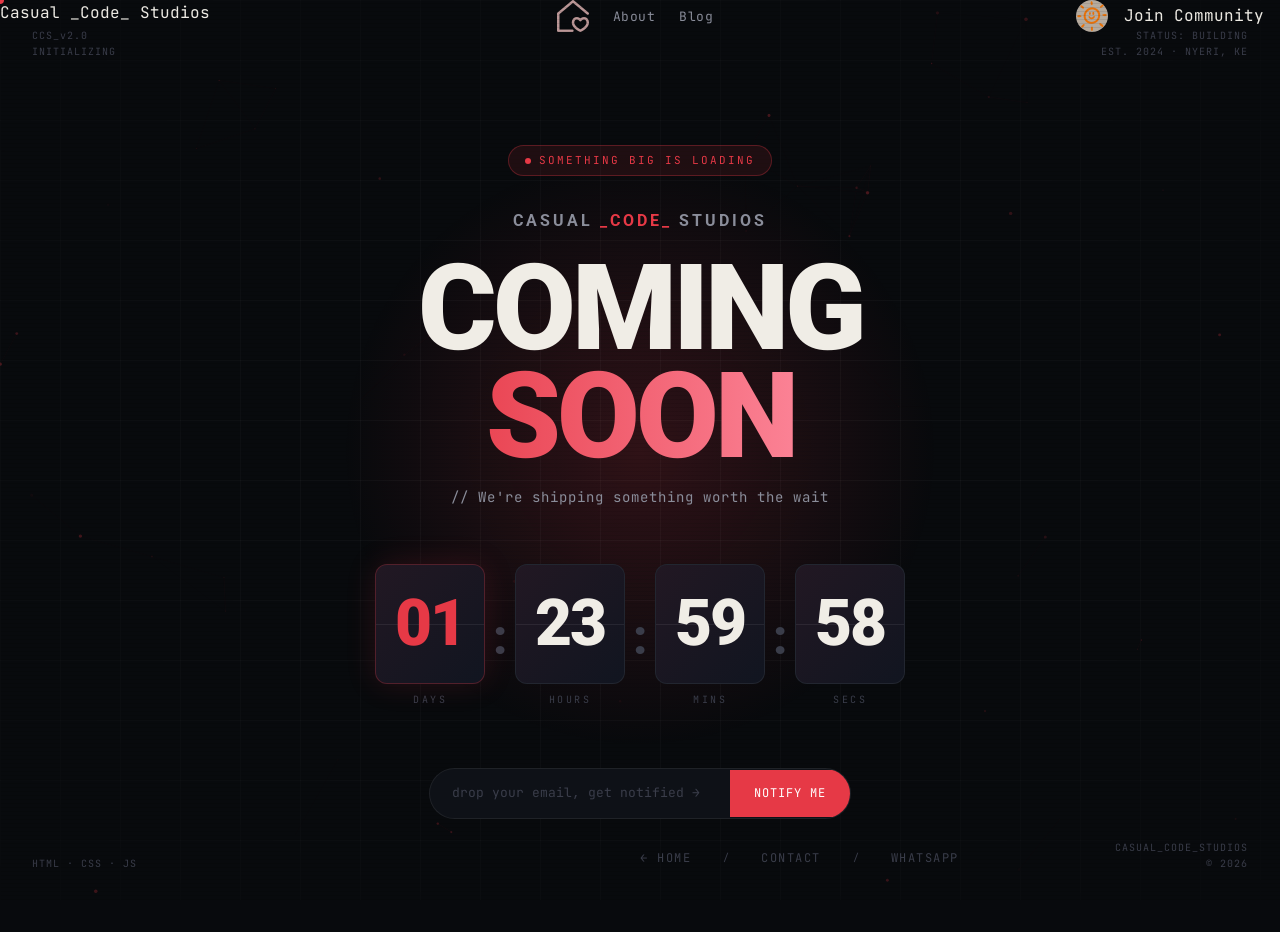
<file: admin.html>
<!DOCTYPE html>
<html lang="en">
<head>
  <meta charset="UTF-8">
  <meta name="viewport" content="width=device-width, initial-scale=1.0">
  <meta name="robots" content="noindex, nofollow, noarchive">
  <title>Admin — Casual Code Studios</title>
  <link rel="preconnect" href="https://fonts.googleapis.com">
  <link rel="preconnect" href="https://fonts.gstatic.com" crossorigin>
  <link rel="stylesheet" href="style.css">
  <link href="https://fonts.googleapis.com/css2?family=JetBrains+Mono:ital,wght@0,400;0,500;0,700;1,400&family=Roboto:wght@300;400;700;900&display=swap" rel="stylesheet">
  <style>
    :root {
      --red:       #e63946;
      --red-dark:  #9b1c2a;
      --red-glow:  rgba(230, 57, 70, 0.35);
      --red-soft:  rgba(230, 57, 70, 0.10);
      --bg:        #080a0d;
      --bg-2:      #0e1117;
      --bg-card:   #111520;
      --border:    rgba(255,255,255,0.07);
      --border-red:rgba(230, 57, 70, 0.3);
      --text:      #f0ede6;
      --muted:     #8a8d9a;
      --dim:       #3a3d4a;
      --mono:      'JetBrains Mono', monospace;
      --display:   'Roboto', sans-serif;
    }

    *, *::before, *::after { margin: 0; padding: 0; box-sizing: border-box; }

    html, body {
      height: 100%;
      background: var(--bg);
      color: var(--text);
      font-family: var(--mono);
      overflow: hidden;
    }

    /* ── CANVAS BACKGROUND ── */
    canvas#particles {
      position: fixed;
      inset: 0;
      z-index: 0;
      opacity: 0.5;
    }

    /* ── GRID LINES ── */
    .grid {
      position: fixed;
      inset: 0;
      z-index: 1;
      background-image:
        linear-gradient(rgba(255,255,255,0.03) 1px, transparent 1px),
        linear-gradient(90deg, rgba(255,255,255,0.03) 1px, transparent 1px);
      background-size: 60px 60px;
      mask-image: radial-gradient(ellipse 80% 80% at 50% 50%, black 20%, transparent 100%);
    }

    /* ── RED GLOW BLOB ── */
    .blob {
      position: fixed;
      width: 600px; height: 600px;
      border-radius: 50%;
      background: radial-gradient(circle, rgba(230,57,70,0.18) 0%, transparent 70%);
      top: 50%; left: 50%;
      transform: translate(-50%, -50%);
      z-index: 1;
      animation: pulse-blob 6s ease-in-out infinite;
    }
    @keyframes pulse-blob {
      0%, 100% { transform: translate(-50%, -50%) scale(1); opacity: 0.8; }
      50%       { transform: translate(-50%, -50%) scale(1.15); opacity: 1; }
    }

    /* ── SCAN LINE ── */
    .scanline {
      position: fixed;
      inset: 0;
      z-index: 2;
      background: repeating-linear-gradient(
        to bottom,
        transparent 0px,
        transparent 3px,
        rgba(0,0,0,0.08) 3px,
        rgba(0,0,0,0.08) 4px
      );
      pointer-events: none;
    }

    /* ── MAIN WRAPPER ── */
    .stage {
      position: relative;
      z-index: 10;
      height: 100vh;
      display: flex;
      flex-direction: column;
      align-items: center;
      justify-content: center;
      padding: 40px 24px;
      gap: 0;
    }

    /* ── TOP TAG ── */
    .tag {
      display: inline-flex;
      align-items: center;
      gap: 8px;
      padding: 6px 16px;
      border: 1px solid var(--border-red);
      border-radius: 50px;
      background: var(--red-soft);
      font-size: 11px;
      letter-spacing: 2px;
      text-transform: uppercase;
      color: var(--red);
      margin-bottom: 32px;
      opacity: 0;
      animation: fade-up 0.6s 0.2s ease forwards;
    }
    .tag-dot {
      width: 6px; height: 6px;
      border-radius: 50%;
      background: var(--red);
      animation: blink-dot 1.4s ease-in-out infinite;
    }
    @keyframes blink-dot {
      0%,100% { opacity: 1; } 50% { opacity: 0.2; }
    }

    /* ── LOGO ── */
    .logo {
      font-family: var(--display);
      font-size: clamp(13px, 2vw, 16px);
      font-weight: 700;
      letter-spacing: 3px;
      text-transform: uppercase;
      color: var(--muted);
      margin-bottom: 20px;
      opacity: 0;
      animation: fade-up 0.6s 0.35s ease forwards;
    }
    .logo span { color: var(--red); }

    /* ── HEADLINE ── */
    .headline {
      font-family: var(--display);
      font-size: clamp(52px, 10vw, 120px);
      font-weight: 900;
      line-height: 0.9;
      letter-spacing: -4px;
      text-transform: uppercase;
      text-align: center;
      margin-bottom: 16px;
      opacity: 0;
      animation: fade-up 0.7s 0.5s ease forwards;
    }
    .headline .line1 { display: block; color: var(--text); }
    .headline .line2 {
      display: block;
      background: linear-gradient(90deg, var(--red) 0%, #ff8fa3 50%, var(--red) 100%);
      background-size: 200%;
      -webkit-background-clip: text;
      -webkit-text-fill-color: transparent;
      background-clip: text;
      animation: gradient-slide 3s linear infinite, fade-up 0.7s 0.5s ease forwards;
    }
    @keyframes gradient-slide {
      0% { background-position: 0% } 100% { background-position: 200%; }
    }

    /* ── SUBLINE ── */
    .subline {
      font-size: clamp(12px, 1.5vw, 14px);
      color: var(--muted);
      letter-spacing: 1px;
      margin-bottom: 56px;
      opacity: 0;
      animation: fade-up 0.6s 0.65s ease forwards;
    }

    /* ── COUNTDOWN ── */
    .countdown {
      display: flex;
      align-items: flex-start;
      gap: 8px;
      margin-bottom: 60px;
      opacity: 0;
      animation: fade-up 0.7s 0.8s ease forwards;
    }
    .count-block {
      display: flex;
      flex-direction: column;
      align-items: center;
      gap: 8px;
    }
    .count-card {
      position: relative;
      width: clamp(72px, 14vw, 110px);
      height: clamp(80px, 15vw, 120px);
      background: var(--bg-card);
      border: 1px solid var(--border);
      border-radius: 12px;
      display: flex;
      align-items: center;
      justify-content: center;
      overflow: hidden;
    }
    .count-card::before {
      content: '';
      position: absolute;
      inset: 0;
      background: linear-gradient(135deg, rgba(230,57,70,0.08), transparent);
    }
    .count-card::after {
      content: '';
      position: absolute;
      top: 50%; left: 0; right: 0;
      height: 1px;
      background: var(--border);
    }
    .count-num {
      font-family: var(--display);
      font-size: clamp(36px, 8vw, 64px);
      font-weight: 900;
      color: var(--text);
      letter-spacing: -2px;
      position: relative;
      z-index: 2;
      transition: transform 0.2s ease;
    }
    .count-num.flip {
      animation: flip-num 0.35s ease;
    }
    @keyframes flip-num {
      0%   { transform: translateY(0) scaleY(1); opacity: 1; }
      50%  { transform: translateY(-12px) scaleY(0.6); opacity: 0; }
      51%  { transform: translateY(12px) scaleY(0.6); opacity: 0; }
      100% { transform: translateY(0) scaleY(1); opacity: 1; }
    }
    .count-label {
      font-size: 10px;
      letter-spacing: 2.5px;
      text-transform: uppercase;
      color: var(--dim);
    }
    /* Red accent on days */
    .count-block:first-child .count-card {
      border-color: var(--border-red);
      box-shadow: 0 0 30px rgba(230,57,70,0.15);
    }
    .count-block:first-child .count-num { color: var(--red); }

    /* Separator colon */
    .colon {
      font-family: var(--display);
      font-size: clamp(28px, 6vw, 48px);
      font-weight: 900;
      color: var(--dim);
      margin-top: clamp(20px, 4vw, 36px);
      animation: blink-colon 1s step-end infinite;
      user-select: none;
    }
    @keyframes blink-colon {
      0%,100% { opacity: 1; } 50% { opacity: 0.1; }
    }

    /* ── NOTIFY ROW ── */
    .notify {
      display: flex;
      align-items: center;
      gap: 0;
      border: 1px solid var(--border);
      border-radius: 50px;
      overflow: hidden;
      background: var(--bg-2);
      opacity: 0;
      animation: fade-up 0.6s 1s ease forwards;
    }
    .notify input {
      background: transparent;
      border: none;
      outline: none;
      padding: 14px 22px;
      font-family: var(--mono);
      font-size: 13px;
      color: var(--text);
      width: clamp(200px, 30vw, 300px);
    }
    .notify input::placeholder { color: var(--dim); }
    .notify button {
      background: var(--red);
      color: #fff;
      border: none;
      padding: 14px 24px;
      font-family: var(--mono);
      font-size: 12px;
      letter-spacing: 1px;
      text-transform: uppercase;
      cursor: pointer;
      transition: background 0.3s;
      white-space: nowrap;
    }
    .notify button:hover { background: var(--red-dark); }

    /* ── BOTTOM NAV ── */
    .bottom-nav {
      position: fixed;
      bottom: 32px;
      left: 50%;
      transform: translateX(-50%);
      display: flex;
      align-items: center;
      gap: 32px;
      z-index: 20;
      opacity: 0;
      animation: fade-up 0.6s 1.2s ease forwards;
    }
    .bottom-nav a {
      font-size: 12px;
      letter-spacing: 1.5px;
      text-transform: uppercase;
      color: var(--dim);
      text-decoration: none;
      transition: color 0.3s;
    }
    .bottom-nav a:hover { color: var(--red); }
    .bottom-nav span { color: var(--dim); font-size: 10px; }

    /* ── CORNER DECO ── */
    .corner {
      position: fixed;
      font-size: 10px;
      letter-spacing: 1px;
      color: var(--dim);
      font-family: var(--mono);
    }
    .corner-tl { top: 28px; left: 32px; }
    .corner-tr { top: 28px; right: 32px; text-align: right; }
    .corner-bl { bottom: 28px; left: 32px; }
    .corner-br { bottom: 28px; right: 32px; text-align: right; }

    /* ── ANIMATIONS ── */
    @keyframes fade-up {
      from { opacity: 0; transform: translateY(24px); }
      to   { opacity: 1; transform: translateY(0); }
    }

    /* ── RESPONSIVE ── */
    @media (max-width: 600px) {
      .headline { letter-spacing: -2px; }
      .corner-tl, .corner-tr, .corner-bl, .corner-br { display: none; }
      .countdown { gap: 4px; }
      .colon { margin-top: clamp(16px, 4vw, 28px); }
    }
  </style>
</head>
<body>
  <!-- Custom Cursor -->
  <div class="cursor"></div>
  <div class="cursor-ring"><div id="clock"></div></div>

  <!-- ===== NAV ===== -->
  <nav class="nav" id="mainNav">
    <a href="index.html" class="nav-logo">Casual <span>_Code_</span> Studios</a>
    <ul class="nav-links">
      <li><a href="index.html"><img src="home.png" alt=""></a></li>
      <li><a href="about.html">About</a></li>
      <li><a href="blog.html">Blog</a></li>
    </ul>
    <div class="nav-actions">
      <button class="theme-toggle" title="Toggle theme"><img class="theme-icon" src="happy-sun.png" alt="happy sun icon"></button>
      <a href="blog.html" class="btn-nav show-if-logged-out">Join Community</a>
      <span class="show-if-logged-in" style="display:none">
        <button class="btn-nav logout-btn" style="background:transparent;color:var(--red);border-color:var(--red)">
          Hi, <span class="user-display-name"></span> · Logout
        </button>
      </span>
      <button class="hamburger" aria-label="Menu">
        <span></span><span></span><span></span>
      </button>
    </div>
  </nav>
  <canvas id="particles"></canvas>
  <div class="grid"></div>
  <div class="blob"></div>
  <div class="scanline"></div>

  <!-- Corner decorations -->
  <div class="corner corner-tl">CCS_v2.0<br>INITIALIZING</div>
  <div class="corner corner-tr">STATUS: BUILDING<br>EST. 2024 · NYERI, KE</div>
  <div class="corner corner-bl">HTML · CSS · JS</div>
  <div class="corner corner-br">CASUAL_CODE_STUDIOS<br>© 2026</div>

  <div class="stage">

    <div class="tag">
      <span class="tag-dot"></span>
      Something big is loading
    </div>

    <div class="logo">Casual <span>_Code_</span> Studios</div>

    <h1 class="headline">
      <span class="line1">Coming</span>
      <span class="line2">Soon</span>
    </h1>

    <p class="subline">// We're shipping something worth the wait</p>

    <!-- Countdown -->
    <div class="countdown">
      <div class="count-block">
        <div class="count-card"><span class="count-num" id="cd-days">02</span></div>
        <div class="count-label">Days</div>
      </div>
      <div class="colon">:</div>
      <div class="count-block">
        <div class="count-card"><span class="count-num" id="cd-hours">00</span></div>
        <div class="count-label">Hours</div>
      </div>
      <div class="colon">:</div>
      <div class="count-block">
        <div class="count-card"><span class="count-num" id="cd-mins">00</span></div>
        <div class="count-label">Mins</div>
      </div>
      <div class="colon">:</div>
      <div class="count-block">
        <div class="count-card"><span class="count-num" id="cd-secs">00</span></div>
        <div class="count-label">Secs</div>
      </div>
    </div>

    <!-- Notify -->
    <div class="notify">
      <input type="email" placeholder="drop your email, get notified →" id="notifyEmail">
      <button onclick="handleNotify()">Notify Me</button>
    </div>

  </div>

  <!-- Bottom nav back to home -->
  <nav class="bottom-nav">
    <a href="index.html">← Home</a>
    <span>/</span>
    <a href="mailto:kongobonface@gmail.com">Contact</a>
    <span>/</span>
    <a href="https://wa.me/254111760757" target="_blank">WhatsApp</a>
  </nav>

  <script>
    /* ── COUNTDOWN ── */
    const TARGET = new Date(Date.now() + 2 * 24 * 60 * 60 * 1000); // 2 days from now

    function pad(n) { return String(n).padStart(2, '0'); }

    function flipUpdate(el, val) {
      const padded = pad(val);
      if (el.textContent !== padded) {
        el.classList.remove('flip');
        void el.offsetWidth; // reflow
        el.classList.add('flip');
        el.textContent = padded;
      }
    }

    function tick() {
      const now  = Date.now();
      const diff = Math.max(0, TARGET - now);

      const days  = Math.floor(diff / 86400000);
      const hours = Math.floor((diff % 86400000) / 3600000);
      const mins  = Math.floor((diff % 3600000)  / 60000);
      const secs  = Math.floor((diff % 60000)    / 1000);

      flipUpdate(document.getElementById('cd-days'),  days);
      flipUpdate(document.getElementById('cd-hours'), hours);
      flipUpdate(document.getElementById('cd-mins'),  mins);
      flipUpdate(document.getElementById('cd-secs'),  secs);
    }

    tick();
    setInterval(tick, 1000);

    /* ── NOTIFY ── */
    function handleNotify() {
      const email = document.getElementById('notifyEmail').value.trim();
      if (!email || !email.includes('@')) {
        alert('Please enter a valid email address.');
        return;
      }
      alert(`Got it! We'll notify ${email} when we launch. 🚀`);
      document.getElementById('notifyEmail').value = '';
    }

    /* ── PARTICLE CANVAS ── */
    const canvas = document.getElementById('particles');
    const ctx    = canvas.getContext('2d');
    let W, H, dots = [];

    function resize() {
      W = canvas.width  = window.innerWidth;
      H = canvas.height = window.innerHeight;
    }

    function initDots() {
      dots = Array.from({ length: 60 }, () => ({
        x: Math.random() * W,
        y: Math.random() * H,
        r: Math.random() * 1.5 + 0.3,
        dx: (Math.random() - 0.5) * 0.3,
        dy: (Math.random() - 0.5) * 0.3,
        a: Math.random()
      }));
    }

    function drawDots() {
      ctx.clearRect(0, 0, W, H);
      dots.forEach(d => {
        d.x += d.dx; d.y += d.dy;
        if (d.x < 0) d.x = W; if (d.x > W) d.x = 0;
        if (d.y < 0) d.y = H; if (d.y > H) d.y = 0;
        ctx.beginPath();
        ctx.arc(d.x, d.y, d.r, 0, Math.PI * 2);
        ctx.fillStyle = `rgba(230,57,70,${d.a * 0.6})`;
        ctx.fill();
      });

      // draw connecting lines
      for (let i = 0; i < dots.length; i++) {
        for (let j = i + 1; j < dots.length; j++) {
          const dist = Math.hypot(dots[i].x - dots[j].x, dots[i].y - dots[j].y);
          if (dist < 120) {
            ctx.beginPath();
            ctx.moveTo(dots[i].x, dots[i].y);
            ctx.lineTo(dots[j].x, dots[j].y);
            ctx.strokeStyle = `rgba(230,57,70,${(1 - dist / 120) * 0.12})`;
            ctx.lineWidth = 0.6;
            ctx.stroke();
          }
        }
      }
      requestAnimationFrame(drawDots);
    }

    resize();
    initDots();
    drawDots();
    window.addEventListener('resize', () => { resize(); initDots(); });
  </script>
</body>
</html>
</file>
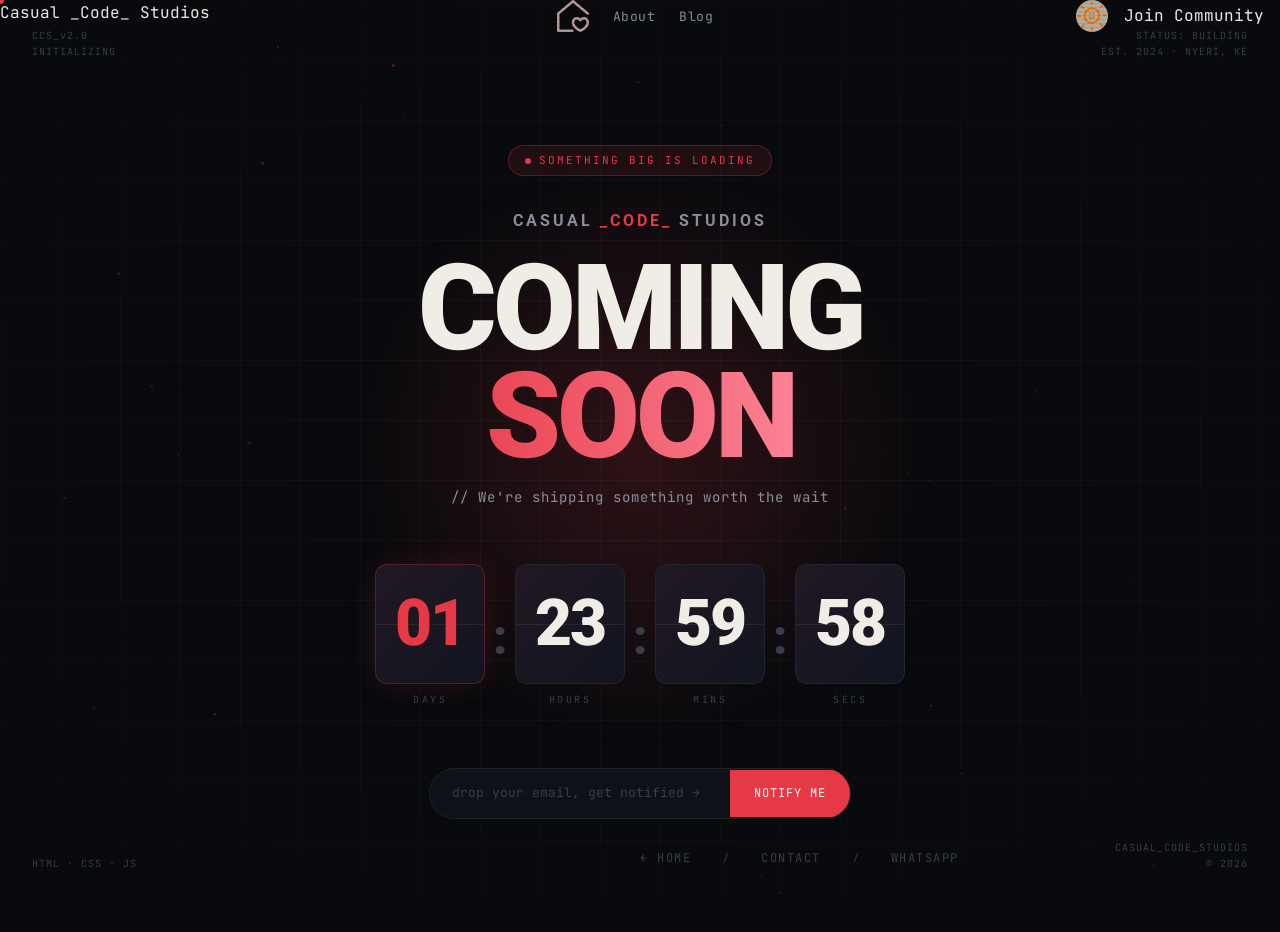
<file: blog.html>
<!DOCTYPE html>
<html lang="en">
<head>
  <meta charset="UTF-8">
  <meta name="viewport" content="width=device-width, initial-scale=1.0">
  <meta name="description" content="Web development insights, tutorials, and digital tips from Casual Code Studios in Kisii County, Kenya.">
  <meta name="robots" content="index, follow, max-image-preview:large">
  <link rel="canonical" href="https://casualcodestudios.co.ke/blog.html">
  <meta property="og:type" content="website">
  <meta property="og:title" content="Web Development Blog | Casual Code Studios">
  <meta property="og:description" content="Web development insights and practical digital tips from Casual Code Studios.">
  <meta property="og:url" content="https://casualcodestudios.co.ke/blog.html">
  <meta property="og:site_name" content="Casual Code Studios">
  <title>Web Development Blog | Casual Code Studios</title>
  <link rel="preconnect" href="https://fonts.googleapis.com">
  <link rel="preconnect" href="https://fonts.gstatic.com" crossorigin>
  <link rel="stylesheet" href="style.css">
  <link href="https://fonts.googleapis.com/css2?family=JetBrains+Mono:ital,wght@0,400;0,500;0,700;1,400&family=Roboto:wght@300;400;700;900&display=swap" rel="stylesheet">
  <style>
    :root {
      --red:       #e63946;
      --red-dark:  #9b1c2a;
      --red-glow:  rgba(230, 57, 70, 0.35);
      --red-soft:  rgba(230, 57, 70, 0.10);
      --bg:        #080a0d;
      --bg-2:      #0e1117;
      --bg-card:   #111520;
      --border:    rgba(255,255,255,0.07);
      --border-red:rgba(230, 57, 70, 0.3);
      --text:      #f0ede6;
      --muted:     #8a8d9a;
      --dim:       #3a3d4a;
      --mono:      'JetBrains Mono', monospace;
      --display:   'Roboto', sans-serif;
    }

    *, *::before, *::after { margin: 0; padding: 0; box-sizing: border-box; }

    html, body {
      height: 100%;
      background: var(--bg);
      color: var(--text);
      font-family: var(--mono);
      overflow: hidden;
    }

    /* ── CANVAS BACKGROUND ── */
    canvas#particles {
      position: fixed;
      inset: 0;
      z-index: 0;
      opacity: 0.5;
    }

    /* ── GRID LINES ── */
    .grid {
      position: fixed;
      inset: 0;
      z-index: 1;
      background-image:
        linear-gradient(rgba(255,255,255,0.03) 1px, transparent 1px),
        linear-gradient(90deg, rgba(255,255,255,0.03) 1px, transparent 1px);
      background-size: 60px 60px;
      mask-image: radial-gradient(ellipse 80% 80% at 50% 50%, black 20%, transparent 100%);
    }

    /* ── RED GLOW BLOB ── */
    .blob {
      position: fixed;
      width: 600px; height: 600px;
      border-radius: 50%;
      background: radial-gradient(circle, rgba(230,57,70,0.18) 0%, transparent 70%);
      top: 50%; left: 50%;
      transform: translate(-50%, -50%);
      z-index: 1;
      animation: pulse-blob 6s ease-in-out infinite;
    }
    @keyframes pulse-blob {
      0%, 100% { transform: translate(-50%, -50%) scale(1); opacity: 0.8; }
      50%       { transform: translate(-50%, -50%) scale(1.15); opacity: 1; }
    }

    /* ── SCAN LINE ── */
    .scanline {
      position: fixed;
      inset: 0;
      z-index: 2;
      background: repeating-linear-gradient(
        to bottom,
        transparent 0px,
        transparent 3px,
        rgba(0,0,0,0.08) 3px,
        rgba(0,0,0,0.08) 4px
      );
      pointer-events: none;
    }

    /* ── MAIN WRAPPER ── */
    .stage {
      position: relative;
      z-index: 10;
      height: 100vh;
      display: flex;
      flex-direction: column;
      align-items: center;
      justify-content: center;
      padding: 40px 24px;
      gap: 0;
    }

    /* ── TOP TAG ── */
    .tag {
      display: inline-flex;
      align-items: center;
      gap: 8px;
      padding: 6px 16px;
      border: 1px solid var(--border-red);
      border-radius: 50px;
      background: var(--red-soft);
      font-size: 11px;
      letter-spacing: 2px;
      text-transform: uppercase;
      color: var(--red);
      margin-bottom: 32px;
      opacity: 0;
      animation: fade-up 0.6s 0.2s ease forwards;
    }
    .tag-dot {
      width: 6px; height: 6px;
      border-radius: 50%;
      background: var(--red);
      animation: blink-dot 1.4s ease-in-out infinite;
    }
    @keyframes blink-dot {
      0%,100% { opacity: 1; } 50% { opacity: 0.2; }
    }

    /* ── LOGO ── */
    .logo {
      font-family: var(--display);
      font-size: clamp(13px, 2vw, 16px);
      font-weight: 700;
      letter-spacing: 3px;
      text-transform: uppercase;
      color: var(--muted);
      margin-bottom: 20px;
      opacity: 0;
      animation: fade-up 0.6s 0.35s ease forwards;
    }
    .logo span { color: var(--red); }

    /* ── HEADLINE ── */
    .headline {
      font-family: var(--display);
      font-size: clamp(52px, 10vw, 120px);
      font-weight: 900;
      line-height: 0.9;
      letter-spacing: -4px;
      text-transform: uppercase;
      text-align: center;
      margin-bottom: 16px;
      opacity: 0;
      animation: fade-up 0.7s 0.5s ease forwards;
    }
    .headline .line1 { display: block; color: var(--text); }
    .headline .line2 {
      display: block;
      background: linear-gradient(90deg, var(--red) 0%, #ff8fa3 50%, var(--red) 100%);
      background-size: 200%;
      -webkit-background-clip: text;
      -webkit-text-fill-color: transparent;
      background-clip: text;
      animation: gradient-slide 3s linear infinite, fade-up 0.7s 0.5s ease forwards;
    }
    @keyframes gradient-slide {
      0% { background-position: 0% } 100% { background-position: 200%; }
    }

    /* ── SUBLINE ── */
    .subline {
      font-size: clamp(12px, 1.5vw, 14px);
      color: var(--muted);
      letter-spacing: 1px;
      margin-bottom: 56px;
      opacity: 0;
      animation: fade-up 0.6s 0.65s ease forwards;
    }

    /* ── COUNTDOWN ── */
    .countdown {
      display: flex;
      align-items: flex-start;
      gap: 8px;
      margin-bottom: 60px;
      opacity: 0;
      animation: fade-up 0.7s 0.8s ease forwards;
    }
    .count-block {
      display: flex;
      flex-direction: column;
      align-items: center;
      gap: 8px;
    }
    .count-card {
      position: relative;
      width: clamp(72px, 14vw, 110px);
      height: clamp(80px, 15vw, 120px);
      background: var(--bg-card);
      border: 1px solid var(--border);
      border-radius: 12px;
      display: flex;
      align-items: center;
      justify-content: center;
      overflow: hidden;
    }
    .count-card::before {
      content: '';
      position: absolute;
      inset: 0;
      background: linear-gradient(135deg, rgba(230,57,70,0.08), transparent);
    }
    .count-card::after {
      content: '';
      position: absolute;
      top: 50%; left: 0; right: 0;
      height: 1px;
      background: var(--border);
    }
    .count-num {
      font-family: var(--display);
      font-size: clamp(36px, 8vw, 64px);
      font-weight: 900;
      color: var(--text);
      letter-spacing: -2px;
      position: relative;
      z-index: 2;
      transition: transform 0.2s ease;
    }
    .count-num.flip {
      animation: flip-num 0.35s ease;
    }
    @keyframes flip-num {
      0%   { transform: translateY(0) scaleY(1); opacity: 1; }
      50%  { transform: translateY(-12px) scaleY(0.6); opacity: 0; }
      51%  { transform: translateY(12px) scaleY(0.6); opacity: 0; }
      100% { transform: translateY(0) scaleY(1); opacity: 1; }
    }
    .count-label {
      font-size: 10px;
      letter-spacing: 2.5px;
      text-transform: uppercase;
      color: var(--dim);
    }
    /* Red accent on days */
    .count-block:first-child .count-card {
      border-color: var(--border-red);
      box-shadow: 0 0 30px rgba(230,57,70,0.15);
    }
    .count-block:first-child .count-num { color: var(--red); }

    /* Separator colon */
    .colon {
      font-family: var(--display);
      font-size: clamp(28px, 6vw, 48px);
      font-weight: 900;
      color: var(--dim);
      margin-top: clamp(20px, 4vw, 36px);
      animation: blink-colon 1s step-end infinite;
      user-select: none;
    }
    @keyframes blink-colon {
      0%,100% { opacity: 1; } 50% { opacity: 0.1; }
    }

    /* ── NOTIFY ROW ── */
    .notify {
      display: flex;
      align-items: center;
      gap: 0;
      border: 1px solid var(--border);
      border-radius: 50px;
      overflow: hidden;
      background: var(--bg-2);
      opacity: 0;
      animation: fade-up 0.6s 1s ease forwards;
    }
    .notify input {
      background: transparent;
      border: none;
      outline: none;
      padding: 14px 22px;
      font-family: var(--mono);
      font-size: 13px;
      color: var(--text);
      width: clamp(200px, 30vw, 300px);
    }
    .notify input::placeholder { color: var(--dim); }
    .notify button {
      background: var(--red);
      color: #fff;
      border: none;
      padding: 14px 24px;
      font-family: var(--mono);
      font-size: 12px;
      letter-spacing: 1px;
      text-transform: uppercase;
      cursor: pointer;
      transition: background 0.3s;
      white-space: nowrap;
    }
    .notify button:hover { background: var(--red-dark); }

    /* ── BOTTOM NAV ── */
    .bottom-nav {
      position: fixed;
      bottom: 32px;
      left: 50%;
      transform: translateX(-50%);
      display: flex;
      align-items: center;
      gap: 32px;
      z-index: 20;
      opacity: 0;
      animation: fade-up 0.6s 1.2s ease forwards;
    }
    .bottom-nav a {
      font-size: 12px;
      letter-spacing: 1.5px;
      text-transform: uppercase;
      color: var(--dim);
      text-decoration: none;
      transition: color 0.3s;
    }
    .bottom-nav a:hover { color: var(--red); }
    .bottom-nav span { color: var(--dim); font-size: 10px; }

    /* ── CORNER DECO ── */
    .corner {
      position: fixed;
      font-size: 10px;
      letter-spacing: 1px;
      color: var(--dim);
      font-family: var(--mono);
    }
    .corner-tl { top: 28px; left: 32px; }
    .corner-tr { top: 28px; right: 32px; text-align: right; }
    .corner-bl { bottom: 28px; left: 32px; }
    .corner-br { bottom: 28px; right: 32px; text-align: right; }

    /* ── ANIMATIONS ── */
    @keyframes fade-up {
      from { opacity: 0; transform: translateY(24px); }
      to   { opacity: 1; transform: translateY(0); }
    }

    /* ── RESPONSIVE ── */
    @media (max-width: 600px) {
      .headline { letter-spacing: -2px; }
      .corner-tl, .corner-tr, .corner-bl, .corner-br { display: none; }
      .countdown { gap: 4px; }
      .colon { margin-top: clamp(16px, 4vw, 28px); }
    }
  </style>
</head>
<body>
  <!-- Custom Cursor -->
  <div class="cursor"></div>
  <div class="cursor-ring"><div id="clock"></div></div>

  <!-- ===== NAV ===== -->
  <nav class="nav" id="mainNav">
    <a href="index.html" class="nav-logo">Casual <span>_Code_</span> Studios</a>
    <ul class="nav-links">
      <li><a href="index.html"><img src="home.png" alt=""></a></li>
      <li><a href="about.html">About</a></li>
      <li><a href="blog.html">Blog</a></li>
    </ul>
    <div class="nav-actions">
      <button class="theme-toggle" title="Toggle theme"><img class="theme-icon" src="happy-sun.png" alt="happy sun icon"></button>
      <a href="blog.html" class="btn-nav show-if-logged-out">Join Community</a>
      <span class="show-if-logged-in" style="display:none">
        <button class="btn-nav logout-btn" style="background:transparent;color:var(--red);border-color:var(--red)">
          Hi, <span class="user-display-name"></span> · Logout
        </button>
      </span>
      <button class="hamburger" aria-label="Menu">
        <span></span><span></span><span></span>
      </button>
    </div>
  </nav>
  <canvas id="particles"></canvas>
  <div class="grid"></div>
  <div class="blob"></div>
  <div class="scanline"></div>

  <!-- Corner decorations -->
  <div class="corner corner-tl">CCS_v2.0<br>INITIALIZING</div>
  <div class="corner corner-tr">STATUS: BUILDING<br>EST. 2024 · NYERI, KE</div>
  <div class="corner corner-bl">HTML · CSS · JS</div>
  <div class="corner corner-br">CASUAL_CODE_STUDIOS<br>© 2026</div>

  <div class="stage">

    <div class="tag">
      <span class="tag-dot"></span>
      Something big is loading
    </div>

    <div class="logo">Casual <span>_Code_</span> Studios</div>

    <h1 class="headline">
      <span class="line1">Coming</span>
      <span class="line2">Soon</span>
    </h1>

    <p class="subline">// We're shipping something worth the wait</p>

    <!-- Countdown -->
    <div class="countdown">
      <div class="count-block">
        <div class="count-card"><span class="count-num" id="cd-days">02</span></div>
        <div class="count-label">Days</div>
      </div>
      <div class="colon">:</div>
      <div class="count-block">
        <div class="count-card"><span class="count-num" id="cd-hours">00</span></div>
        <div class="count-label">Hours</div>
      </div>
      <div class="colon">:</div>
      <div class="count-block">
        <div class="count-card"><span class="count-num" id="cd-mins">00</span></div>
        <div class="count-label">Mins</div>
      </div>
      <div class="colon">:</div>
      <div class="count-block">
        <div class="count-card"><span class="count-num" id="cd-secs">00</span></div>
        <div class="count-label">Secs</div>
      </div>
    </div>

    <!-- Notify -->
    <div class="notify">
      <input type="email" placeholder="drop your email, get notified →" id="notifyEmail">
      <button onclick="handleNotify()">Notify Me</button>
    </div>

  </div>

  <!-- Bottom nav back to home -->
  <nav class="bottom-nav">
    <a href="index.html">← Home</a>
    <span>/</span>
    <a href="mailto:kongobonface@gmail.com">Contact</a>
    <span>/</span>
    <a href="https://wa.me/254111760757" target="_blank">WhatsApp</a>
  </nav>

  <script>
    /* ── COUNTDOWN ── */
    const TARGET = new Date(Date.now() + 2 * 24 * 60 * 60 * 1000); // 2 days from now

    function pad(n) { return String(n).padStart(2, '0'); }

    function flipUpdate(el, val) {
      const padded = pad(val);
      if (el.textContent !== padded) {
        el.classList.remove('flip');
        void el.offsetWidth; // reflow
        el.classList.add('flip');
        el.textContent = padded;
      }
    }

    function tick() {
      const now  = Date.now();
      const diff = Math.max(0, TARGET - now);

      const days  = Math.floor(diff / 86400000);
      const hours = Math.floor((diff % 86400000) / 3600000);
      const mins  = Math.floor((diff % 3600000)  / 60000);
      const secs  = Math.floor((diff % 60000)    / 1000);

      flipUpdate(document.getElementById('cd-days'),  days);
      flipUpdate(document.getElementById('cd-hours'), hours);
      flipUpdate(document.getElementById('cd-mins'),  mins);
      flipUpdate(document.getElementById('cd-secs'),  secs);
    }

    tick();
    setInterval(tick, 1000);

    /* ── NOTIFY ── */
    function handleNotify() {
      const email = document.getElementById('notifyEmail').value.trim();
      if (!email || !email.includes('@')) {
        alert('Please enter a valid email address.');
        return;
      }
      alert(`Got it! We'll notify ${email} when we launch. 🚀`);
      document.getElementById('notifyEmail').value = '';
    }

    /* ── PARTICLE CANVAS ── */
    const canvas = document.getElementById('particles');
    const ctx    = canvas.getContext('2d');
    let W, H, dots = [];

    function resize() {
      W = canvas.width  = window.innerWidth;
      H = canvas.height = window.innerHeight;
    }

    function initDots() {
      dots = Array.from({ length: 60 }, () => ({
        x: Math.random() * W,
        y: Math.random() * H,
        r: Math.random() * 1.5 + 0.3,
        dx: (Math.random() - 0.5) * 0.3,
        dy: (Math.random() - 0.5) * 0.3,
        a: Math.random()
      }));
    }

    function drawDots() {
      ctx.clearRect(0, 0, W, H);
      dots.forEach(d => {
        d.x += d.dx; d.y += d.dy;
        if (d.x < 0) d.x = W; if (d.x > W) d.x = 0;
        if (d.y < 0) d.y = H; if (d.y > H) d.y = 0;
        ctx.beginPath();
        ctx.arc(d.x, d.y, d.r, 0, Math.PI * 2);
        ctx.fillStyle = `rgba(230,57,70,${d.a * 0.6})`;
        ctx.fill();
      });

      // draw connecting lines
      for (let i = 0; i < dots.length; i++) {
        for (let j = i + 1; j < dots.length; j++) {
          const dist = Math.hypot(dots[i].x - dots[j].x, dots[i].y - dots[j].y);
          if (dist < 120) {
            ctx.beginPath();
            ctx.moveTo(dots[i].x, dots[i].y);
            ctx.lineTo(dots[j].x, dots[j].y);
            ctx.strokeStyle = `rgba(230,57,70,${(1 - dist / 120) * 0.12})`;
            ctx.lineWidth = 0.6;
            ctx.stroke();
          }
        }
      }
      requestAnimationFrame(drawDots);
    }

    resize();
    initDots();
    drawDots();
    window.addEventListener('resize', () => { resize(); initDots(); });
  </script>
</body>
</html>
</file>
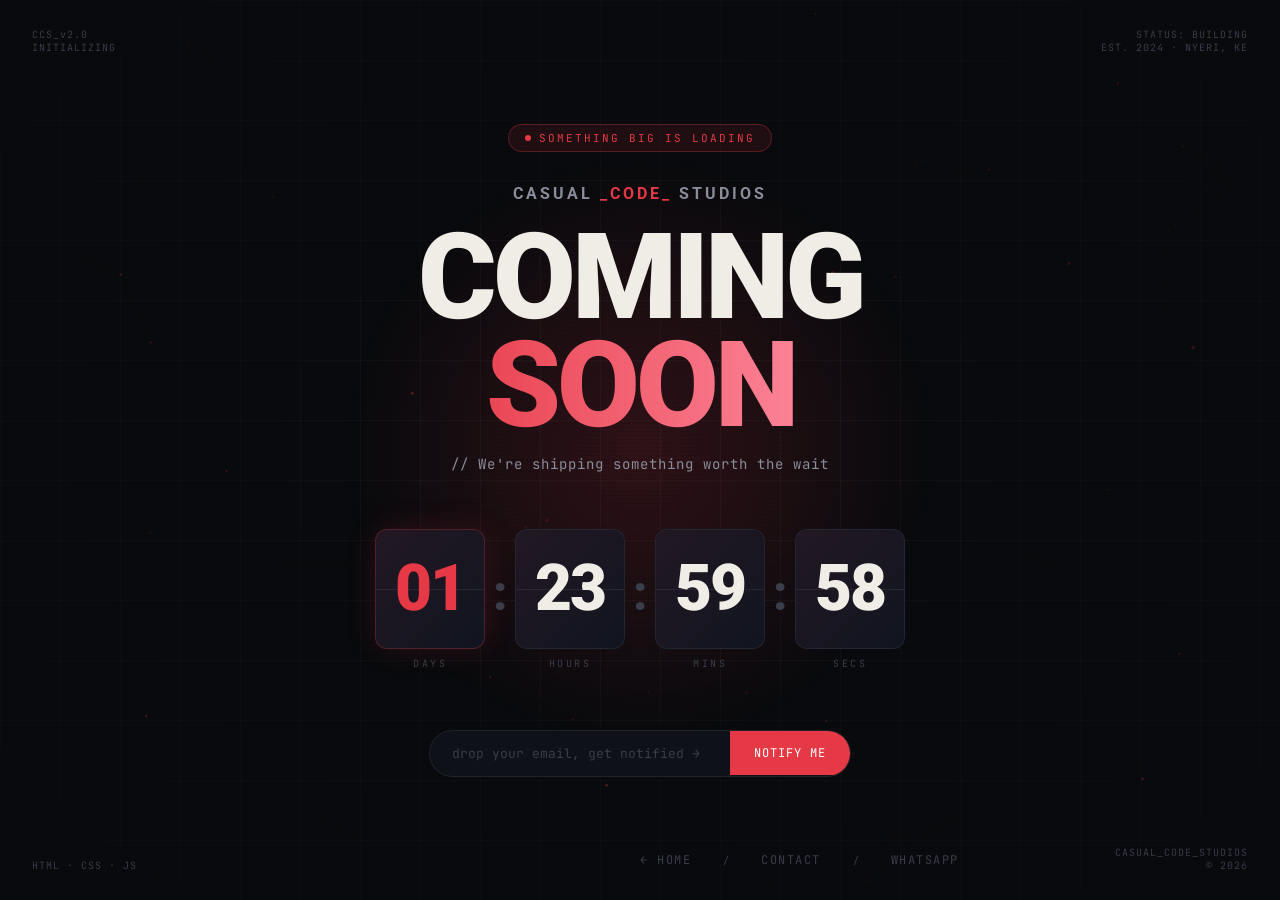
<file: coming-soon.html>
<!DOCTYPE html>
<html lang="en">
<head>
  <meta charset="UTF-8">
  <meta name="viewport" content="width=device-width, initial-scale=1.0">
  <meta name="robots" content="noindex, nofollow, noarchive">
  <title>Coming Soon — Casual Code Studios</title>
  <link rel="preconnect" href="https://fonts.googleapis.com">
  <link rel="preconnect" href="https://fonts.gstatic.com" crossorigin>
  <link href="https://fonts.googleapis.com/css2?family=JetBrains+Mono:ital,wght@0,400;0,500;0,700;1,400&family=Roboto:wght@300;400;700;900&display=swap" rel="stylesheet">
  <style>
    :root {
      --red:       #e63946;
      --red-dark:  #9b1c2a;
      --red-glow:  rgba(230, 57, 70, 0.35);
      --red-soft:  rgba(230, 57, 70, 0.10);
      --bg:        #080a0d;
      --bg-2:      #0e1117;
      --bg-card:   #111520;
      --border:    rgba(255,255,255,0.07);
      --border-red:rgba(230, 57, 70, 0.3);
      --text:      #f0ede6;
      --muted:     #8a8d9a;
      --dim:       #3a3d4a;
      --mono:      'JetBrains Mono', monospace;
      --display:   'Roboto', sans-serif;
    }

    *, *::before, *::after { margin: 0; padding: 0; box-sizing: border-box; }

    html, body {
      height: 100%;
      background: var(--bg);
      color: var(--text);
      font-family: var(--mono);
      overflow: hidden;
    }

    /* ── CANVAS BACKGROUND ── */
    canvas#particles {
      position: fixed;
      inset: 0;
      z-index: 0;
      opacity: 0.5;
    }

    /* ── GRID LINES ── */
    .grid {
      position: fixed;
      inset: 0;
      z-index: 1;
      background-image:
        linear-gradient(rgba(255,255,255,0.03) 1px, transparent 1px),
        linear-gradient(90deg, rgba(255,255,255,0.03) 1px, transparent 1px);
      background-size: 60px 60px;
      mask-image: radial-gradient(ellipse 80% 80% at 50% 50%, black 20%, transparent 100%);
    }

    /* ── RED GLOW BLOB ── */
    .blob {
      position: fixed;
      width: 600px; height: 600px;
      border-radius: 50%;
      background: radial-gradient(circle, rgba(230,57,70,0.18) 0%, transparent 70%);
      top: 50%; left: 50%;
      transform: translate(-50%, -50%);
      z-index: 1;
      animation: pulse-blob 6s ease-in-out infinite;
    }
    @keyframes pulse-blob {
      0%, 100% { transform: translate(-50%, -50%) scale(1); opacity: 0.8; }
      50%       { transform: translate(-50%, -50%) scale(1.15); opacity: 1; }
    }

    /* ── SCAN LINE ── */
    .scanline {
      position: fixed;
      inset: 0;
      z-index: 2;
      background: repeating-linear-gradient(
        to bottom,
        transparent 0px,
        transparent 3px,
        rgba(0,0,0,0.08) 3px,
        rgba(0,0,0,0.08) 4px
      );
      pointer-events: none;
    }

    /* ── MAIN WRAPPER ── */
    .stage {
      position: relative;
      z-index: 10;
      height: 100vh;
      display: flex;
      flex-direction: column;
      align-items: center;
      justify-content: center;
      padding: 40px 24px;
      gap: 0;
    }

    /* ── TOP TAG ── */
    .tag {
      display: inline-flex;
      align-items: center;
      gap: 8px;
      padding: 6px 16px;
      border: 1px solid var(--border-red);
      border-radius: 50px;
      background: var(--red-soft);
      font-size: 11px;
      letter-spacing: 2px;
      text-transform: uppercase;
      color: var(--red);
      margin-bottom: 32px;
      opacity: 0;
      animation: fade-up 0.6s 0.2s ease forwards;
    }
    .tag-dot {
      width: 6px; height: 6px;
      border-radius: 50%;
      background: var(--red);
      animation: blink-dot 1.4s ease-in-out infinite;
    }
    @keyframes blink-dot {
      0%,100% { opacity: 1; } 50% { opacity: 0.2; }
    }

    /* ── LOGO ── */
    .logo {
      font-family: var(--display);
      font-size: clamp(13px, 2vw, 16px);
      font-weight: 700;
      letter-spacing: 3px;
      text-transform: uppercase;
      color: var(--muted);
      margin-bottom: 20px;
      opacity: 0;
      animation: fade-up 0.6s 0.35s ease forwards;
    }
    .logo span { color: var(--red); }

    /* ── HEADLINE ── */
    .headline {
      font-family: var(--display);
      font-size: clamp(52px, 10vw, 120px);
      font-weight: 900;
      line-height: 0.9;
      letter-spacing: -4px;
      text-transform: uppercase;
      text-align: center;
      margin-bottom: 16px;
      opacity: 0;
      animation: fade-up 0.7s 0.5s ease forwards;
    }
    .headline .line1 { display: block; color: var(--text); }
    .headline .line2 {
      display: block;
      background: linear-gradient(90deg, var(--red) 0%, #ff8fa3 50%, var(--red) 100%);
      background-size: 200%;
      -webkit-background-clip: text;
      -webkit-text-fill-color: transparent;
      background-clip: text;
      animation: gradient-slide 3s linear infinite, fade-up 0.7s 0.5s ease forwards;
    }
    @keyframes gradient-slide {
      0% { background-position: 0% } 100% { background-position: 200%; }
    }

    /* ── SUBLINE ── */
    .subline {
      font-size: clamp(12px, 1.5vw, 14px);
      color: var(--muted);
      letter-spacing: 1px;
      margin-bottom: 56px;
      opacity: 0;
      animation: fade-up 0.6s 0.65s ease forwards;
    }

    /* ── COUNTDOWN ── */
    .countdown {
      display: flex;
      align-items: flex-start;
      gap: 8px;
      margin-bottom: 60px;
      opacity: 0;
      animation: fade-up 0.7s 0.8s ease forwards;
    }
    .count-block {
      display: flex;
      flex-direction: column;
      align-items: center;
      gap: 8px;
    }
    .count-card {
      position: relative;
      width: clamp(72px, 14vw, 110px);
      height: clamp(80px, 15vw, 120px);
      background: var(--bg-card);
      border: 1px solid var(--border);
      border-radius: 12px;
      display: flex;
      align-items: center;
      justify-content: center;
      overflow: hidden;
    }
    .count-card::before {
      content: '';
      position: absolute;
      inset: 0;
      background: linear-gradient(135deg, rgba(230,57,70,0.08), transparent);
    }
    .count-card::after {
      content: '';
      position: absolute;
      top: 50%; left: 0; right: 0;
      height: 1px;
      background: var(--border);
    }
    .count-num {
      font-family: var(--display);
      font-size: clamp(36px, 8vw, 64px);
      font-weight: 900;
      color: var(--text);
      letter-spacing: -2px;
      position: relative;
      z-index: 2;
      transition: transform 0.2s ease;
    }
    .count-num.flip {
      animation: flip-num 0.35s ease;
    }
    @keyframes flip-num {
      0%   { transform: translateY(0) scaleY(1); opacity: 1; }
      50%  { transform: translateY(-12px) scaleY(0.6); opacity: 0; }
      51%  { transform: translateY(12px) scaleY(0.6); opacity: 0; }
      100% { transform: translateY(0) scaleY(1); opacity: 1; }
    }
    .count-label {
      font-size: 10px;
      letter-spacing: 2.5px;
      text-transform: uppercase;
      color: var(--dim);
    }
    /* Red accent on days */
    .count-block:first-child .count-card {
      border-color: var(--border-red);
      box-shadow: 0 0 30px rgba(230,57,70,0.15);
    }
    .count-block:first-child .count-num { color: var(--red); }

    /* Separator colon */
    .colon {
      font-family: var(--display);
      font-size: clamp(28px, 6vw, 48px);
      font-weight: 900;
      color: var(--dim);
      margin-top: clamp(20px, 4vw, 36px);
      animation: blink-colon 1s step-end infinite;
      user-select: none;
    }
    @keyframes blink-colon {
      0%,100% { opacity: 1; } 50% { opacity: 0.1; }
    }

    /* ── NOTIFY ROW ── */
    .notify {
      display: flex;
      align-items: center;
      gap: 0;
      border: 1px solid var(--border);
      border-radius: 50px;
      overflow: hidden;
      background: var(--bg-2);
      opacity: 0;
      animation: fade-up 0.6s 1s ease forwards;
    }
    .notify input {
      background: transparent;
      border: none;
      outline: none;
      padding: 14px 22px;
      font-family: var(--mono);
      font-size: 13px;
      color: var(--text);
      width: clamp(200px, 30vw, 300px);
    }
    .notify input::placeholder { color: var(--dim); }
    .notify button {
      background: var(--red);
      color: #fff;
      border: none;
      padding: 14px 24px;
      font-family: var(--mono);
      font-size: 12px;
      letter-spacing: 1px;
      text-transform: uppercase;
      cursor: pointer;
      transition: background 0.3s;
      white-space: nowrap;
    }
    .notify button:hover { background: var(--red-dark); }

    /* ── BOTTOM NAV ── */
    .bottom-nav {
      position: fixed;
      bottom: 32px;
      left: 50%;
      transform: translateX(-50%);
      display: flex;
      align-items: center;
      gap: 32px;
      z-index: 20;
      opacity: 0;
      animation: fade-up 0.6s 1.2s ease forwards;
    }
    .bottom-nav a {
      font-size: 12px;
      letter-spacing: 1.5px;
      text-transform: uppercase;
      color: var(--dim);
      text-decoration: none;
      transition: color 0.3s;
    }
    .bottom-nav a:hover { color: var(--red); }
    .bottom-nav span { color: var(--dim); font-size: 10px; }

    /* ── CORNER DECO ── */
    .corner {
      position: fixed;
      font-size: 10px;
      letter-spacing: 1px;
      color: var(--dim);
      font-family: var(--mono);
    }
    .corner-tl { top: 28px; left: 32px; }
    .corner-tr { top: 28px; right: 32px; text-align: right; }
    .corner-bl { bottom: 28px; left: 32px; }
    .corner-br { bottom: 28px; right: 32px; text-align: right; }

    /* ── ANIMATIONS ── */
    @keyframes fade-up {
      from { opacity: 0; transform: translateY(24px); }
      to   { opacity: 1; transform: translateY(0); }
    }

    /* ── RESPONSIVE ── */
    @media (max-width: 600px) {
      .headline { letter-spacing: -2px; }
      .corner-tl, .corner-tr, .corner-bl, .corner-br { display: none; }
      .countdown { gap: 4px; }
      .colon { margin-top: clamp(16px, 4vw, 28px); }
    }
  </style>
</head>
<body>

  <canvas id="particles"></canvas>
  <div class="grid"></div>
  <div class="blob"></div>
  <div class="scanline"></div>

  <!-- Corner decorations -->
  <div class="corner corner-tl">CCS_v2.0<br>INITIALIZING</div>
  <div class="corner corner-tr">STATUS: BUILDING<br>EST. 2024 · NYERI, KE</div>
  <div class="corner corner-bl">HTML · CSS · JS</div>
  <div class="corner corner-br">CASUAL_CODE_STUDIOS<br>© 2026</div>

  <div class="stage">

    <div class="tag">
      <span class="tag-dot"></span>
      Something big is loading
    </div>

    <div class="logo">Casual <span>_Code_</span> Studios</div>

    <h1 class="headline">
      <span class="line1">Coming</span>
      <span class="line2">Soon</span>
    </h1>

    <p class="subline">// We're shipping something worth the wait</p>

    <!-- Countdown -->
    <div class="countdown">
      <div class="count-block">
        <div class="count-card"><span class="count-num" id="cd-days">02</span></div>
        <div class="count-label">Days</div>
      </div>
      <div class="colon">:</div>
      <div class="count-block">
        <div class="count-card"><span class="count-num" id="cd-hours">00</span></div>
        <div class="count-label">Hours</div>
      </div>
      <div class="colon">:</div>
      <div class="count-block">
        <div class="count-card"><span class="count-num" id="cd-mins">00</span></div>
        <div class="count-label">Mins</div>
      </div>
      <div class="colon">:</div>
      <div class="count-block">
        <div class="count-card"><span class="count-num" id="cd-secs">00</span></div>
        <div class="count-label">Secs</div>
      </div>
    </div>

    <!-- Notify -->
    <div class="notify">
      <input type="email" placeholder="drop your email, get notified →" id="notifyEmail">
      <button onclick="handleNotify()">Notify Me</button>
    </div>

  </div>

  <!-- Bottom nav back to home -->
  <nav class="bottom-nav">
    <a href="index.html">← Home</a>
    <span>/</span>
    <a href="mailto:kongobonface@gmail.com">Contact</a>
    <span>/</span>
    <a href="https://wa.me/254111760757" target="_blank">WhatsApp</a>
  </nav>

  <script>
    /* ── COUNTDOWN ── */
    const TARGET = new Date(Date.now() + 2 * 24 * 60 * 60 * 1000); // 2 days from now

    function pad(n) { return String(n).padStart(2, '0'); }

    function flipUpdate(el, val) {
      const padded = pad(val);
      if (el.textContent !== padded) {
        el.classList.remove('flip');
        void el.offsetWidth; // reflow
        el.classList.add('flip');
        el.textContent = padded;
      }
    }

    function tick() {
      const now  = Date.now();
      const diff = Math.max(0, TARGET - now);

      const days  = Math.floor(diff / 86400000);
      const hours = Math.floor((diff % 86400000) / 3600000);
      const mins  = Math.floor((diff % 3600000)  / 60000);
      const secs  = Math.floor((diff % 60000)    / 1000);

      flipUpdate(document.getElementById('cd-days'),  days);
      flipUpdate(document.getElementById('cd-hours'), hours);
      flipUpdate(document.getElementById('cd-mins'),  mins);
      flipUpdate(document.getElementById('cd-secs'),  secs);
    }

    tick();
    setInterval(tick, 1000);

    /* ── NOTIFY ── */
    function handleNotify() {
      const email = document.getElementById('notifyEmail').value.trim();
      if (!email || !email.includes('@')) {
        alert('Please enter a valid email address.');
        return;
      }
      alert(`Got it! We'll notify ${email} when we launch. 🚀`);
      document.getElementById('notifyEmail').value = '';
    }

    /* ── PARTICLE CANVAS ── */
    const canvas = document.getElementById('particles');
    const ctx    = canvas.getContext('2d');
    let W, H, dots = [];

    function resize() {
      W = canvas.width  = window.innerWidth;
      H = canvas.height = window.innerHeight;
    }

    function initDots() {
      dots = Array.from({ length: 60 }, () => ({
        x: Math.random() * W,
        y: Math.random() * H,
        r: Math.random() * 1.5 + 0.3,
        dx: (Math.random() - 0.5) * 0.3,
        dy: (Math.random() - 0.5) * 0.3,
        a: Math.random()
      }));
    }

    function drawDots() {
      ctx.clearRect(0, 0, W, H);
      dots.forEach(d => {
        d.x += d.dx; d.y += d.dy;
        if (d.x < 0) d.x = W; if (d.x > W) d.x = 0;
        if (d.y < 0) d.y = H; if (d.y > H) d.y = 0;
        ctx.beginPath();
        ctx.arc(d.x, d.y, d.r, 0, Math.PI * 2);
        ctx.fillStyle = `rgba(230,57,70,${d.a * 0.6})`;
        ctx.fill();
      });

      // draw connecting lines
      for (let i = 0; i < dots.length; i++) {
        for (let j = i + 1; j < dots.length; j++) {
          const dist = Math.hypot(dots[i].x - dots[j].x, dots[i].y - dots[j].y);
          if (dist < 120) {
            ctx.beginPath();
            ctx.moveTo(dots[i].x, dots[i].y);
            ctx.lineTo(dots[j].x, dots[j].y);
            ctx.strokeStyle = `rgba(230,57,70,${(1 - dist / 120) * 0.12})`;
            ctx.lineWidth = 0.6;
            ctx.stroke();
          }
        }
      }
      requestAnimationFrame(drawDots);
    }

    resize();
    initDots();
    drawDots();
    window.addEventListener('resize', () => { resize(); initDots(); });
  </script>
</body>
</html>
</file>
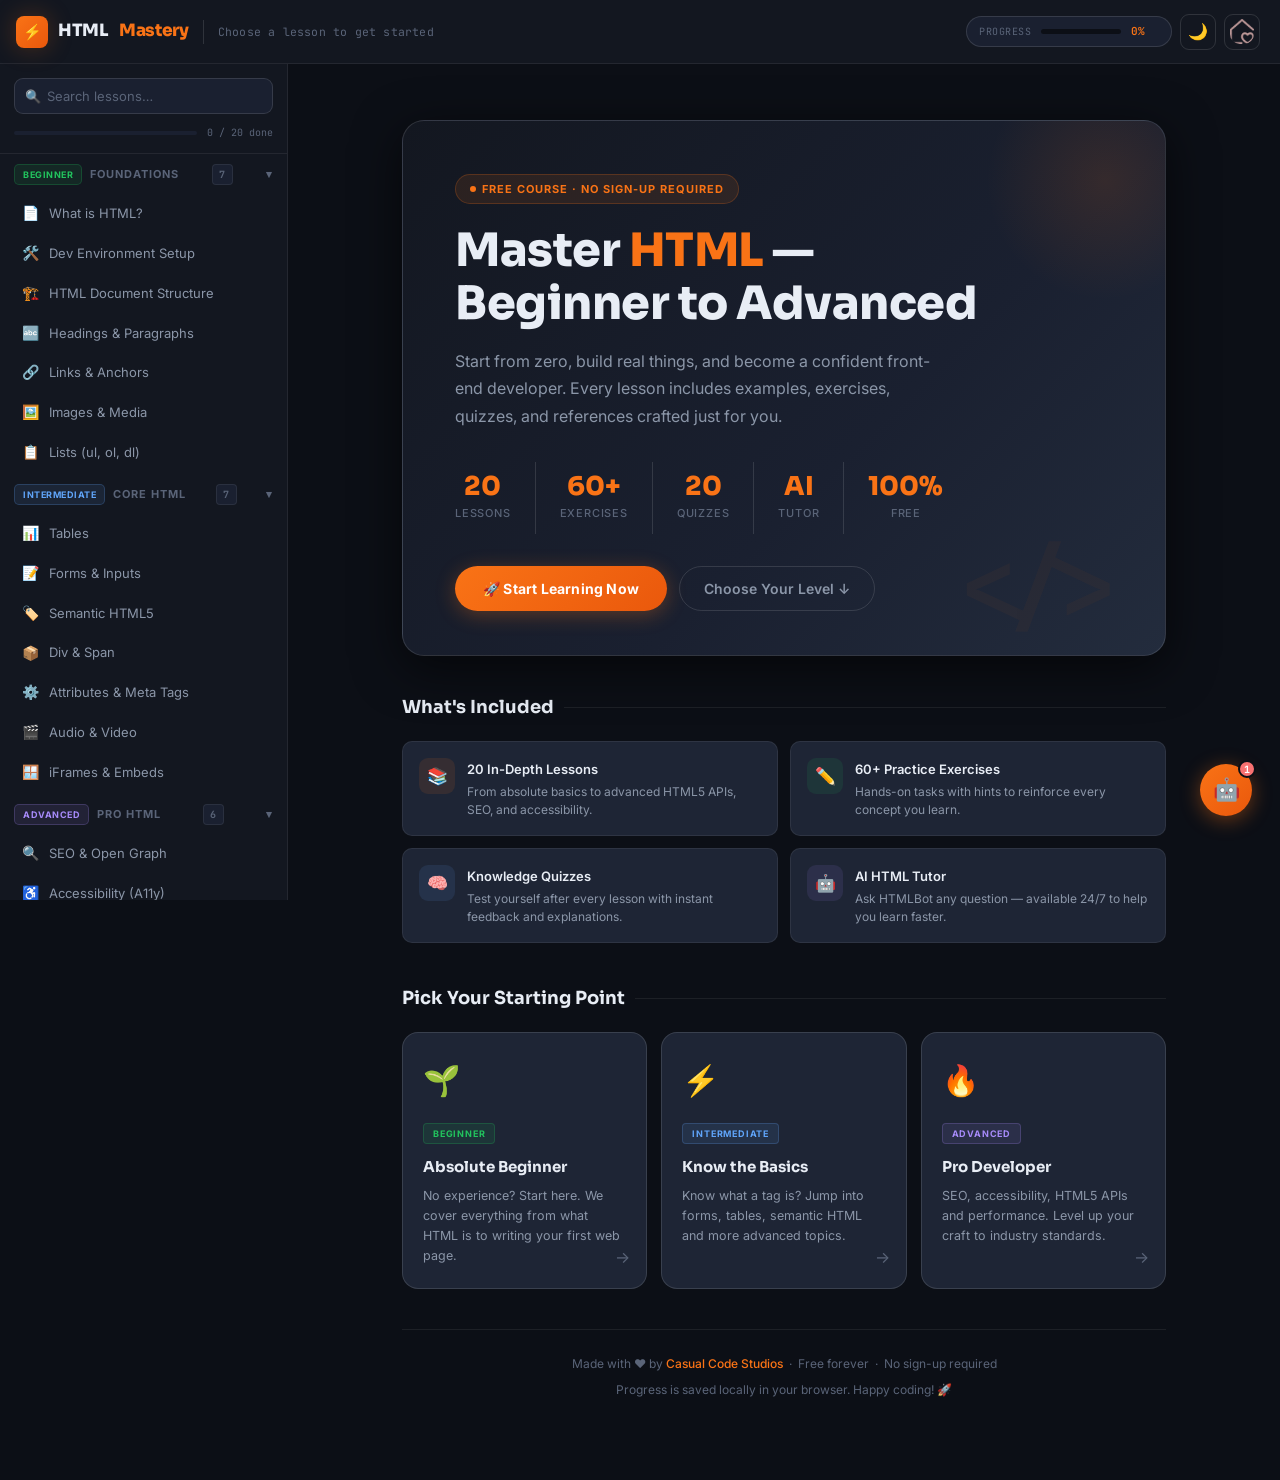
<file: html-course.html>
<!DOCTYPE html>
<html lang="en">
<head>
  <meta charset="UTF-8">
  <meta name="viewport" content="width=device-width, initial-scale=1.0">
  <meta name="description" content="Learn HTML from beginner to advanced — a complete, free HTML course with notes, examples, exercises, and a built-in AI tutor. Perfect for aspiring front-end developers.">
  <meta name="keywords" content="HTML course, learn HTML, HTML tutorial, beginner HTML, front-end developer, web development, HTML exercises, HTML examples">
  <meta name="author" content="Casual Code Studios">
  <meta name="robots" content="index, follow, max-image-preview:large">
  <link rel="canonical" href="https://casualcodestudios.vercel.app/html-course.html">
  <meta property="og:title" content="HTML Mastery — Beginner to Advanced Course | Casual Code Studios">
  <meta property="og:description" content="A complete, interactive HTML course with lessons, exercises, and an AI tutor. Study at your own pace.">
  <meta property="og:type" content="website">
  <meta property="og:url" content="https://casualcodestudios.vercel.app/html-course.html">
  <meta property="og:site_name" content="Casual Code Studios">
  <meta property="og:image" content="https://casualcodestudios.vercel.app/hero.jpg">
  <meta name="twitter:card" content="summary_large_image">
  <title>HTML Mastery Course — Beginner to Advanced | Casual Code Studios</title>
  <link rel="preconnect" href="https://fonts.googleapis.com">
  <link rel="preconnect" href="https://fonts.gstatic.com" crossorigin>
  <link href="https://fonts.googleapis.com/css2?family=Inter:wght@300;400;500;600;700;800;900&family=JetBrains+Mono:wght@400;500;600;700&family=Sora:wght@400;600;700;800&display=swap" rel="stylesheet">
  <style>
    /* ══ DESIGN SYSTEM ══ */
    :root {
      --bg:#0c0f16; --bg2:#131720; --bg3:#1a2030; --card:#1e2535; --card2:#232c3d;
      --border:rgba(255,255,255,0.07); --border2:rgba(255,255,255,0.12); --border3:rgba(255,255,255,0.18);
      --text:#e8edf5; --text2:#8b96a8; --text3:#5a6478;
      --accent:#f97316; --accent2:#fb923c; --accent3:#fdba74;
      --accent-s:rgba(249,115,22,0.10); --accent-b:rgba(249,115,22,0.22);
      --accent-glow:0 0 24px rgba(249,115,22,0.25);
      --green:#22c55e; --green-s:rgba(34,197,94,0.10); --green-b:rgba(34,197,94,0.22);
      --blue:#60a5fa; --blue-s:rgba(96,165,250,0.10); --blue-b:rgba(96,165,250,0.22);
      --purple:#a78bfa; --purple-s:rgba(167,139,250,0.10); --purple-b:rgba(167,139,250,0.22);
      --red:#f87171; --red-s:rgba(248,113,113,0.10);
      --yellow:#fbbf24; --yellow-s:rgba(251,191,36,0.10);
      --sidebar-w:288px; --topbar-h:64px;
      --radius:10px; --radius-lg:16px; --radius-xl:22px;
      --shadow-sm:0 2px 8px rgba(0,0,0,0.3);
      --shadow:0 4px 24px rgba(0,0,0,0.45);
      --shadow-lg:0 12px 48px rgba(0,0,0,0.6);
      --mono:'JetBrains Mono','Courier New',monospace;
      --body:'Inter',sans-serif;
      --display:'Sora',sans-serif;
      --ease:cubic-bezier(0.4,0,0.2,1);
      --spring:cubic-bezier(0.34,1.56,0.64,1);
    }
    body.light {
      --bg:#f0f4fa; --bg2:#ffffff; --bg3:#e8edf5; --card:#ffffff; --card2:#f5f7fc;
      --border:rgba(0,0,0,0.07); --border2:rgba(0,0,0,0.11); --border3:rgba(0,0,0,0.18);
      --text:#111827; --text2:#4b5563; --text3:#9ca3af;
      --accent-s:rgba(249,115,22,0.07); --accent-b:rgba(249,115,22,0.15);
      --accent-glow:0 0 20px rgba(249,115,22,0.15);
      --green-s:rgba(34,197,94,0.08); --green-b:rgba(34,197,94,0.15);
      --blue-s:rgba(96,165,250,0.08); --blue-b:rgba(96,165,250,0.15);
      --purple-s:rgba(167,139,250,0.08); --purple-b:rgba(167,139,250,0.15);
      --red-s:rgba(248,113,113,0.08); --yellow-s:rgba(251,191,36,0.08);
      --shadow-sm:0 2px 8px rgba(0,0,0,0.08);
      --shadow:0 4px 24px rgba(0,0,0,0.10);
      --shadow-lg:0 12px 48px rgba(0,0,0,0.15);
    }
    *,*::before,*::after{margin:0;padding:0;box-sizing:border-box}
    html{scroll-behavior:smooth;font-size:16px}
    body{font-family:var(--body);background:var(--bg);color:var(--text);line-height:1.7;overflow-x:hidden;transition:background .3s var(--ease),color .3s var(--ease)}
    a{text-decoration:none;color:var(--blue);transition:color .2s}
    a:hover{text-decoration:underline;color:var(--accent)}
    img{max-width:100%;display:block;border-radius:var(--radius)}
    ul,ol{padding-left:1.5rem}
    code{font-family:var(--mono)}
    ::-webkit-scrollbar{width:5px;height:5px}
    ::-webkit-scrollbar-track{background:transparent}
    ::-webkit-scrollbar-thumb{background:var(--border3);border-radius:6px}
    ::-webkit-scrollbar-thumb:hover{background:var(--accent)}
    ::selection{background:var(--accent-b);color:var(--text)}
    :focus-visible{outline:2px solid var(--accent);outline-offset:3px;border-radius:4px}

    /* ══ TOPBAR ══ */
    .topbar{position:fixed;top:0;left:0;right:0;height:var(--topbar-h);background:var(--bg2);border-bottom:1px solid var(--border);display:flex;align-items:center;padding:0 20px 0 16px;gap:14px;z-index:200;backdrop-filter:blur(20px);-webkit-backdrop-filter:blur(20px)}
    .topbar-logo{display:flex;align-items:center;gap:10px;font-family:var(--display);font-size:17px;font-weight:800;color:var(--text);white-space:nowrap;letter-spacing:-.3px;text-decoration:none;cursor:pointer}
    .topbar-logo:hover{text-decoration:none;color:var(--text)}
    .topbar-logo-icon{width:32px;height:32px;background:linear-gradient(135deg,var(--accent),#ea580c);border-radius:8px;display:flex;align-items:center;justify-content:center;font-size:15px;flex-shrink:0;box-shadow:var(--accent-glow)}
    .topbar-logo span{color:var(--accent)}
    .topbar-divider{width:1px;height:24px;background:var(--border2);flex-shrink:0}
    .topbar-title{font-family:var(--mono);font-size:11.5px;color:var(--text3);flex:1;min-width:0;white-space:nowrap;overflow:hidden;text-overflow:ellipsis;letter-spacing:.2px}
    .topbar-right{display:flex;align-items:center;gap:8px;margin-left:auto;flex-shrink:0}
    .progress-wrap{display:flex;align-items:center;gap:10px;font-family:var(--mono);font-size:11px;color:var(--text2);background:var(--bg3);border:1px solid var(--border2);border-radius:50px;padding:5px 12px}
    .progress-bar-wrap{width:80px;height:5px;background:var(--bg);border-radius:4px;overflow:hidden}
    .progress-bar-fill{height:100%;background:linear-gradient(90deg,var(--accent),var(--accent2));border-radius:4px;transition:width .6s var(--ease);width:0%}
    .progress-pct{font-size:11px;font-weight:600;color:var(--accent);min-width:28px}
    .topbar-icon-btn{width:36px;height:36px;border-radius:9px;border:1px solid var(--border2);background:none;color:var(--text2);font-size:16px;cursor:pointer;transition:all .2s var(--ease);display:flex;align-items:center;justify-content:center;flex-shrink:0}
    .home-btn{
      padding: .3rem;
    }
    .home-btn img{
      width: 100%;
      height: 100%;
      object-fit: contain;
    }
    .topbar-icon-btn:hover{border-color:var(--accent);color:var(--accent);background:var(--accent-s)}
    .topbar-icon-btn.active{background:var(--accent);color:#fff;border-color:var(--accent)}
    .hamburger-btn{display:none;flex-direction:column;justify-content:center;gap:5px;width:36px;height:36px;padding:8px;background:none;border:1px solid var(--border2);border-radius:9px;cursor:pointer;transition:all .2s;flex-shrink:0}
    .hamburger-btn span{display:block;width:100%;height:2px;background:var(--text2);border-radius:2px;transition:all .3s var(--ease)}
    .hamburger-btn:hover{border-color:var(--accent)}
    .hamburger-btn:hover span{background:var(--accent)}
    .hamburger-btn.open span:nth-child(1){transform:translateY(7px) rotate(45deg)}
    .hamburger-btn.open span:nth-child(2){opacity:0;transform:scaleX(0)}
    .hamburger-btn.open span:nth-child(3){transform:translateY(-7px) rotate(-45deg)}

    /* ══ LAYOUT ══ */
    .layout{display:grid;grid-template-columns:var(--sidebar-w) 1fr;min-height:100vh;padding-top:var(--topbar-h)}

    /* ══ SIDEBAR ══ */
    .sidebar{position:fixed;top:var(--topbar-h);left:0;width:var(--sidebar-w);height:calc(100vh - var(--topbar-h));background:var(--bg2);border-right:1px solid var(--border);overflow-y:auto;padding:0 0 40px;z-index:100;transition:transform .3s var(--ease)}
    .sidebar::-webkit-scrollbar{width:3px}
    .sidebar-header{padding:14px 14px 12px;border-bottom:1px solid var(--border);background:var(--bg2);position:sticky;top:0;z-index:10}
    .sidebar-search{position:relative}
    .sidebar-search-icon{position:absolute;left:11px;top:50%;transform:translateY(-50%);color:var(--text3);font-size:13px;pointer-events:none}
    .sidebar-search input{width:100%;padding:9px 12px 9px 32px;border-radius:9px;border:1px solid var(--border2);background:var(--bg3);color:var(--text);font-family:var(--body);font-size:13px;transition:all .2s}
    .sidebar-search input:focus{border-color:var(--accent);outline:none;background:var(--bg);box-shadow:0 0 0 3px var(--accent-s)}
    .sidebar-search input::placeholder{color:var(--text3)}
    .sidebar-progress{margin-top:10px;display:flex;align-items:center;gap:10px}
    .sidebar-progress-bar{flex:1;height:4px;background:var(--bg3);border-radius:4px;overflow:hidden}
    .sidebar-progress-fill{height:100%;background:linear-gradient(90deg,var(--accent),var(--green));border-radius:4px;transition:width .6s var(--ease);width:0%}
    .sidebar-progress-text{font-family:var(--mono);font-size:10px;color:var(--text3);white-space:nowrap}
    .sidebar-section{margin-bottom:2px}
    .sidebar-section-hdr{display:flex;align-items:center;gap:8px;padding:10px 14px 8px;font-family:var(--body);font-size:11px;font-weight:700;text-transform:uppercase;letter-spacing:1px;color:var(--text3);cursor:pointer;user-select:none;transition:color .2s}
    .sidebar-section-hdr:hover{color:var(--text2)}
    .sidebar-section-hdr .chevron{margin-left:auto;font-size:11px;transition:transform .25s var(--ease);color:var(--text3)}
    .sidebar-section-hdr.collapsed .chevron{transform:rotate(-90deg)}
    .lvl-badge{padding:2px 8px;border-radius:5px;font-size:9px;font-weight:700;letter-spacing:.5px;text-transform:uppercase}
    .badge-beginner{background:var(--green-s);color:var(--green);border:1px solid var(--green-b)}
    .badge-intermediate{background:var(--blue-s);color:var(--blue);border:1px solid var(--blue-b)}
    .badge-advanced{background:var(--purple-s);color:var(--purple);border:1px solid var(--purple-b)}
    .section-count{margin-left:auto;font-family:var(--mono);font-size:10px;color:var(--text3);background:var(--bg3);border:1px solid var(--border);border-radius:4px;padding:1px 6px}
    .sidebar-items{overflow:hidden;transition:max-height .3s var(--ease)}
    .sidebar-items.collapsed{max-height:0!important}
    .sidebar-link{display:flex;align-items:center;gap:9px;padding:8px 14px 8px 18px;font-size:13px;font-weight:400;color:var(--text2);cursor:pointer;border-left:2px solid transparent;transition:all .18s var(--ease);border-radius:0 8px 8px 0;margin-right:8px;position:relative}
    .sidebar-link:hover{color:var(--text);background:var(--bg3);border-left-color:var(--border3)}
    .sidebar-link.active{color:var(--accent);background:var(--accent-s);border-left-color:var(--accent);font-weight:600}
    .sidebar-link .lesson-icon{font-size:14px;flex-shrink:0;width:20px;text-align:center}
    .sidebar-link .lesson-title{flex:1;min-width:0;overflow:hidden;text-overflow:ellipsis;white-space:nowrap}
    .sidebar-link .done-tick{margin-left:auto;width:18px;height:18px;border-radius:50%;background:var(--green);color:#fff;font-size:9px;display:flex;align-items:center;justify-content:center;opacity:0;transition:opacity .2s,transform .2s var(--spring);flex-shrink:0;transform:scale(.5)}
    .sidebar-link.done .done-tick{opacity:1;transform:scale(1)}

    /* ══ MAIN ══ */
    .main{grid-column:2;min-width:0;padding:0}
    .topic-page{display:none}
    .topic-page.active{display:block;animation:fadeSlideIn .35s var(--ease)}
    @keyframes fadeSlideIn{from{opacity:0;transform:translateY(14px)}to{opacity:1;transform:none}}

    /* ══ WELCOME SCREEN ══ */
    .welcome-screen{max-width:860px;margin:0 auto;padding:56px 48px 80px}
    .welcome-hero{position:relative;overflow:hidden;border-radius:var(--radius-xl);padding:52px 52px 44px;margin-bottom:36px;background:linear-gradient(135deg,var(--bg2) 0%,var(--bg3) 60%,var(--card2) 100%);border:1px solid var(--border2);box-shadow:var(--shadow-lg)}
    .welcome-hero::before{content:'</>';position:absolute;right:40px;bottom:20px;font-family:var(--mono);font-size:96px;font-weight:700;color:var(--accent);opacity:.04;line-height:1;user-select:none}
    .welcome-hero::after{content:'';position:absolute;top:-60px;right:-60px;width:240px;height:240px;background:radial-gradient(circle,rgba(249,115,22,.12) 0%,transparent 70%);border-radius:50%;pointer-events:none}
    .hero-badge{display:inline-flex;align-items:center;gap:6px;padding:5px 14px;border-radius:50px;background:var(--accent-s);border:1px solid var(--accent-b);color:var(--accent);font-size:11px;font-weight:700;text-transform:uppercase;letter-spacing:1px;margin-bottom:20px}
    .hero-badge-dot{width:6px;height:6px;border-radius:50%;background:var(--accent);animation:pulse-dot 2s infinite}
    @keyframes pulse-dot{0%,100%{opacity:1;transform:scale(1)}50%{opacity:.5;transform:scale(.8)}}
    .welcome-hero h1{font-family:var(--display);font-size:clamp(28px,4.5vw,46px);font-weight:800;line-height:1.15;margin-bottom:18px;color:var(--text);letter-spacing:-.5px}
    .welcome-hero h1 span{color:var(--accent)}
    .welcome-hero p{font-size:16px;color:var(--text2);max-width:500px;margin-bottom:32px;line-height:1.7}
    .welcome-stats{display:flex;gap:0;flex-wrap:wrap;margin-bottom:32px}
    .welcome-stat{display:flex;flex-direction:column;align-items:center;padding:12px 24px;border-right:1px solid var(--border2)}
    .welcome-stat:first-child{padding-left:0}
    .welcome-stat:last-child{border-right:none}
    .welcome-stat-num{font-family:var(--display);font-size:26px;font-weight:800;color:var(--accent);line-height:1;margin-bottom:4px}
    .welcome-stat-lbl{font-size:11px;color:var(--text3);text-transform:uppercase;letter-spacing:.8px;font-weight:500}
    .hero-actions{display:flex;gap:12px;flex-wrap:wrap}
    .start-btn{display:inline-flex;align-items:center;gap:8px;padding:13px 28px;border-radius:50px;background:linear-gradient(135deg,var(--accent),#ea580c);color:#fff;font-family:var(--body);font-size:14px;font-weight:700;border:none;cursor:pointer;transition:all .25s var(--spring);text-decoration:none;box-shadow:0 4px 20px rgba(249,115,22,.3);letter-spacing:.2px}
    .start-btn:hover{transform:translateY(-2px);box-shadow:0 8px 28px rgba(249,115,22,.45);text-decoration:none;color:#fff}
    .start-btn-ghost{display:inline-flex;align-items:center;gap:8px;padding:13px 24px;border-radius:50px;background:none;color:var(--text2);font-family:var(--body);font-size:14px;font-weight:600;border:1px solid var(--border2);cursor:pointer;transition:all .2s;text-decoration:none}
    .start-btn-ghost:hover{border-color:var(--accent);color:var(--accent);background:var(--accent-s);text-decoration:none}
    .welcome-section-title{font-family:var(--display);font-size:18px;font-weight:700;color:var(--text);margin-bottom:18px;display:flex;align-items:center;gap:10px}
    .welcome-section-title::after{content:'';flex:1;height:1px;background:var(--border)}
    .welcome-paths{display:grid;grid-template-columns:repeat(3,1fr);gap:14px;margin-bottom:40px}
    .path-card{background:var(--card);border:1px solid var(--border2);border-radius:var(--radius-lg);padding:22px 20px;cursor:pointer;transition:all .22s var(--ease);position:relative;overflow:hidden}
    .path-card::before{content:'';position:absolute;inset:0;opacity:0;transition:opacity .2s;border-radius:inherit}
    .path-card.beginner-card::before{background:radial-gradient(circle at top left,var(--green-s),transparent 70%)}
    .path-card.intermediate-card::before{background:radial-gradient(circle at top left,var(--blue-s),transparent 70%)}
    .path-card.advanced-card::before{background:radial-gradient(circle at top left,var(--purple-s),transparent 70%)}
    .path-card:hover::before{opacity:1}
    .path-card:hover{border-color:var(--border3);transform:translateY(-3px);box-shadow:var(--shadow)}
    .path-card.beginner-card:hover{border-color:var(--green)}
    .path-card.intermediate-card:hover{border-color:var(--blue)}
    .path-card.advanced-card:hover{border-color:var(--purple)}
    .path-icon{font-size:30px;margin-bottom:12px}
    .path-level-badge{display:inline-block;padding:2px 9px;border-radius:4px;font-size:9px;font-weight:700;text-transform:uppercase;letter-spacing:.8px;margin-bottom:10px}
    .path-title{font-family:var(--display);font-size:15px;font-weight:700;margin-bottom:6px;color:var(--text)}
    .path-desc{font-size:12.5px;color:var(--text2);line-height:1.6}
    .path-arrow{position:absolute;bottom:16px;right:16px;font-size:16px;color:var(--text3);transition:all .2s}
    .path-card:hover .path-arrow{color:var(--accent);transform:translateX(3px)}
    .welcome-features{display:grid;grid-template-columns:repeat(2,1fr);gap:12px;margin-bottom:40px}
    .feature-item{display:flex;align-items:flex-start;gap:12px;padding:16px;background:var(--card);border:1px solid var(--border);border-radius:var(--radius)}
    .feature-icon{width:36px;height:36px;border-radius:9px;display:flex;align-items:center;justify-content:center;font-size:17px;flex-shrink:0}
    .feature-icon.orange{background:var(--accent-s)}
    .feature-icon.green{background:var(--green-s)}
    .feature-icon.blue{background:var(--blue-s)}
    .feature-icon.purple{background:var(--purple-s)}
    .feature-title{font-size:13px;font-weight:600;color:var(--text);margin-bottom:3px}
    .feature-desc{font-size:12px;color:var(--text2);line-height:1.5}

    /* ══ LESSON LAYOUT ══ */
    .lesson-wrap{max-width:860px;margin:0 auto;padding:44px 48px 100px}
    .lesson-breadcrumb{display:flex;align-items:center;gap:6px;font-family:var(--mono);font-size:11px;color:var(--text3);margin-bottom:28px}
    .lesson-breadcrumb .bc-sep{color:var(--border3)}
    .lesson-breadcrumb .bc-current{color:var(--text2)}
    .lesson-header{margin-bottom:40px;padding-bottom:28px;border-bottom:1px solid var(--border)}
    .lesson-tag{display:inline-flex;align-items:center;gap:6px;padding:4px 13px;border-radius:50px;font-size:11px;font-weight:700;text-transform:uppercase;letter-spacing:1px;margin-bottom:18px}
    .lesson-tag.beginner{background:var(--green-s);color:var(--green);border:1px solid var(--green-b)}
    .lesson-tag.intermediate{background:var(--blue-s);color:var(--blue);border:1px solid var(--blue-b)}
    .lesson-tag.advanced{background:var(--purple-s);color:var(--purple);border:1px solid var(--purple-b)}
    .lesson-h1{font-family:var(--display);font-size:clamp(26px,4vw,40px);font-weight:800;line-height:1.15;margin-bottom:16px;color:var(--text);letter-spacing:-.5px}
    .lesson-meta{display:flex;flex-wrap:wrap;gap:10px;align-items:center}
    .lesson-meta-item{display:flex;align-items:center;gap:6px;font-size:12.5px;color:var(--text2);background:var(--bg3);border:1px solid var(--border);border-radius:6px;padding:4px 10px}

    /* ══ CONTENT BLOCKS ══ */
    .lesson-body h2{font-family:var(--display);font-size:21px;font-weight:700;margin:44px 0 18px;color:var(--text);display:flex;align-items:center;gap:12px;letter-spacing:-.2px}
    .lesson-body h2::before{content:'';display:block;width:4px;height:22px;background:linear-gradient(180deg,var(--accent),var(--accent2));border-radius:3px;flex-shrink:0}
    .lesson-body h3{font-family:var(--display);font-size:17px;font-weight:600;margin:30px 0 14px;color:var(--text)}
    .lesson-body p{margin-bottom:18px;color:var(--text);font-size:15px;line-height:1.8}
    .lesson-body ul,.lesson-body ol{margin-bottom:18px}
    .lesson-body li{margin-bottom:8px;font-size:15px;color:var(--text);line-height:1.7}
    .lesson-body strong{color:var(--accent2);font-weight:600}
    .lesson-body em{color:var(--blue);font-style:italic}
    .lesson-body :not(pre)>code{background:var(--bg3);border:1px solid var(--border2);padding:2px 7px;border-radius:5px;font-family:var(--mono);font-size:13px;color:var(--accent3)}

    /* ══ CODE BLOCKS ══ */
    .code-block{background:#0d1117;border:1px solid var(--border2);border-radius:var(--radius-lg);margin:24px 0;overflow:hidden;box-shadow:var(--shadow)}
    body.light .code-block{background:#1a1e2e}
    .code-block-bar{display:flex;align-items:center;padding:10px 16px;background:rgba(255,255,255,.025);border-bottom:1px solid rgba(255,255,255,.06);gap:8px}
    .dot{width:11px;height:11px;border-radius:50%}
    .dot-r{background:#ff5f57}.dot-y{background:#febc2e}.dot-g{background:#28c840}
    .code-lang{font-family:var(--mono);font-size:11px;color:rgba(255,255,255,.3);margin-left:auto;background:rgba(255,255,255,.06);padding:2px 9px;border-radius:4px;letter-spacing:.3px}
    .copy-btn{margin-left:8px;padding:4px 12px;background:rgba(255,255,255,.06);border:1px solid rgba(255,255,255,.1);border-radius:5px;color:rgba(255,255,255,.5);font-family:var(--mono);font-size:10px;cursor:pointer;transition:all .2s;letter-spacing:.3px}
    .copy-btn:hover{background:rgba(255,255,255,.12);color:rgba(255,255,255,.85);border-color:rgba(255,255,255,.2)}
    .copy-btn.copied{background:rgba(34,197,94,.15);color:var(--green);border-color:rgba(34,197,94,.3)}
    .code-block pre{padding:22px 20px;overflow-x:auto;font-family:var(--mono);font-size:13.5px;line-height:1.8;color:#cdd9e5;margin:0}
    .ck{color:#ff7b72}.cs{color:#a5d6ff}.ca{color:#79c0ff}.cv{color:#ffa657}.cc{color:#6a7381;font-style:italic}.ct{color:#f0c000}.cp{color:#cdd9e5}

    /* ══ INFO BOXES ══ */
    .info-box{border-radius:var(--radius);padding:16px 20px;margin:22px 0;display:flex;gap:14px;align-items:flex-start;border:1px solid}
    .info-box-icon{font-size:18px;flex-shrink:0;margin-top:1px;width:28px;text-align:center}
    .info-box-body{flex:1}
    .info-box-title{font-size:12px;font-weight:700;text-transform:uppercase;letter-spacing:.6px;margin-bottom:5px}
    .info-box p{margin:0;font-size:14px;line-height:1.65}
    .info-box.tip{background:var(--green-s);border-color:var(--green-b)}
    .info-box.tip .info-box-title{color:var(--green)}
    .info-box.note{background:var(--blue-s);border-color:var(--blue-b)}
    .info-box.note .info-box-title{color:var(--blue)}
    .info-box.warning{background:var(--yellow-s);border-color:rgba(251,191,36,.25)}
    .info-box.warning .info-box-title{color:var(--yellow)}
    .info-box.fun{background:var(--purple-s);border-color:var(--purple-b)}
    .info-box.fun .info-box-title{color:var(--purple)}

    /* ══ DIAGRAMS ══ */
    .diagram{background:var(--card);border:1px solid var(--border2);border-radius:var(--radius-lg);padding:28px;margin:24px 0;text-align:center}
    .diagram-title{font-family:var(--display);font-size:13px;font-weight:600;color:var(--text2);margin-bottom:18px;text-transform:uppercase;letter-spacing:.5px}
    .html-tree{background:#0a0e14;border:1px solid var(--border2);border-radius:var(--radius);padding:20px;font-family:var(--mono);font-size:13px;margin:22px 0;line-height:2}
    body.light .html-tree{background:#1a1e27}
    .tree-tag{color:#79c0ff}.tree-attr{color:#ffa657}.tree-val{color:#a5d6ff}.tree-text{color:#cdd9e5}.tree-comment{color:#6a7381;font-style:italic}
    .tree-l1{padding-left:0}.tree-l2{padding-left:24px}.tree-l3{padding-left:48px}.tree-l4{padding-left:72px}
    .preview-wrap{margin:22px 0;border:1px solid var(--border2);border-radius:var(--radius-lg);overflow:hidden}
    .preview-bar{display:flex;align-items:center;gap:8px;padding:9px 16px;background:var(--bg3);border-bottom:1px solid var(--border);font-family:var(--mono);font-size:11px;color:var(--text3)}
    .preview-body{background:#fff;padding:22px;color:#333;font-family:Georgia,serif}
    .img-caption{text-align:center;font-family:var(--mono);font-size:11px;color:var(--text3);margin-top:-10px;margin-bottom:22px}
    .lesson-img{width:100%;border-radius:var(--radius);border:1px solid var(--border2);margin:22px 0;object-fit:cover}
    .svg-diagram{margin:22px 0}

    /* ══ EXERCISES ══ */
    .exercises-section{background:var(--card);border:1px solid var(--border2);border-top:3px solid var(--accent);border-radius:var(--radius-lg);padding:28px;margin:44px 0 32px}
    .exercises-header{display:flex;align-items:center;gap:12px;margin-bottom:22px}
    .exercises-icon-wrap,.exercises-icon{width:40px;height:40px;border-radius:10px;background:var(--accent-s);border:1px solid var(--accent-b);display:flex;align-items:center;justify-content:center;font-size:20px;flex-shrink:0}
    .exercises-title{font-family:var(--display);font-size:19px;font-weight:700}
    .exercise-item{background:var(--bg2);border:1px solid var(--border);border-radius:var(--radius);padding:18px 20px;margin-bottom:12px;transition:border-color .2s,box-shadow .2s}
    .exercise-item:hover{border-color:var(--accent-b);box-shadow:0 2px 12px rgba(249,115,22,.08)}
    .exercise-item:last-child{margin-bottom:0}
    .exercise-num{font-family:var(--mono);font-size:10px;color:var(--accent);text-transform:uppercase;letter-spacing:1.2px;margin-bottom:8px;font-weight:600}
    .exercise-q{font-size:14px;color:var(--text);font-weight:500;margin-bottom:12px;line-height:1.6}
    .exercise-actions{display:flex;gap:8px;flex-wrap:wrap}
    .exercise-hint{font-family:var(--mono);font-size:12.5px;color:var(--text2);background:var(--bg3);border:1px solid var(--border2);padding:10px 14px;border-radius:8px;margin-top:12px;display:none;line-height:1.6}
    .exercise-hint.show{display:block;animation:fadeSlideIn .2s var(--ease)}
    .hint-btn{background:none;border:1px solid var(--border2);border-radius:6px;padding:6px 14px;font-family:var(--body);font-size:12px;font-weight:500;color:var(--text3);cursor:pointer;transition:all .2s}
    .hint-btn:hover{border-color:var(--yellow);color:var(--yellow);background:var(--yellow-s)}
    .exercise-done-btn{background:var(--green-s);border:1px solid var(--green-b);border-radius:6px;padding:6px 14px;font-family:var(--body);font-size:12px;font-weight:600;color:var(--green);cursor:pointer;transition:all .2s}
    .exercise-done-btn:hover{background:var(--green);color:#fff;border-color:var(--green)}
    .exercise-done-btn.done{background:var(--green);color:#fff;border-color:var(--green)}

    /* ══ RESOURCES ══ */
    .resources-section{background:var(--bg2);border:1px solid var(--border2);border-radius:var(--radius-lg);padding:24px;margin-bottom:32px}
    .resources-title{font-family:var(--display);font-size:17px;font-weight:700;margin-bottom:16px;display:flex;align-items:center;gap:8px;color:var(--text)}
    .resource-links{display:grid;grid-template-columns:repeat(auto-fill,minmax(210px,1fr));gap:10px}
    .resource-link{display:flex;align-items:center;gap:10px;padding:12px 14px;background:var(--bg3);border:1px solid var(--border);border-radius:var(--radius);color:var(--text2);font-size:13px;transition:all .2s;text-decoration:none}
    .resource-link:hover{border-color:var(--accent);color:var(--accent);background:var(--accent-s);text-decoration:none;transform:translateY(-1px)}
    .resource-link-icon{font-size:18px;flex-shrink:0}
    .resource-link-name{font-weight:600;font-size:13px}
    .resource-link-desc{font-size:11px;color:var(--text3);margin-top:1px}

    /* ══ LESSON NAV ══ */
    .lesson-nav{display:flex;justify-content:space-between;gap:16px;padding-top:28px;border-top:1px solid var(--border);margin-top:20px;flex-wrap:wrap}
    .lesson-nav-btn{display:flex;align-items:center;gap:10px;padding:14px 20px;border-radius:var(--radius);border:1px solid var(--border2);background:var(--card);color:var(--text2);font-size:13px;cursor:pointer;transition:all .2s;min-width:0;max-width:48%}
    .lesson-nav-btn:hover{border-color:var(--accent);color:var(--accent);background:var(--accent-s)}
    .lesson-nav-btn.primary{background:linear-gradient(135deg,var(--accent),#ea580c);color:#fff;border-color:transparent;box-shadow:0 4px 16px rgba(249,115,22,.25)}
    .lesson-nav-btn.primary:hover{box-shadow:0 6px 24px rgba(249,115,22,.4);transform:translateY(-1px);color:#fff}
    .lesson-nav-txt{min-width:0;overflow:hidden}
    .lesson-nav-label{font-size:10px;color:var(--text3);text-transform:uppercase;letter-spacing:.5px;margin-bottom:2px}
    .lesson-nav-btn.primary .lesson-nav-label{color:rgba(255,255,255,.65)}
    .lesson-nav-name{font-size:13px;font-weight:600;white-space:nowrap;overflow:hidden;text-overflow:ellipsis}
    .nav-arrow{font-size:18px;flex-shrink:0}

    /* ══ MARK DONE ══ */
    .mark-done-btn{position:fixed;bottom:28px;right:28px;display:flex;align-items:center;gap:8px;padding:13px 24px;border-radius:50px;background:linear-gradient(135deg,var(--green),#16a34a);color:#fff;font-family:var(--body);font-size:13px;font-weight:700;border:none;cursor:pointer;box-shadow:0 4px 20px rgba(34,197,94,.35);transition:all .3s var(--spring);z-index:150;letter-spacing:.2px}
    .mark-done-btn:hover{transform:scale(1.05) translateY(-2px);box-shadow:0 8px 28px rgba(34,197,94,.45)}
    .mark-done-btn.done{background:var(--card);color:var(--green);box-shadow:none;border:1px solid var(--green-b)}

    /* ══ CHATBOT ══ */
    .chat-fab{position:fixed;bottom:84px;right:28px;width:52px;height:52px;border-radius:50%;background:linear-gradient(135deg,var(--accent),#ea580c);border:none;cursor:pointer;display:flex;align-items:center;justify-content:center;font-size:22px;z-index:149;box-shadow:0 4px 20px rgba(249,115,22,.4);transition:all .3s var(--spring)}
    .chat-fab:hover{transform:scale(1.1);box-shadow:0 8px 28px rgba(249,115,22,.5)}
    .chat-badge{position:absolute;top:-4px;right:-4px;width:18px;height:18px;border-radius:50%;background:var(--red);color:#fff;font-size:10px;font-weight:700;display:flex;align-items:center;justify-content:center;font-family:var(--mono);border:2px solid var(--bg)}
    .chatbot-panel{position:fixed;bottom:152px;right:28px;width:360px;height:500px;background:var(--bg2);border:1px solid var(--border2);border-radius:var(--radius-xl);display:flex;flex-direction:column;box-shadow:var(--shadow-lg);z-index:148;overflow:hidden;transform:scale(.88) translateY(16px);opacity:0;pointer-events:none;transform-origin:bottom right;transition:all .3s var(--spring)}
    .chatbot-panel.open{transform:scale(1) translateY(0);opacity:1;pointer-events:all}
    .chat-header{display:flex;align-items:center;gap:12px;padding:14px 16px;background:var(--bg3);border-bottom:1px solid var(--border);flex-shrink:0}
    .chat-avatar{width:38px;height:38px;border-radius:50%;background:linear-gradient(135deg,var(--accent),#ea580c);display:flex;align-items:center;justify-content:center;font-size:18px;flex-shrink:0;box-shadow:0 2px 8px rgba(249,115,22,.3)}
    .chat-header-info{flex:1}
    .chat-name{font-family:var(--display);font-size:14px;font-weight:700}
    .chat-status{font-size:11px;color:var(--green);display:flex;align-items:center;gap:5px;margin-top:2px}
    .chat-status::before{content:'';width:6px;height:6px;border-radius:50%;background:var(--green);animation:pulse-dot 2s infinite}
    .chat-close{background:none;border:none;color:var(--text2);cursor:pointer;font-size:18px;padding:4px;border-radius:6px;transition:all .2s}
    .chat-close:hover{background:var(--bg);color:var(--text)}
    .chat-messages{flex:1;overflow-y:auto;padding:16px;display:flex;flex-direction:column;gap:10px}
    .chat-msg{max-width:85%;padding:10px 14px;border-radius:14px;font-size:13px;line-height:1.55;animation:msgIn .2s var(--spring)}
    @keyframes msgIn{from{opacity:0;transform:scale(.9) translateY(6px)}to{opacity:1;transform:none}}
    .chat-msg.bot{background:var(--bg3);color:var(--text);border-radius:14px 14px 14px 4px;align-self:flex-start;border:1px solid var(--border)}
    .chat-msg.user{background:linear-gradient(135deg,var(--accent),#ea580c);color:#fff;border-radius:14px 14px 4px 14px;align-self:flex-end}
    .chat-msg.bot code{background:var(--bg);border:1px solid var(--border2);padding:1px 5px;border-radius:4px;font-family:var(--mono);font-size:12px;color:var(--accent3)}
    .chat-typing{display:flex;gap:4px;padding:12px 16px;background:var(--bg3);border-radius:14px 14px 14px 4px;border:1px solid var(--border);align-self:flex-start;width:fit-content}
    .chat-typing span{width:7px;height:7px;border-radius:50%;background:var(--text2);animation:typing 1.2s infinite}
    .chat-typing span:nth-child(2){animation-delay:.2s}
    .chat-typing span:nth-child(3){animation-delay:.4s}
    @keyframes typing{0%,100%{transform:translateY(0);opacity:.5}50%{transform:translateY(-5px);opacity:1}}
    .chat-suggestions{display:flex;flex-wrap:wrap;gap:6px;padding:8px 14px;border-top:1px solid var(--border);flex-shrink:0}
    .chat-sug{padding:5px 11px;border-radius:50px;background:var(--bg3);border:1px solid var(--border2);font-size:11px;color:var(--text2);cursor:pointer;transition:all .2s}
    .chat-sug:hover{border-color:var(--accent);color:var(--accent);background:var(--accent-s)}
    .chat-input-wrap{display:flex;gap:8px;padding:12px 14px;border-top:1px solid var(--border);flex-shrink:0}
    .chat-input{flex:1;padding:10px 14px;background:var(--bg3);border:1px solid var(--border2);border-radius:50px;color:var(--text);font-family:var(--body);font-size:13px;transition:all .2s}
    .chat-input:focus{border-color:var(--accent);outline:none;box-shadow:0 0 0 3px var(--accent-s)}
    .chat-send{width:38px;height:38px;border-radius:50%;background:linear-gradient(135deg,var(--accent),#ea580c);border:none;color:#fff;font-size:15px;cursor:pointer;flex-shrink:0;transition:all .2s var(--spring);display:flex;align-items:center;justify-content:center;box-shadow:0 2px 8px rgba(249,115,22,.3)}
    .chat-send:hover{transform:scale(1.1);box-shadow:0 4px 14px rgba(249,115,22,.4)}
    .chat-send:disabled{background:var(--bg3);color:var(--text3);cursor:not-allowed;transform:none;box-shadow:none}

    /* ══ QUIZ ══ */
    .quiz-section{background:linear-gradient(135deg,var(--purple-s),var(--bg2));border:1px solid var(--purple-b);border-radius:var(--radius-lg);padding:28px;margin:36px 0}
    .quiz-header{display:flex;align-items:center;gap:12px;margin-bottom:6px}
    .quiz-icon-wrap{width:38px;height:38px;border-radius:10px;background:var(--purple-s);border:1px solid var(--purple-b);display:flex;align-items:center;justify-content:center;font-size:18px;flex-shrink:0}
    .quiz-title{font-family:var(--display);font-size:18px;font-weight:700}
    .quiz-sub{font-size:13px;color:var(--text2);margin-bottom:22px}
    .quiz-q{font-size:15px;font-weight:600;margin-bottom:16px;color:var(--text);line-height:1.6}
    .quiz-options{display:flex;flex-direction:column;gap:9px}
    .quiz-option{padding:13px 18px;border-radius:var(--radius);border:1px solid var(--border2);background:var(--bg2);cursor:pointer;font-size:14px;color:var(--text);transition:all .2s;text-align:left;font-weight:500}
    .quiz-option:hover:not([disabled]){border-color:var(--purple);color:var(--purple);background:var(--purple-s)}
    .quiz-option.correct{background:var(--green-s);border-color:var(--green);color:var(--green)}
    .quiz-option.wrong{background:var(--red-s);border-color:var(--red);color:var(--red)}
    .quiz-feedback{margin-top:16px;padding:13px 16px;border-radius:var(--radius);font-size:13.5px;display:none;line-height:1.6}
    .quiz-feedback.show{display:block;animation:fadeSlideIn .25s var(--ease)}
    .quiz-feedback.right{background:var(--green-s);color:var(--green);border:1px solid var(--green-b)}
    .quiz-feedback.wrong{background:var(--red-s);color:var(--red);border:1px solid rgba(248,113,113,.2)}
    .quiz-next{margin-top:14px;padding:10px 22px;background:var(--purple);color:#fff;border:none;border-radius:50px;font-family:var(--body);font-size:13px;font-weight:600;cursor:pointer;display:none;transition:all .2s}
    .quiz-next:hover{background:#8b5cf6;transform:translateY(-1px)}
    .quiz-next.show{display:inline-flex}

    /* ══ TOC ══ */
    .toc-panel{position:sticky;top:calc(var(--topbar-h) + 20px);background:var(--card);border:1px solid var(--border);border-radius:var(--radius);padding:16px;margin:22px 0;font-size:13px}
    .toc-title{font-size:10px;font-weight:700;text-transform:uppercase;letter-spacing:1.2px;color:var(--text3);margin-bottom:12px}
    .toc-list{list-style:none;padding:0}
    .toc-item{margin-bottom:7px}
    .toc-link{color:var(--text2);font-size:12.5px;display:flex;align-items:center;gap:7px;padding:3px 0;transition:color .2s}
    .toc-link:hover{color:var(--accent);text-decoration:none}
    .toc-link::before{content:'#';color:var(--accent);opacity:.5;font-size:10px;font-family:var(--mono)}

    /* ══ SCROLL TO TOP ══ */
    .scroll-top-btn{position:fixed;bottom:28px;left:50%;transform:translateX(-50%) translateY(20px);background:var(--bg3);border:1px solid var(--border2);color:var(--text2);border-radius:50px;padding:8px 18px;font-size:12px;font-weight:600;font-family:var(--body);cursor:pointer;opacity:0;pointer-events:none;transition:all .3s var(--ease);z-index:140;display:flex;align-items:center;gap:6px;letter-spacing:.2px;box-shadow:var(--shadow-sm)}
    .scroll-top-btn.show{opacity:1;pointer-events:all;transform:translateX(-50%) translateY(0)}
    .scroll-top-btn:hover{border-color:var(--accent);color:var(--accent);background:var(--accent-s)}

    /* ══ WELCOME FOOTER ══ */
    .welcome-footer{text-align:center;padding:24px 0 0;border-top:1px solid var(--border);margin-top:8px}
    .welcome-footer p{font-size:12px;color:var(--text3);line-height:1.7}
    .welcome-footer a{color:var(--accent);font-weight:500}
    .welcome-footer a:hover{text-decoration:underline}

    /* ══ LESSON INLINE LINKS ══ */
    .lesson-body a{color:var(--accent);font-weight:500;border-bottom:1px solid var(--accent-b);transition:all .2s}
    .lesson-body a:hover{color:var(--accent2);border-bottom-color:var(--accent);text-decoration:none}

    /* ══ CERT ══ */
    .cert-screen{text-align:center;padding:80px 48px;background:linear-gradient(135deg,var(--bg2),var(--bg3))}
    .cert-emoji{font-size:72px;margin-bottom:24px}
    .cert-title{font-family:var(--display);font-size:36px;font-weight:800;color:var(--accent);margin-bottom:14px;letter-spacing:-.5px}
    .cert-sub{font-size:16px;color:var(--text2);max-width:440px;margin:0 auto 28px;line-height:1.7}

    /* ══ MOBILE ══ */
    .sidebar-overlay{display:none;position:fixed;inset:0;background:rgba(0,0,0,.65);z-index:99;backdrop-filter:blur(4px)}
    @media(max-width:960px){
      .layout{grid-template-columns:1fr}
      .sidebar{transform:translateX(-100%);width:280px;z-index:101;box-shadow:var(--shadow-lg)}
      .sidebar.open{transform:translateX(0)}
      .sidebar-overlay.open{display:block}
      .main{grid-column:1}
      .hamburger-btn{display:flex}
      .topbar-logo{font-size:15px}
      .welcome-paths{grid-template-columns:1fr}
      .welcome-features{grid-template-columns:1fr}
      .lesson-wrap{padding:28px 22px 80px}
      .welcome-screen{padding:32px 22px 60px}
      .welcome-hero{padding:32px 28px}
      .welcome-hero h1{font-size:28px}
      .chatbot-panel{width:calc(100vw - 48px);bottom:152px}
      .progress-wrap{display:none}
      .resource-links{grid-template-columns:1fr}
      .lesson-nav-btn{max-width:100%}
    }
    @media(max-width:480px){
      .welcome-hero{padding:24px 20px}
      .hero-actions{flex-direction:column}
      .start-btn,.start-btn-ghost{justify-content:center}
      .lesson-nav{flex-direction:column}
      .lesson-nav-btn{max-width:100%}
      .mark-done-btn{bottom:16px;right:16px;padding:11px 18px;font-size:12px}
      .chat-fab{bottom:72px;right:16px}
      .chatbot-panel{right:16px;width:calc(100vw - 32px)}
    }
  </style>
</head>
<body>

<!-- TOPBAR -->
<header class="topbar" role="banner">
  <button class="hamburger-btn" id="menuBtn" aria-label="Toggle menu">
    <span></span><span></span><span></span>
  </button>
  <div class="topbar-logo" onclick="showWelcome()" role="button" tabindex="0" onkeydown="if(event.key==='Enter')showWelcome()">
    <div class="topbar-logo-icon">⚡</div>
    HTML <span>Mastery</span>
  </div>
  <div class="topbar-divider"></div>
  <div class="topbar-title" id="topbarTitle">Choose a lesson to get started</div>
  <div class="topbar-right">
    <div class="progress-wrap" title="Your course progress">
      <span style="font-size:10px;color:var(--text3);text-transform:uppercase;letter-spacing:.5px">Progress</span>
      <div class="progress-bar-wrap"><div class="progress-bar-fill" id="progressBar"></div></div>
      <span class="progress-pct" id="progressText">0%</span>
    </div>
    <button class="topbar-icon-btn" id="themeBtn" aria-label="Toggle theme" title="Toggle dark/light mode">🌙</button>
    <button class="topbar-icon-btn home-btn" onclick="showWelcome()" aria-label="Go home" title="Home"><img src="home.png" alt="home button"></button>
  </div>
</header>

<!-- SIDEBAR OVERLAY -->
<div class="sidebar-overlay" id="sidebarOverlay"></div>

<!-- LAYOUT -->
<div class="layout">

  <!-- SIDEBAR -->
  <nav class="sidebar" id="sidebar" aria-label="Course navigation">
    <div class="sidebar-header">
      <div class="sidebar-search">
        <span class="sidebar-search-icon">🔍</span>
        <input type="search" id="sidebarSearch" placeholder="Search lessons…" aria-label="Search topics">
      </div>
      <div class="sidebar-progress">
        <div class="sidebar-progress-bar">
          <div class="sidebar-progress-fill" id="sidebarProgressFill"></div>
        </div>
        <span class="sidebar-progress-text" id="sidebarProgressText">0 / 20 done</span>
      </div>
    </div>

    <div class="sidebar-section" id="sec-beginner">
      <div class="sidebar-section-hdr" onclick="toggleSection('beginner')">
        <span class="lvl-badge badge-beginner">Beginner</span>
        <span>Foundations</span>
        <span class="section-count">7</span>
        <span class="chevron">▾</span>
      </div>
      <div class="sidebar-items" id="items-beginner">
        <div class="sidebar-link" onclick="loadTopic('intro')" data-topic="intro"><span class="lesson-icon">📄</span><span class="lesson-title">What is HTML?</span><span class="done-tick">✓</span></div>
        <div class="sidebar-link" onclick="loadTopic('setup')" data-topic="setup"><span class="lesson-icon">🛠️</span><span class="lesson-title">Dev Environment Setup</span><span class="done-tick">✓</span></div>
        <div class="sidebar-link" onclick="loadTopic('structure')" data-topic="structure"><span class="lesson-icon">🏗️</span><span class="lesson-title">HTML Document Structure</span><span class="done-tick">✓</span></div>
        <div class="sidebar-link" onclick="loadTopic('headings')" data-topic="headings"><span class="lesson-icon">🔤</span><span class="lesson-title">Headings &amp; Paragraphs</span><span class="done-tick">✓</span></div>
        <div class="sidebar-link" onclick="loadTopic('links')" data-topic="links"><span class="lesson-icon">🔗</span><span class="lesson-title">Links &amp; Anchors</span><span class="done-tick">✓</span></div>
        <div class="sidebar-link" onclick="loadTopic('images')" data-topic="images"><span class="lesson-icon">🖼️</span><span class="lesson-title">Images &amp; Media</span><span class="done-tick">✓</span></div>
        <div class="sidebar-link" onclick="loadTopic('lists')" data-topic="lists"><span class="lesson-icon">📋</span><span class="lesson-title">Lists (ul, ol, dl)</span><span class="done-tick">✓</span></div>
      </div>
    </div>

    <div class="sidebar-section" id="sec-intermediate">
      <div class="sidebar-section-hdr" onclick="toggleSection('intermediate')">
        <span class="lvl-badge badge-intermediate">Intermediate</span>
        <span>Core HTML</span>
        <span class="section-count">7</span>
        <span class="chevron">▾</span>
      </div>
      <div class="sidebar-items" id="items-intermediate">
        <div class="sidebar-link" onclick="loadTopic('tables')" data-topic="tables"><span class="lesson-icon">📊</span><span class="lesson-title">Tables</span><span class="done-tick">✓</span></div>
        <div class="sidebar-link" onclick="loadTopic('forms')" data-topic="forms"><span class="lesson-icon">📝</span><span class="lesson-title">Forms &amp; Inputs</span><span class="done-tick">✓</span></div>
        <div class="sidebar-link" onclick="loadTopic('semantic')" data-topic="semantic"><span class="lesson-icon">🏷️</span><span class="lesson-title">Semantic HTML5</span><span class="done-tick">✓</span></div>
        <div class="sidebar-link" onclick="loadTopic('divspan')" data-topic="divspan"><span class="lesson-icon">📦</span><span class="lesson-title">Div &amp; Span</span><span class="done-tick">✓</span></div>
        <div class="sidebar-link" onclick="loadTopic('attributes')" data-topic="attributes"><span class="lesson-icon">⚙️</span><span class="lesson-title">Attributes &amp; Meta Tags</span><span class="done-tick">✓</span></div>
        <div class="sidebar-link" onclick="loadTopic('multimedia')" data-topic="multimedia"><span class="lesson-icon">🎬</span><span class="lesson-title">Audio &amp; Video</span><span class="done-tick">✓</span></div>
        <div class="sidebar-link" onclick="loadTopic('iframes')" data-topic="iframes"><span class="lesson-icon">🪟</span><span class="lesson-title">iFrames &amp; Embeds</span><span class="done-tick">✓</span></div>
      </div>
    </div>

    <div class="sidebar-section" id="sec-advanced">
      <div class="sidebar-section-hdr" onclick="toggleSection('advanced')">
        <span class="lvl-badge badge-advanced">Advanced</span>
        <span>Pro HTML</span>
        <span class="section-count">6</span>
        <span class="chevron">▾</span>
      </div>
      <div class="sidebar-items" id="items-advanced">
        <div class="sidebar-link" onclick="loadTopic('seo')" data-topic="seo"><span class="lesson-icon">🔍</span><span class="lesson-title">SEO &amp; Open Graph</span><span class="done-tick">✓</span></div>
        <div class="sidebar-link" onclick="loadTopic('accessibility')" data-topic="accessibility"><span class="lesson-icon">♿</span><span class="lesson-title">Accessibility (A11y)</span><span class="done-tick">✓</span></div>
        <div class="sidebar-link" onclick="loadTopic('canvas')" data-topic="canvas"><span class="lesson-icon">🎨</span><span class="lesson-title">Canvas &amp; SVG</span><span class="done-tick">✓</span></div>
        <div class="sidebar-link" onclick="loadTopic('apis')" data-topic="apis"><span class="lesson-icon">🌐</span><span class="lesson-title">HTML5 APIs</span><span class="done-tick">✓</span></div>
        <div class="sidebar-link" onclick="loadTopic('performance')" data-topic="performance"><span class="lesson-icon">⚡</span><span class="lesson-title">Performance &amp; Best Practices</span><span class="done-tick">✓</span></div>
        <div class="sidebar-link" onclick="loadTopic('nextSteps')" data-topic="nextSteps"><span class="lesson-icon">🚀</span><span class="lesson-title">Next Steps: CSS &amp; JS</span><span class="done-tick">✓</span></div>
      </div>
    </div>
  </nav>

  <!-- MAIN -->
  <main class="main" id="mainContent" role="main">
    <div id="page-welcome" class="topic-page active">
      <div class="welcome-screen">
        <div class="welcome-hero">
          <div class="hero-badge"><span class="hero-badge-dot"></span>Free Course · No Sign-up Required</div>
          <h1>Master <span>HTML</span> —<br>Beginner to Advanced</h1>
          <p>Start from zero, build real things, and become a confident front-end developer. Every lesson includes examples, exercises, quizzes, and references crafted just for you.</p>
          <div class="welcome-stats">
            <div class="welcome-stat"><span class="welcome-stat-num">20</span><span class="welcome-stat-lbl">Lessons</span></div>
            <div class="welcome-stat"><span class="welcome-stat-num">60+</span><span class="welcome-stat-lbl">Exercises</span></div>
            <div class="welcome-stat"><span class="welcome-stat-num">20</span><span class="welcome-stat-lbl">Quizzes</span></div>
            <div class="welcome-stat"><span class="welcome-stat-num">AI</span><span class="welcome-stat-lbl">Tutor</span></div>
            <div class="welcome-stat"><span class="welcome-stat-num">100%</span><span class="welcome-stat-lbl">Free</span></div>
          </div>
          <div class="hero-actions">
            <button class="start-btn" onclick="loadTopic('intro')">🚀 Start Learning Now</button>
            <button class="start-btn-ghost" onclick="document.getElementById('paths-section').scrollIntoView({behavior:'smooth'})">Choose Your Level ↓</button>
          </div>
        </div>

        <div class="welcome-section-title">What's Included</div>
        <div class="welcome-features">
          <div class="feature-item"><div class="feature-icon orange">📚</div><div><div class="feature-title">20 In-Depth Lessons</div><div class="feature-desc">From absolute basics to advanced HTML5 APIs, SEO, and accessibility.</div></div></div>
          <div class="feature-item"><div class="feature-icon green">✏️</div><div><div class="feature-title">60+ Practice Exercises</div><div class="feature-desc">Hands-on tasks with hints to reinforce every concept you learn.</div></div></div>
          <div class="feature-item"><div class="feature-icon blue">🧠</div><div><div class="feature-title">Knowledge Quizzes</div><div class="feature-desc">Test yourself after every lesson with instant feedback and explanations.</div></div></div>
          <div class="feature-item"><div class="feature-icon purple">🤖</div><div><div class="feature-title">AI HTML Tutor</div><div class="feature-desc">Ask HTMLBot any question — available 24/7 to help you learn faster.</div></div></div>
        </div>

        <div class="welcome-section-title" id="paths-section">Pick Your Starting Point</div>
        <div class="welcome-paths">
          <div class="path-card beginner-card" onclick="loadTopic('intro')"><div class="path-icon">🌱</div><div class="path-level-badge badge-beginner">Beginner</div><div class="path-title">Absolute Beginner</div><div class="path-desc">No experience? Start here. We cover everything from what HTML is to writing your first web page.</div><div class="path-arrow">→</div></div>
          <div class="path-card intermediate-card" onclick="loadTopic('tables')"><div class="path-icon">⚡</div><div class="path-level-badge badge-intermediate">Intermediate</div><div class="path-title">Know the Basics</div><div class="path-desc">Know what a tag is? Jump into forms, tables, semantic HTML and more advanced topics.</div><div class="path-arrow">→</div></div>
          <div class="path-card advanced-card" onclick="loadTopic('seo')"><div class="path-icon">🔥</div><div class="path-level-badge badge-advanced">Advanced</div><div class="path-title">Pro Developer</div><div class="path-desc">SEO, accessibility, HTML5 APIs and performance. Level up your craft to industry standards.</div><div class="path-arrow">→</div></div>
        </div>
        <div class="welcome-footer">
          <p>Made with ❤️ by <a href="#" onclick="return false">Casual Code Studios</a> &nbsp;·&nbsp; Free forever &nbsp;·&nbsp; No sign-up required</p>
          <p style="margin-top:6px">Progress is saved locally in your browser. Happy coding! 🚀</p>
        </div>
      </div>
    </div>
    <div id="lesson-container"></div>
  </main>
</div>

<!-- SCROLL TO TOP -->
<button class="scroll-top-btn" id="scrollTopBtn" onclick="window.scrollTo({top:0,behavior:'smooth'})" aria-label="Scroll to top">↑ Back to Top</button>

<!-- MARK DONE BUTTON -->
<button class="mark-done-btn" id="markDoneBtn" onclick="markCurrentDone()" style="display:none" aria-label="Mark lesson as complete">✅ Mark as Done</button>

<!-- CHATBOT FAB -->
<button class="chat-fab" id="chatFab" onclick="toggleChat()" aria-label="Open AI Tutor">🤖<span class="chat-badge" id="chatBadge">1</span></button>

<!-- CHATBOT PANEL -->
<div class="chatbot-panel" id="chatPanel" role="dialog" aria-label="AI Tutor">
  <div class="chat-header">
    <div class="chat-avatar">🤖</div>
    <div class="chat-header-info">
      <div class="chat-name">HTMLBot — Your AI Tutor</div>
      <div class="chat-status">Online · Ready to help</div>
    </div>
    <button class="chat-close" onclick="toggleChat()" aria-label="Close chat">✕</button>
  </div>
  <div class="chat-messages" id="chatMessages">
    <div class="chat-msg bot">👋 Hey! I'm <strong>HTMLBot</strong>, your personal HTML tutor. Ask me anything — about tags, code errors, concepts, or career advice!</div>
    <div class="chat-msg bot">💡 <strong>Quick tip:</strong> Use <code>&lt;!-- --&gt;</code> to write comments in HTML. They're notes for you — the browser ignores them!</div>
  </div>
  <div class="chat-suggestions" id="chatSugs">
    <button class="chat-sug" onclick="askBot('What is a tag?')">What is a tag?</button>
    <button class="chat-sug" onclick="askBot('What does DOCTYPE mean?')">DOCTYPE?</button>
    <button class="chat-sug" onclick="askBot('Difference between div and span?')">div vs span?</button>
    <button class="chat-sug" onclick="askBot('How do I add a link?')">Add a link?</button>
  </div>
  <div class="chat-input-wrap">
    <input type="text" class="chat-input" id="chatInput" placeholder="Ask HTMLBot anything…" onkeydown="if(event.key==='Enter')sendChat()">
    <button class="chat-send" id="chatSendBtn" onclick="sendChat()" aria-label="Send">➤</button>
  </div>
</div>

<script>
/* ═══════════════════════════════════════════════════════
   COURSE DATA — All lessons
═══════════════════════════════════════════════════════ */
const TOPICS = {

  intro: {
    title: "What is HTML?",
    level: "beginner",
    readTime: "8 min",
    section: "Foundations",
    prev: null,
    next: "setup",
    quiz: {
      q: "What does HTML stand for?",
      options: ["Hyper Text Markup Language","High Tech Modern Language","How To Make Links","Hyper Transfer Method Language"],
      correct: 0,
      explain: "Correct! HTML stands for Hyper Text Markup Language. It's the backbone of every web page."
    },
    content: `
      <div class="lesson-breadcrumb">Foundations <span>›</span> What is HTML?</div>
      <div class="lesson-header">
        <div class="lesson-tag beginner">🌱 Beginner</div>
        <h1 class="lesson-h1">What is HTML?</h1>
        <div class="lesson-meta">
          <div class="lesson-meta-item">⏱️ 8 min read</div>
          <div class="lesson-meta-item">📄 Lesson 1 of 20</div>
        </div>
      </div>

      <div class="lesson-body">
        <p>Imagine walking into a house. The <strong>walls, floors, and structure</strong> of the house — that's HTML. The paint, curtains, and decoration — that's CSS. The electricity and plumbing that make things work — that's JavaScript.</p>

        <div class="info-box fun">
          <div class="info-box-icon">🏠</div>
          <div class="info-box-body">
            <div class="info-box-title">Real-Life Analogy</div>
            <p>HTML is the <em>skeleton</em> of a web page. Just like a skeleton holds your body together and defines its shape, HTML holds a website together and defines its structure.</p>
          </div>
        </div>

        <h2 id="what-is-html">What Exactly is HTML?</h2>
        <p><strong>HTML (HyperText Markup Language)</strong> is the standard language used to create and structure content on the web. Every website you've ever visited — Google, YouTube, Instagram — has HTML underneath it.</p>
        <p>HTML uses <strong>tags</strong> to label pieces of content. A tag tells the browser: "This is a heading", "This is a paragraph", "This is an image". Browsers read these instructions and display the page accordingly.</p>

        <!-- SVG Diagram: what HTML looks like -->
        <div class="diagram">
          <div class="diagram-title">📐 How HTML, CSS & JS Work Together</div>
          <svg viewBox="0 0 600 200" xmlns="http://www.w3.org/2000/svg" style="max-width:100%;height:auto">
            <defs>
              <linearGradient id="g1" x1="0%" y1="0%" x2="100%" y2="0%">
                <stop offset="0%" style="stop-color:#3fb950;stop-opacity:0.2"/>
                <stop offset="100%" style="stop-color:#3fb950;stop-opacity:0.05"/>
              </linearGradient>
              <linearGradient id="g2" x1="0%" y1="0%" x2="100%" y2="0%">
                <stop offset="0%" style="stop-color:#58a6ff;stop-opacity:0.2"/>
                <stop offset="100%" style="stop-color:#58a6ff;stop-opacity:0.05"/>
              </linearGradient>
              <linearGradient id="g3" x1="0%" y1="0%" x2="100%" y2="0%">
                <stop offset="0%" style="stop-color:#f97316;stop-opacity:0.2"/>
                <stop offset="100%" style="stop-color:#f97316;stop-opacity:0.05"/>
              </linearGradient>
            </defs>
            <!-- HTML box -->
            <rect x="20" y="40" width="160" height="120" rx="10" fill="url(#g1)" stroke="#3fb950" stroke-width="1.5"/>
            <text x="100" y="80" text-anchor="middle" font-family="Roboto Mono,monospace" font-size="22" fill="#3fb950">&lt;/&gt;</text>
            <text x="100" y="108" text-anchor="middle" font-family="Roboto Slab,serif" font-size="15" font-weight="700" fill="#e6edf3">HTML</text>
            <text x="100" y="128" text-anchor="middle" font-family="Roboto,sans-serif" font-size="11" fill="#8b949e">Structure</text>
            <text x="100" y="148" text-anchor="middle" font-family="Roboto,sans-serif" font-size="11" fill="#8b949e">Content</text>
            <!-- CSS box -->
            <rect x="220" y="40" width="160" height="120" rx="10" fill="url(#g2)" stroke="#58a6ff" stroke-width="1.5"/>
            <text x="300" y="80" text-anchor="middle" font-family="Roboto Mono,monospace" font-size="22" fill="#58a6ff">{ }</text>
            <text x="300" y="108" text-anchor="middle" font-family="Roboto Slab,serif" font-size="15" font-weight="700" fill="#e6edf3">CSS</text>
            <text x="300" y="128" text-anchor="middle" font-family="Roboto,sans-serif" font-size="11" fill="#8b949e">Styling</text>
            <text x="300" y="148" text-anchor="middle" font-family="Roboto,sans-serif" font-size="11" fill="#8b949e">Design</text>
            <!-- JS box -->
            <rect x="420" y="40" width="160" height="120" rx="10" fill="url(#g3)" stroke="#f97316" stroke-width="1.5"/>
            <text x="500" y="80" text-anchor="middle" font-family="Roboto Mono,monospace" font-size="22" fill="#f97316">JS</text>
            <text x="500" y="108" text-anchor="middle" font-family="Roboto Slab,serif" font-size="15" font-weight="700" fill="#e6edf3">JavaScript</text>
            <text x="500" y="128" text-anchor="middle" font-family="Roboto,sans-serif" font-size="11" fill="#8b949e">Behavior</text>
            <text x="500" y="148" text-anchor="middle" font-family="Roboto,sans-serif" font-size="11" fill="#8b949e">Interaction</text>
            <!-- Arrows -->
            <line x1="180" y1="100" x2="220" y2="100" stroke="#6e7681" stroke-width="1.5" stroke-dasharray="4"/>
            <polygon points="218,96 226,100 218,104" fill="#6e7681"/>
            <line x1="380" y1="100" x2="420" y2="100" stroke="#6e7681" stroke-width="1.5" stroke-dasharray="4"/>
            <polygon points="418,96 426,100 418,104" fill="#6e7681"/>
            <!-- Labels -->
            <text x="300" y="20" text-anchor="middle" font-family="Roboto,sans-serif" font-size="12" fill="#6e7681">The Three Pillars of the Web</text>
          </svg>
        </div>

        <h2 id="history">A Quick History 📜</h2>
        <p>HTML was invented by <strong>Tim Berners-Lee</strong> in 1991 — a British scientist at CERN (yes, the particle physics lab). He needed a way to share documents between scientists across computers. His invention accidentally created the World Wide Web.</p>
        <p>Today we use <strong>HTML5</strong>, the fifth and current version, which added powerful features like native video, audio, canvas drawing, and much more.</p>

        <div class="info-box note">
          <div class="info-box-icon">📌</div>
          <div class="info-box-body">
            <div class="info-box-title">Good to Know</div>
            <p>HTML is NOT a programming language. It's a <em>markup language</em> — it describes content, not logic. You don't calculate things or write functions in HTML. That's JavaScript's job.</p>
          </div>
        </div>

        <h2 id="tags">Your First HTML Tags</h2>
        <p>Tags are the building blocks of HTML. They look like this:</p>

        <div class="code-block">
          <div class="code-block-bar">
            <span class="dot dot-r"></span><span class="dot dot-y"></span><span class="dot dot-g"></span>
            <span class="code-lang">html</span>
            <button class="copy-btn" onclick="copyCode(this)">Copy</button>
          </div>
          <pre><span class="ct">&lt;h1&gt;</span><span class="tree-text">Hello, World!</span><span class="ct">&lt;/h1&gt;</span>
<span class="ct">&lt;p&gt;</span><span class="tree-text">This is my first paragraph.</span><span class="ct">&lt;/p&gt;</span>
<span class="cc">&lt;!-- This is a comment — browsers ignore it --&gt;</span></pre>
        </div>

        <p>Most tags have an <strong>opening tag</strong> <code>&lt;tagname&gt;</code> and a <strong>closing tag</strong> <code>&lt;/tagname&gt;</code>. The content sits between them. Notice the slash <code>/</code> in the closing tag — that tells the browser "this tag ends here."</p>

        <div class="preview-wrap">
          <div class="preview-bar">🌐 Browser Preview</div>
          <div class="preview-body">
            <h1 style="font-size:24px;margin:0 0 8px">Hello, World!</h1>
            <p style="margin:0">This is my first paragraph.</p>
          </div>
        </div>

        <div class="info-box tip">
          <div class="info-box-icon">💡</div>
          <div class="info-box-body">
            <div class="info-box-title">Classroom Tip</div>
            <p>Think of a tag like a <em>sandwich</em>. The opening tag is the top bread, the content is the filling, and the closing tag is the bottom bread. The bread wraps and holds the content together!</p>
          </div>
        </div>

        <h2 id="self-closing">Self-Closing Tags</h2>
        <p>Some HTML elements don't wrap content — they just stand alone. These are called <strong>self-closing tags</strong> (or void elements):</p>
        <div class="code-block">
          <div class="code-block-bar"><span class="dot dot-r"></span><span class="dot dot-y"></span><span class="dot dot-g"></span><span class="code-lang">html</span><button class="copy-btn" onclick="copyCode(this)">Copy</button></div>
          <pre><span class="ct">&lt;img</span> <span class="ca">src</span><span class="cp">=</span><span class="cs">"photo.jpg"</span> <span class="ca">alt</span><span class="cp">=</span><span class="cs">"A photo"</span><span class="ct">&gt;</span>
<span class="ct">&lt;br&gt;</span>   <span class="cc">&lt;!-- line break --&gt;</span>
<span class="ct">&lt;hr&gt;</span>   <span class="cc">&lt;!-- horizontal rule (a line) --&gt;</span>
<span class="ct">&lt;input</span> <span class="ca">type</span><span class="cp">=</span><span class="cs">"text"</span><span class="ct">&gt;</span></pre>
        </div>

      </div>

      <!-- EXERCISES -->
      <div class="exercises-section">
        <div class="exercises-header">
          <div class="exercises-icon">✏️</div>
          <div class="exercises-title">Practice Exercises</div>
        </div>
        <div class="exercise-item">
          <div class="exercise-num">Exercise 1.1</div>
          <div class="exercise-q">Open Notepad (or VS Code) and type a heading that says "My First Web Page" using the correct HTML heading tag.</div>
          <button class="hint-btn" onclick="toggleHint(this)">💡 Show Hint</button>
          <button class="exercise-done-btn" onclick="toggleExDone(this)">Mark Done</button>
          <div class="exercise-hint">Use <code>&lt;h1&gt;My First Web Page&lt;/h1&gt;</code></div>
        </div>
        <div class="exercise-item">
          <div class="exercise-num">Exercise 1.2</div>
          <div class="exercise-q">Write a paragraph below the heading that describes what you want to learn in this course.</div>
          <button class="hint-btn" onclick="toggleHint(this)">💡 Show Hint</button>
          <button class="exercise-done-btn" onclick="toggleExDone(this)">Mark Done</button>
          <div class="exercise-hint">Use <code>&lt;p&gt;Your text here&lt;/p&gt;</code></div>
        </div>
        <div class="exercise-item">
          <div class="exercise-num">Exercise 1.3</div>
          <div class="exercise-q">Add a comment in your HTML that says "This is my very first web page!"</div>
          <button class="hint-btn" onclick="toggleHint(this)">💡 Show Hint</button>
          <button class="exercise-done-btn" onclick="toggleExDone(this)">Mark Done</button>
          <div class="exercise-hint"><code>&lt;!-- This is my very first web page! --&gt;</code></div>
        </div>
      </div>

      <!-- RESOURCES -->
      <div class="resources-section">
        <div class="resources-title">📚 Further Reading & References</div>
        <div class="resource-links">
          <a class="resource-link" href="https://developer.mozilla.org/en-US/docs/Learn/HTML/Introduction_to_HTML" target="_blank" rel="noopener">
            <span class="resource-link-icon">📖</span>
            <div><div class="resource-link-name">MDN: Intro to HTML</div><div class="resource-link-desc">Mozilla's gold standard docs</div></div>
          </a>
          <a class="resource-link" href="https://www.w3schools.com/html/html_intro.asp" target="_blank" rel="noopener">
            <span class="resource-link-icon">🏫</span>
            <div><div class="resource-link-name">W3Schools HTML Intro</div><div class="resource-link-desc">Beginner-friendly tutorials</div></div>
          </a>
          <a class="resource-link" href="https://html.com/" target="_blank" rel="noopener">
            <span class="resource-link-icon">🌐</span>
            <div><div class="resource-link-name">HTML.com</div><div class="resource-link-desc">Visual guides for beginners</div></div>
          </a>
          <a class="resource-link" href="https://www.codecademy.com/learn/learn-html" target="_blank" rel="noopener">
            <span class="resource-link-icon">💻</span>
            <div><div class="resource-link-name">Codecademy HTML</div><div class="resource-link-desc">Interactive practice</div></div>
          </a>
        </div>
      </div>
    `
  },

  setup: {
    title: "Dev Environment Setup",
    level: "beginner",
    readTime: "6 min",
    section: "Foundations",
    prev: "intro",
    next: "structure",
    quiz: {
      q: "Which file extension is used for HTML files?",
      options: [".html",".css",".js",".web"],
      correct: 0,
      explain: "Correct! HTML files use the .html extension. Sometimes .htm is also used (an old Windows shortcut), but .html is standard."
    },
    content: `
      <div class="lesson-breadcrumb">Foundations <span>›</span> Dev Environment Setup</div>
      <div class="lesson-header">
        <div class="lesson-tag beginner">🌱 Beginner</div>
        <h1 class="lesson-h1">Setting Up Your Dev Environment</h1>
        <div class="lesson-meta">
          <div class="lesson-meta-item">⏱️ 6 min read</div>
          <div class="lesson-meta-item">📄 Lesson 2 of 20</div>
        </div>
      </div>
      <div class="lesson-body">
        <p>Before you write code, you need the right tools. Think of it like cooking — you need a kitchen, a knife, and a cutting board before you start chopping vegetables.</p>

        <h2 id="tools">What You Need</h2>
        <p>You only need <strong>two things</strong> to write HTML:</p>
        <ol>
          <li>A <strong>Text Editor</strong> — where you write your code</li>
          <li>A <strong>Web Browser</strong> — where you see your code in action</li>
        </ol>

        <div class="info-box tip">
          <div class="info-box-icon">💡</div>
          <div class="info-box-body">
            <div class="info-box-title">Classroom Tip</div>
            <p>Technically you can write HTML in Windows Notepad. But using VS Code is like upgrading from a pencil to a laser pen — it highlights your code, catches mistakes, and makes life much easier!</p>
          </div>
        </div>

        <h2 id="vscode">Installing VS Code</h2>
        <p><strong>Visual Studio Code (VS Code)</strong> is the world's most popular code editor. It's free, fast, and made by Microsoft. Here's how to set it up:</p>
        <ol>
          <li>Go to <strong>code.visualstudio.com</strong></li>
          <li>Click the big blue download button for your OS (Windows, Mac, or Linux)</li>
          <li>Install it like any normal app</li>
          <li>Open it — you'll see a dark editor with a sidebar</li>
        </ol>

        <h2 id="first-file">Creating Your First HTML File</h2>
        <ol>
          <li>Open VS Code → <strong>File → New File</strong></li>
          <li>Save it as <code>index.html</code> (File → Save As)</li>
          <li>Type your HTML code</li>
          <li>Open the file in your browser (right-click → Open with → Chrome/Firefox)</li>
        </ol>

        <div class="code-block">
          <div class="code-block-bar"><span class="dot dot-r"></span><span class="dot dot-y"></span><span class="dot dot-g"></span><span class="code-lang">html — index.html</span><button class="copy-btn" onclick="copyCode(this)">Copy</button></div>
          <pre><span class="cc">&lt;!-- Save this file as index.html and open it in your browser --&gt;</span>
<span class="ct">&lt;h1&gt;</span><span class="tree-text">🎉 My First HTML Page!</span><span class="ct">&lt;/h1&gt;</span>
<span class="ct">&lt;p&gt;</span><span class="tree-text">Written with VS Code · Viewed in Chrome</span><span class="ct">&lt;/p&gt;</span></pre>
        </div>

        <h2 id="extensions">Recommended VS Code Extensions</h2>
        <p>Extensions supercharge VS Code. Install these for HTML development:</p>
        <ul>
          <li><strong>Live Server</strong> — Auto-refreshes your browser when you save (game changer!)</li>
          <li><strong>Prettier</strong> — Auto-formats your code beautifully</li>
          <li><strong>HTML CSS Support</strong> — Smart suggestions as you type</li>
          <li><strong>Auto Rename Tag</strong> — Renames both opening and closing tags at once</li>
        </ul>

        <div class="info-box note">
          <div class="info-box-icon">🔌</div>
          <div class="info-box-body">
            <div class="info-box-title">Install Live Server</div>
            <p>Press <code>Ctrl+Shift+X</code> in VS Code to open the Extensions panel. Search for "Live Server" and click Install. Then right-click your HTML file and select "Open with Live Server". Magic — your page auto-updates every time you save!</p>
          </div>
        </div>

        <h2 id="browser-devtools">The Browser DevTools — Your Best Friend</h2>
        <p>Every browser has built-in developer tools. Press <strong>F12</strong> (or <code>Ctrl+Shift+I</code>) in Chrome/Firefox to open them. You'll use these constantly to:</p>
        <ul>
          <li>Inspect HTML elements</li>
          <li>Debug problems</li>
          <li>Test on mobile screen sizes</li>
          <li>Check network requests</li>
        </ul>

      </div>
      <div class="exercises-section">
        <div class="exercises-header"><div class="exercises-icon">✏️</div><div class="exercises-title">Practice Exercises</div></div>
        <div class="exercise-item">
          <div class="exercise-num">Exercise 2.1</div>
          <div class="exercise-q">Download and install VS Code. Install the "Live Server" extension. Take a screenshot once done!</div>
          <button class="exercise-done-btn" onclick="toggleExDone(this)">Mark Done</button>
        </div>
        <div class="exercise-item">
          <div class="exercise-num">Exercise 2.2</div>
          <div class="exercise-q">Create a file called <code>index.html</code> in a new folder called <code>my-website</code>. Write any heading and paragraph, then open it in your browser.</div>
          <button class="hint-btn" onclick="toggleHint(this)">💡 Show Hint</button>
          <button class="exercise-done-btn" onclick="toggleExDone(this)">Mark Done</button>
          <div class="exercise-hint">Right-click the file in VS Code → Open with Live Server</div>
        </div>
        <div class="exercise-item">
          <div class="exercise-num">Exercise 2.3</div>
          <div class="exercise-q">Open browser DevTools (F12) and click on the "Elements" tab. Can you see your HTML code there?</div>
          <button class="exercise-done-btn" onclick="toggleExDone(this)">Mark Done</button>
        </div>
      </div>
      <div class="resources-section">
        <div class="resources-title">📚 References</div>
        <div class="resource-links">
          <a class="resource-link" href="https://code.visualstudio.com/" target="_blank" rel="noopener"><span class="resource-link-icon">💻</span><div><div class="resource-link-name">VS Code Download</div><div class="resource-link-desc">Free code editor by Microsoft</div></div></a>
          <a class="resource-link" href="https://marketplace.visualstudio.com/items?itemName=ritwickdey.LiveServer" target="_blank" rel="noopener"><span class="resource-link-icon">🔌</span><div><div class="resource-link-name">Live Server Extension</div><div class="resource-link-desc">Auto-refresh for VS Code</div></div></a>
          <a class="resource-link" href="https://developer.chrome.com/docs/devtools/" target="_blank" rel="noopener"><span class="resource-link-icon">🔧</span><div><div class="resource-link-name">Chrome DevTools Guide</div><div class="resource-link-desc">Master the inspector</div></div></a>
        </div>
      </div>
    `
  },

  structure: {
    title: "HTML Document Structure",
    level: "beginner",
    readTime: "10 min",
    section: "Foundations",
    prev: "setup",
    next: "headings",
    quiz: {
      q: "Where does all visible page content go in an HTML document?",
      options: ["Inside &lt;head&gt;","Inside &lt;body&gt;","Inside &lt;html&gt;","Inside &lt;meta&gt;"],
      correct: 1,
      explain: "Correct! The &lt;body&gt; tag contains all content visible to users — text, images, buttons, etc. The &lt;head&gt; contains metadata (info about the page, not the page itself)."
    },
    content: `
      <div class="lesson-breadcrumb">Foundations <span>›</span> HTML Document Structure</div>
      <div class="lesson-header">
        <div class="lesson-tag beginner">🌱 Beginner</div>
        <h1 class="lesson-h1">HTML Document Structure</h1>
        <div class="lesson-meta"><div class="lesson-meta-item">⏱️ 10 min read</div><div class="lesson-meta-item">📄 Lesson 3 of 20</div></div>
      </div>
      <div class="lesson-body">
        <p>Every HTML file follows a specific structure. It's like the blueprint of a building — certain things must go in certain places, or the building collapses. Luckily, the HTML blueprint is simple and logical.</p>

        <h2 id="boilerplate">The HTML Boilerplate</h2>
        <p>This is the minimum code every HTML page needs. It's called a <strong>boilerplate</strong> — a ready-to-go starting point:</p>

        <div class="code-block">
          <div class="code-block-bar"><span class="dot dot-r"></span><span class="dot dot-y"></span><span class="dot dot-g"></span><span class="code-lang">html</span><button class="copy-btn" onclick="copyCode(this)">Copy</button></div>
          <pre><span class="ct">&lt;!DOCTYPE html&gt;</span>
<span class="ct">&lt;html</span> <span class="ca">lang</span><span class="cp">=</span><span class="cs">"en"</span><span class="ct">&gt;</span>
  <span class="ct">&lt;head&gt;</span>
    <span class="ct">&lt;meta</span> <span class="ca">charset</span><span class="cp">=</span><span class="cs">"UTF-8"</span><span class="ct">&gt;</span>
    <span class="ct">&lt;meta</span> <span class="ca">name</span><span class="cp">=</span><span class="cs">"viewport"</span> <span class="ca">content</span><span class="cp">=</span><span class="cs">"width=device-width, initial-scale=1.0"</span><span class="ct">&gt;</span>
    <span class="ct">&lt;title&gt;</span><span class="tree-text">My Awesome Page</span><span class="ct">&lt;/title&gt;</span>
  <span class="ct">&lt;/head&gt;</span>
  <span class="ct">&lt;body&gt;</span>
    <span class="cc">&lt;!-- All visible content goes here --&gt;</span>
    <span class="ct">&lt;h1&gt;</span><span class="tree-text">Hello, World!</span><span class="ct">&lt;/h1&gt;</span>
  <span class="ct">&lt;/body&gt;</span>
<span class="ct">&lt;/html&gt;</span></pre>
        </div>

        <div class="info-box tip">
          <div class="info-box-icon">⚡</div>
          <div class="info-box-body">
            <div class="info-box-title">VS Code Shortcut!</div>
            <p>In VS Code, create a new .html file, type an exclamation mark <code>!</code> and press <code>Tab</code>. The entire boilerplate will be generated automatically! It's called Emmet abbreviation.</p>
          </div>
        </div>

        <h2 id="anatomy">Anatomy of the Boilerplate</h2>

        <!-- Visual anatomy diagram -->
        <div class="diagram">
          <div class="diagram-title">🔍 Document Anatomy</div>
          <svg viewBox="0 0 580 320" xmlns="http://www.w3.org/2000/svg" style="max-width:100%;height:auto">
            <!-- DOCTYPE -->
            <rect x="20" y="10" width="540" height="36" rx="6" fill="rgba(163,113,247,0.1)" stroke="rgba(163,113,247,0.4)" stroke-width="1"/>
            <text x="30" y="32" font-family="Roboto Mono,monospace" font-size="12" fill="#a371f7">&lt;!DOCTYPE html&gt;</text>
            <text x="200" y="32" font-family="Roboto,sans-serif" font-size="11" fill="#8b949e"> ← Tells browser: "This is HTML5"</text>
            <!-- HTML wrapper -->
            <rect x="20" y="54" width="540" height="256" rx="6" fill="rgba(63,185,80,0.05)" stroke="rgba(63,185,80,0.3)" stroke-width="1"/>
            <text x="30" y="75" font-family="Roboto Mono,monospace" font-size="12" fill="#3fb950">&lt;html lang="en"&gt;</text>
            <text x="200" y="75" font-family="Roboto,sans-serif" font-size="11" fill="#8b949e"> ← Root element of the page</text>
            <!-- HEAD -->
            <rect x="36" y="82" width="508" height="94" rx="6" fill="rgba(88,166,255,0.05)" stroke="rgba(88,166,255,0.3)" stroke-width="1"/>
            <text x="46" y="102" font-family="Roboto Mono,monospace" font-size="12" fill="#58a6ff">&lt;head&gt;</text>
            <text x="110" y="102" font-family="Roboto,sans-serif" font-size="11" fill="#8b949e"> ← Invisible metadata</text>
            <text x="60" y="122" font-family="Roboto Mono,monospace" font-size="11" fill="#ffa657">&lt;meta charset="UTF-8"&gt;</text>
            <text x="60" y="140" font-family="Roboto Mono,monospace" font-size="11" fill="#ffa657">&lt;meta name="viewport" ...&gt;</text>
            <text x="60" y="158" font-family="Roboto Mono,monospace" font-size="11" fill="#ffa657">&lt;title&gt;My Page&lt;/title&gt;</text>
            <text x="46" y="172" font-family="Roboto Mono,monospace" font-size="12" fill="#58a6ff">&lt;/head&gt;</text>
            <!-- BODY -->
            <rect x="36" y="182" width="508" height="100" rx="6" fill="rgba(249,115,22,0.05)" stroke="rgba(249,115,22,0.3)" stroke-width="1"/>
            <text x="46" y="202" font-family="Roboto Mono,monospace" font-size="12" fill="#f97316">&lt;body&gt;</text>
            <text x="110" y="202" font-family="Roboto,sans-serif" font-size="11" fill="#8b949e"> ← Everything users see</text>
            <text x="60" y="222" font-family="Roboto Mono,monospace" font-size="11" fill="#e6edf3">&lt;h1&gt;Hello World&lt;/h1&gt;</text>
            <text x="60" y="242" font-family="Roboto Mono,monospace" font-size="11" fill="#e6edf3">&lt;p&gt;Your content here&lt;/p&gt;</text>
            <text x="46" y="262" font-family="Roboto Mono,monospace" font-size="12" fill="#f97316">&lt;/body&gt;</text>
            <!-- Close HTML -->
            <text x="30" y="298" font-family="Roboto Mono,monospace" font-size="12" fill="#3fb950">&lt;/html&gt;</text>
          </svg>
        </div>

        <h3 id="doctype">1. &lt;!DOCTYPE html&gt;</h3>
        <p>This is the first line of every HTML file. It tells the browser: <em>"Hey, this document is HTML5."</em> Without it, browsers use "quirks mode" which can cause weird rendering bugs. Always include it.</p>

        <h3 id="html-tag">2. &lt;html lang="en"&gt;</h3>
        <p>This is the <strong>root element</strong> — it wraps everything else. The <code>lang="en"</code> attribute tells search engines and screen readers what language the page is in. Use <code>lang="sw"</code> for Swahili, <code>lang="fr"</code> for French, etc.</p>

        <h3 id="head-tag">3. &lt;head&gt;</h3>
        <p>The head contains <strong>metadata</strong> — information <em>about</em> the page that browsers and search engines use, but that users don't directly see. Inside head you'll typically find:</p>
        <ul>
          <li><code>&lt;meta charset="UTF-8"&gt;</code> — Supports all characters including emojis 🎉 and Swahili letters</li>
          <li><code>&lt;meta name="viewport"&gt;</code> — Makes your page look good on mobile phones</li>
          <li><code>&lt;title&gt;</code> — The text that appears on the browser tab</li>
          <li><code>&lt;link&gt;</code> — Links to external CSS files</li>
          <li><code>&lt;script&gt;</code> — Links to JavaScript files</li>
        </ul>

        <h3 id="body-tag">4. &lt;body&gt;</h3>
        <p>Everything the user <strong>actually sees</strong> goes inside the body — headings, paragraphs, images, buttons, forms, everything. This is where most of your HTML coding happens.</p>

        <div class="info-box warning">
          <div class="info-box-icon">⚠️</div>
          <div class="info-box-body">
            <div class="info-box-title">Common Mistake</div>
            <p>Don't put visible content inside <code>&lt;head&gt;</code>! Text, images, and other content inside head won't show up in the browser. Always put your content in <code>&lt;body&gt;</code>.</p>
          </div>
        </div>

      </div>
      <div class="exercises-section">
        <div class="exercises-header"><div class="exercises-icon">✏️</div><div class="exercises-title">Practice Exercises</div></div>
        <div class="exercise-item">
          <div class="exercise-num">Exercise 3.1</div>
          <div class="exercise-q">Type <code>!</code> + Tab in VS Code to generate a boilerplate. Change the <code>&lt;title&gt;</code> to your full name.</div>
          <button class="exercise-done-btn" onclick="toggleExDone(this)">Mark Done</button>
        </div>
        <div class="exercise-item">
          <div class="exercise-num">Exercise 3.2</div>
          <div class="exercise-q">Add a heading and two paragraphs inside the <code>&lt;body&gt;</code>. Open in browser and confirm you can see them.</div>
          <button class="exercise-done-btn" onclick="toggleExDone(this)">Mark Done</button>
        </div>
        <div class="exercise-item">
          <div class="exercise-num">Exercise 3.3</div>
          <div class="exercise-q">What happens if you put a <code>&lt;p&gt;</code> tag inside <code>&lt;head&gt;</code>? Try it and observe the browser behavior!</div>
          <button class="exercise-done-btn" onclick="toggleExDone(this)">Mark Done</button>
        </div>
      </div>
      <div class="resources-section">
        <div class="resources-title">📚 References</div>
        <div class="resource-links">
          <a class="resource-link" href="https://developer.mozilla.org/en-US/docs/Learn/HTML/Introduction_to_HTML/The_head_metadata_in_HTML" target="_blank" rel="noopener"><span class="resource-link-icon">📖</span><div><div class="resource-link-name">MDN: What's in the head?</div><div class="resource-link-desc">Deep dive into metadata</div></div></a>
          <a class="resource-link" href="https://htmlreference.io/" target="_blank" rel="noopener"><span class="resource-link-icon">📋</span><div><div class="resource-link-name">HTML Reference</div><div class="resource-link-desc">Every HTML element explained</div></div></a>
        </div>
      </div>
    `
  },

  headings: {
    title: "Headings & Paragraphs",
    level: "beginner",
    readTime: "7 min",
    section: "Foundations",
    prev: "structure",
    next: "links",
    quiz: {
      q: "How many heading levels does HTML have?",
      options: ["3","6","9","12"],
      correct: 1,
      explain: "HTML has 6 heading levels: h1 through h6. h1 is the largest and most important; h6 is the smallest."
    },
    content: `
      <div class="lesson-breadcrumb">Foundations <span>›</span> Headings & Paragraphs</div>
      <div class="lesson-header">
        <div class="lesson-tag beginner">🌱 Beginner</div>
        <h1 class="lesson-h1">Headings & Paragraphs</h1>
        <div class="lesson-meta"><div class="lesson-meta-item">⏱️ 7 min read</div><div class="lesson-meta-item">📄 Lesson 4 of 20</div></div>
      </div>
      <div class="lesson-body">
        <p>Text is the foundation of most web pages. HTML gives you a rich set of tags to structure and format text — from big bold headings to small footnotes.</p>

        <h2 id="headings">The 6 Heading Levels</h2>
        <p>HTML has six heading elements — <code>&lt;h1&gt;</code> through <code>&lt;h6&gt;</code>. Think of them like the chapters and sections of a book:</p>
        <div class="code-block">
          <div class="code-block-bar"><span class="dot dot-r"></span><span class="dot dot-y"></span><span class="dot dot-g"></span><span class="code-lang">html</span><button class="copy-btn" onclick="copyCode(this)">Copy</button></div>
          <pre><span class="ct">&lt;h1&gt;</span><span class="tree-text">H1 — Main Title (use once per page)</span><span class="ct">&lt;/h1&gt;</span>
<span class="ct">&lt;h2&gt;</span><span class="tree-text">H2 — Major Section</span><span class="ct">&lt;/h2&gt;</span>
<span class="ct">&lt;h3&gt;</span><span class="tree-text">H3 — Subsection</span><span class="ct">&lt;/h3&gt;</span>
<span class="ct">&lt;h4&gt;</span><span class="tree-text">H4 — Sub-subsection</span><span class="ct">&lt;/h4&gt;</span>
<span class="ct">&lt;h5&gt;</span><span class="tree-text">H5 — Minor heading</span><span class="ct">&lt;/h5&gt;</span>
<span class="ct">&lt;h6&gt;</span><span class="tree-text">H6 — Smallest heading</span><span class="ct">&lt;/h6&gt;</span></pre>
        </div>
        <div class="preview-wrap">
          <div class="preview-bar">🌐 Browser Preview</div>
          <div class="preview-body">
            <h1 style="font-size:28px;margin:4px 0">H1 — Main Title</h1>
            <h2 style="font-size:22px;margin:4px 0">H2 — Major Section</h2>
            <h3 style="font-size:18px;margin:4px 0">H3 — Subsection</h3>
            <h4 style="font-size:15px;margin:4px 0">H4 — Sub-subsection</h4>
            <h5 style="font-size:13px;margin:4px 0">H5 — Minor heading</h5>
            <h6 style="font-size:11px;margin:4px 0">H6 — Smallest heading</h6>
          </div>
        </div>

        <div class="info-box warning">
          <div class="info-box-icon">⚠️</div>
          <div class="info-box-body">
            <div class="info-box-title">SEO Rule!</div>
            <p>Use <strong>only one &lt;h1&gt;</strong> per page — it should be the main topic. Screen readers and search engines use heading hierarchy to understand page structure. Don't skip levels (e.g., going from h2 directly to h4).</p>
          </div>
        </div>

        <h2 id="paragraphs">Paragraphs & Text Formatting</h2>
        <div class="code-block">
          <div class="code-block-bar"><span class="dot dot-r"></span><span class="dot dot-y"></span><span class="dot dot-g"></span><span class="code-lang">html</span><button class="copy-btn" onclick="copyCode(this)">Copy</button></div>
          <pre><span class="ct">&lt;p&gt;</span><span class="tree-text">This is a paragraph. Browsers add space above and below.</span><span class="ct">&lt;/p&gt;</span>

<span class="ct">&lt;p&gt;</span>
  I am <span class="ct">&lt;strong&gt;</span><span class="tree-text">bold</span><span class="ct">&lt;/strong&gt;</span>, 
  I am <span class="ct">&lt;em&gt;</span><span class="tree-text">italic</span><span class="ct">&lt;/em&gt;</span>,
  I am <span class="ct">&lt;mark&gt;</span><span class="tree-text">highlighted</span><span class="ct">&lt;/mark&gt;</span>,
  I am <span class="ct">&lt;del&gt;</span><span class="tree-text">deleted</span><span class="ct">&lt;/del&gt;</span>,
  I am <span class="ct">&lt;ins&gt;</span><span class="tree-text">inserted</span><span class="ct">&lt;/ins&gt;</span>,
  I am <span class="ct">&lt;sub&gt;</span><span class="tree-text">subscript</span><span class="ct">&lt;/sub&gt;</span> H<span class="ct">&lt;sub&gt;</span><span class="tree-text">2</span><span class="ct">&lt;/sub&gt;</span>O,
  I am <span class="ct">&lt;sup&gt;</span><span class="tree-text">superscript</span><span class="ct">&lt;/sup&gt;</span> x<span class="ct">&lt;sup&gt;</span><span class="tree-text">2</span><span class="ct">&lt;/sup&gt;</span>.
<span class="ct">&lt;/p&gt;</span>

<span class="ct">&lt;blockquote&gt;</span>
  <span class="tree-text">"The best time to plant a tree was 20 years ago. The second best time is now."</span>
  <span class="ct">&lt;cite&gt;</span><span class="tree-text">— Chinese Proverb</span><span class="ct">&lt;/cite&gt;</span>
<span class="ct">&lt;/blockquote&gt;</span></pre>
        </div>
        <div class="preview-wrap">
          <div class="preview-bar">🌐 Browser Preview</div>
          <div class="preview-body">
            <p>I am <strong>bold</strong>, I am <em>italic</em>, I am <mark>highlighted</mark>, I am <del>deleted</del>, I am <ins>inserted</ins>, H<sub>2</sub>O, x<sup>2</sup>.</p>
            <blockquote style="border-left:3px solid #ccc;padding-left:12px;color:#555;font-style:italic">"The best time to plant a tree was 20 years ago."<br><cite>— Chinese Proverb</cite></blockquote>
          </div>
        </div>

        <h2 id="whitespace">HTML & Whitespace</h2>
        <p>HTML collapses multiple spaces and line breaks into a single space. To force a line break, use <code>&lt;br&gt;</code>. To add a horizontal line (divider), use <code>&lt;hr&gt;</code>.</p>
        <div class="code-block">
          <div class="code-block-bar"><span class="dot dot-r"></span><span class="dot dot-y"></span><span class="dot dot-g"></span><span class="code-lang">html</span><button class="copy-btn" onclick="copyCode(this)">Copy</button></div>
          <pre><span class="ct">&lt;p&gt;</span><span class="tree-text">Line one.</span><span class="ct">&lt;br&gt;</span>
<span class="tree-text">Line two (forced break above).</span><span class="ct">&lt;/p&gt;</span>
<span class="ct">&lt;hr&gt;</span>
<span class="ct">&lt;p&gt;</span><span class="tree-text">After the horizontal rule.</span><span class="ct">&lt;/p&gt;</span></pre>
        </div>
      </div>
      <div class="exercises-section">
        <div class="exercises-header"><div class="exercises-icon">✏️</div><div class="exercises-title">Practice Exercises</div></div>
        <div class="exercise-item">
          <div class="exercise-num">Exercise 4.1</div>
          <div class="exercise-q">Create a mini article about your favorite food. Use h1 for the title, h2 for two sections ("Ingredients" and "Why I Love It"), and p tags for the content.</div>
          <button class="exercise-done-btn" onclick="toggleExDone(this)">Mark Done</button>
        </div>
        <div class="exercise-item">
          <div class="exercise-num">Exercise 4.2</div>
          <div class="exercise-q">Write a paragraph about yourself with at least one bold word, one italic word, and one highlighted word.</div>
          <button class="hint-btn" onclick="toggleHint(this)">💡 Show Hint</button>
          <button class="exercise-done-btn" onclick="toggleExDone(this)">Mark Done</button>
          <div class="exercise-hint">Use &lt;strong&gt;, &lt;em&gt;, and &lt;mark&gt; inside your &lt;p&gt; tag.</div>
        </div>
        <div class="exercise-item">
          <div class="exercise-num">Exercise 4.3</div>
          <div class="exercise-q">Add a famous quote using &lt;blockquote&gt; and &lt;cite&gt;. Use a quote from someone you admire.</div>
          <button class="exercise-done-btn" onclick="toggleExDone(this)">Mark Done</button>
        </div>
      </div>
      <div class="resources-section">
        <div class="resources-title">📚 References</div>
        <div class="resource-links">
          <a class="resource-link" href="https://developer.mozilla.org/en-US/docs/Web/HTML/Element/Heading_Elements" target="_blank" rel="noopener"><span class="resource-link-icon">📖</span><div><div class="resource-link-name">MDN: Heading Elements</div><div class="resource-link-desc">h1–h6 complete guide</div></div></a>
          <a class="resource-link" href="https://developer.mozilla.org/en-US/docs/Web/HTML/Element/p" target="_blank" rel="noopener"><span class="resource-link-icon">📄</span><div><div class="resource-link-name">MDN: The &lt;p&gt; Element</div><div class="resource-link-desc">Paragraphs in detail</div></div></a>
        </div>
      </div>
    `
  },

  links: {
    title: "Links & Anchors",
    level: "beginner",
    readTime: "8 min",
    section: "Foundations",
    prev: "headings",
    next: "images",
    quiz: {
      q: "Which attribute in &lt;a&gt; defines where the link goes?",
      options: ["src","link","href","url"],
      correct: 2,
      explain: "Correct! The href attribute (Hypertext Reference) defines the destination URL. For example: &lt;a href='https://google.com'&gt;Go to Google&lt;/a&gt;"
    },
    content: `
      <div class="lesson-breadcrumb">Foundations <span>›</span> Links & Anchors</div>
      <div class="lesson-header">
        <div class="lesson-tag beginner">🌱 Beginner</div>
        <h1 class="lesson-h1">Links & Anchors</h1>
        <div class="lesson-meta"><div class="lesson-meta-item">⏱️ 8 min read</div><div class="lesson-meta-item">📄 Lesson 5 of 20</div></div>
      </div>
      <div class="lesson-body">
        <p>Links are what make the web a <em>web</em>. They connect pages together — within your site and across the entire internet. The <code>&lt;a&gt;</code> tag (anchor) is one of the most important HTML elements you'll ever use.</p>

        <h2 id="basic-links">Basic Links</h2>
        <div class="code-block">
          <div class="code-block-bar"><span class="dot dot-r"></span><span class="dot dot-y"></span><span class="dot dot-g"></span><span class="code-lang">html</span><button class="copy-btn" onclick="copyCode(this)">Copy</button></div>
          <pre><span class="cc">&lt;!-- External link --&gt;</span>
<span class="ct">&lt;a</span> <span class="ca">href</span><span class="cp">=</span><span class="cs">"https://google.com"</span><span class="ct">&gt;</span><span class="tree-text">Visit Google</span><span class="ct">&lt;/a&gt;</span>

<span class="cc">&lt;!-- Open in new tab --&gt;</span>
<span class="ct">&lt;a</span> <span class="ca">href</span><span class="cp">=</span><span class="cs">"https://youtube.com"</span> <span class="ca">target</span><span class="cp">=</span><span class="cs">"_blank"</span> <span class="ca">rel</span><span class="cp">=</span><span class="cs">"noopener"</span><span class="ct">&gt;</span><span class="tree-text">Watch Videos</span><span class="ct">&lt;/a&gt;</span>

<span class="cc">&lt;!-- Internal link (to another page in your site) --&gt;</span>
<span class="ct">&lt;a</span> <span class="ca">href</span><span class="cp">=</span><span class="cs">"about.html"</span><span class="ct">&gt;</span><span class="tree-text">About Us</span><span class="ct">&lt;/a&gt;</span>

<span class="cc">&lt;!-- Email link --&gt;</span>
<span class="ct">&lt;a</span> <span class="ca">href</span><span class="cp">=</span><span class="cs">"mailto:hello@example.com"</span><span class="ct">&gt;</span><span class="tree-text">Email Me</span><span class="ct">&lt;/a&gt;</span>

<span class="cc">&lt;!-- Phone link --&gt;</span>
<span class="ct">&lt;a</span> <span class="ca">href</span><span class="cp">=</span><span class="cs">"tel:+254712345678"</span><span class="ct">&gt;</span><span class="tree-text">Call Me</span><span class="ct">&lt;/a&gt;</span>

<span class="cc">&lt;!-- Anchor link (jump to section on same page) --&gt;</span>
<span class="ct">&lt;a</span> <span class="ca">href</span><span class="cp">=</span><span class="cs">"#contact"</span><span class="ct">&gt;</span><span class="tree-text">Go to Contact</span><span class="ct">&lt;/a&gt;</span></pre>
        </div>

        <div class="info-box warning">
          <div class="info-box-icon">🔒</div>
          <div class="info-box-body">
            <div class="info-box-title">Security Tip</div>
            <p>When using <code>target="_blank"</code> to open links in a new tab, always add <code>rel="noopener noreferrer"</code>. This prevents a security vulnerability called "tabnapping" where the new page could potentially redirect your original page.</p>
          </div>
        </div>

        <h2 id="anchor-ids">Anchor Links (Jump to Sections)</h2>
        <p>You can link to any element on the same page using its <code>id</code>:</p>
        <div class="code-block">
          <div class="code-block-bar"><span class="dot dot-r"></span><span class="dot dot-y"></span><span class="dot dot-g"></span><span class="code-lang">html</span><button class="copy-btn" onclick="copyCode(this)">Copy</button></div>
          <pre><span class="cc">&lt;!-- Clicking this link jumps down to the section below --&gt;</span>
<span class="ct">&lt;a</span> <span class="ca">href</span><span class="cp">=</span><span class="cs">"#about"</span><span class="ct">&gt;</span><span class="tree-text">Jump to About</span><span class="ct">&lt;/a&gt;</span>

<span class="cc">&lt;!-- This is the target section --&gt;</span>
<span class="ct">&lt;section</span> <span class="ca">id</span><span class="cp">=</span><span class="cs">"about"</span><span class="ct">&gt;</span>
  <span class="ct">&lt;h2&gt;</span><span class="tree-text">About Us</span><span class="ct">&lt;/h2&gt;</span>
  <span class="ct">&lt;p&gt;</span><span class="tree-text">Content here...</span><span class="ct">&lt;/p&gt;</span>
<span class="ct">&lt;/section&gt;</span></pre>
        </div>

        <h2 id="image-links">Links with Images</h2>
        <p>You can wrap any element — including images — inside an <code>&lt;a&gt;</code> tag to make it clickable:</p>
        <div class="code-block">
          <div class="code-block-bar"><span class="dot dot-r"></span><span class="dot dot-y"></span><span class="dot dot-g"></span><span class="code-lang">html</span><button class="copy-btn" onclick="copyCode(this)">Copy</button></div>
          <pre><span class="ct">&lt;a</span> <span class="ca">href</span><span class="cp">=</span><span class="cs">"https://example.com"</span><span class="ct">&gt;</span>
  <span class="ct">&lt;img</span> <span class="ca">src</span><span class="cp">=</span><span class="cs">"logo.png"</span> <span class="ca">alt</span><span class="cp">=</span><span class="cs">"Company Logo"</span><span class="ct">&gt;</span>
<span class="ct">&lt;/a&gt;</span></pre>
        </div>

      </div>
      <div class="exercises-section">
        <div class="exercises-header"><div class="exercises-icon">✏️</div><div class="exercises-title">Practice Exercises</div></div>
        <div class="exercise-item">
          <div class="exercise-num">Exercise 5.1</div>
          <div class="exercise-q">Create a navigation menu with 3 links: Home, About, and Contact. Make each link go to a different page (about.html, contact.html — they don't have to exist yet!).</div>
          <button class="exercise-done-btn" onclick="toggleExDone(this)">Mark Done</button>
        </div>
        <div class="exercise-item">
          <div class="exercise-num">Exercise 5.2</div>
          <div class="exercise-q">Create a page with a "Back to Top" link at the bottom that jumps to a section with id="top" at the top.</div>
          <button class="hint-btn" onclick="toggleHint(this)">💡 Show Hint</button>
          <button class="exercise-done-btn" onclick="toggleExDone(this)">Mark Done</button>
          <div class="exercise-hint">Add id="top" to the first &lt;h1&gt; and create &lt;a href="#top"&gt;Back to Top&lt;/a&gt; at the bottom.</div>
        </div>
        <div class="exercise-item">
          <div class="exercise-num">Exercise 5.3</div>
          <div class="exercise-q">Create a link to your WhatsApp number using the tel: scheme. Test it on mobile!</div>
          <button class="hint-btn" onclick="toggleHint(this)">💡 Show Hint</button>
          <button class="exercise-done-btn" onclick="toggleExDone(this)">Mark Done</button>
          <div class="exercise-hint">&lt;a href="tel:+254XXXXXXXXX"&gt;Call Me&lt;/a&gt;</div>
        </div>
      </div>
      <div class="resources-section">
        <div class="resources-title">📚 References</div>
        <div class="resource-links">
          <a class="resource-link" href="https://developer.mozilla.org/en-US/docs/Web/HTML/Element/a" target="_blank" rel="noopener"><span class="resource-link-icon">📖</span><div><div class="resource-link-name">MDN: The &lt;a&gt; Element</div><div class="resource-link-desc">All link attributes explained</div></div></a>
          <a class="resource-link" href="https://web.dev/links-and-accessibility/" target="_blank" rel="noopener"><span class="resource-link-icon">♿</span><div><div class="resource-link-name">Link Accessibility</div><div class="resource-link-desc">Making links work for everyone</div></div></a>
        </div>
      </div>
    `
  },

  images: { title:"Images & Media", level:"beginner", readTime:"9 min", section:"Foundations", prev:"links", next:"lists", quiz:{q:"What attribute provides alternative text for an image?",options:["title","alt","src","desc"],correct:1,explain:"The alt attribute provides descriptive text for images. It's shown when images fail to load and is read by screen readers — critical for accessibility and SEO."}, content: buildSimpleLesson("Images & Media","beginner","Lesson 6 of 20","6 min","Foundations",`<h2 id="img-tag">The Image Tag</h2><p>Images in HTML use the self-closing <code>&lt;img&gt;</code> tag with two required attributes: <code>src</code> (the path to the image) and <code>alt</code> (descriptive text).</p><div class="code-block"><div class="code-block-bar"><span class="dot dot-r"></span><span class="dot dot-y"></span><span class="dot dot-g"></span><span class="code-lang">html</span><button class="copy-btn" onclick="copyCode(this)">Copy</button></div><pre><span class="ct">&lt;img</span> <span class="ca">src</span><span class="cp">=</span><span class="cs">"sunset.jpg"</span> <span class="ca">alt</span><span class="cp">=</span><span class="cs">"A beautiful sunset over Nyeri hills"</span> <span class="ca">width</span><span class="cp">=</span><span class="cs">"600"</span> <span class="ca">height</span><span class="cp">=</span><span class="cs">"400"</span><span class="ct">&gt;</span>\n<span class="cc">&lt;!-- Online image --&gt;</span>\n<span class="ct">&lt;img</span> <span class="ca">src</span><span class="cp">=</span><span class="cs">"https://picsum.photos/600/300"</span> <span class="ca">alt</span><span class="cp">=</span><span class="cs">"Random landscape"</span> <span class="ca">loading</span><span class="cp">=</span><span class="cs">"lazy"</span><span class="ct">&gt;</span></pre></div><div class="info-box tip"><div class="info-box-icon">💡</div><div class="info-box-body"><div class="info-box-title">Always write good alt text!</div><p>Alt text should describe what's in the image meaningfully. Don't just write "image" — write "a smiling woman in a red dress at a Nairobi market".</p></div></div><h2 id="responsive">Responsive Images</h2><p>Always add this CSS to make images responsive (fit their container): <code>img { max-width: 100%; height: auto; }</code></p><h2 id="figure">Figure & Figcaption</h2><div class="code-block"><div class="code-block-bar"><span class="dot dot-r"></span><span class="dot dot-y"></span><span class="dot dot-g"></span><span class="code-lang">html</span><button class="copy-btn" onclick="copyCode(this)">Copy</button></div><pre><span class="ct">&lt;figure&gt;</span>\n  <span class="ct">&lt;img</span> <span class="ca">src</span><span class="cp">=</span><span class="cs">"mount-kenya.jpg"</span> <span class="ca">alt</span><span class="cp">=</span><span class="cs">"Mount Kenya at dawn"</span><span class="ct">&gt;</span>\n  <span class="ct">&lt;figcaption&gt;</span><span class="tree-text">Mount Kenya — the roof of Kenya at 5,199m</span><span class="ct">&lt;/figcaption&gt;</span>\n<span class="ct">&lt;/figure&gt;</span></pre></div><h2 id="formats">Best Image Formats</h2><ul><li><strong>JPEG/JPG</strong> — Photos and complex images (smaller file size)</li><li><strong>PNG</strong> — Images needing transparency</li><li><strong>WebP</strong> — Modern format, best compression (use when possible!)</li><li><strong>SVG</strong> — Icons and logos (scales to any size perfectly)</li><li><strong>GIF</strong> — Simple animations (but video is better for this)</li></ul>`) },

  lists: { title:"Lists (ul, ol, dl)", level:"beginner", readTime:"7 min", section:"Foundations", prev:"images", next:"tables", quiz:{q:"Which tag creates an ordered (numbered) list?",options:["&lt;ul&gt;","&lt;ol&gt;","&lt;li&gt;","&lt;dl&gt;"],correct:1,explain:"&lt;ol&gt; creates an ordered list with numbered items. &lt;ul&gt; creates an unordered (bulleted) list."}, content: buildSimpleLesson("Lists: ul, ol & dl","beginner","Lesson 7 of 20","7 min","Foundations",`<h2 id="ul">Unordered Lists</h2><p>Unordered lists (<code>&lt;ul&gt;</code>) show items with bullet points — perfect for things where order doesn't matter.</p><div class="code-block"><div class="code-block-bar"><span class="dot dot-r"></span><span class="dot dot-y"></span><span class="dot dot-g"></span><span class="code-lang">html</span><button class="copy-btn" onclick="copyCode(this)">Copy</button></div><pre><span class="ct">&lt;ul&gt;</span>\n  <span class="ct">&lt;li&gt;</span><span class="tree-text">HTML</span><span class="ct">&lt;/li&gt;</span>\n  <span class="ct">&lt;li&gt;</span><span class="tree-text">CSS</span><span class="ct">&lt;/li&gt;</span>\n  <span class="ct">&lt;li&gt;</span><span class="tree-text">JavaScript</span><span class="ct">&lt;/li&gt;</span>\n<span class="ct">&lt;/ul&gt;</span></pre></div><h2 id="ol">Ordered Lists</h2><p>Ordered lists (<code>&lt;ol&gt;</code>) use numbers — great for steps, rankings, or instructions.</p><div class="code-block"><div class="code-block-bar"><span class="dot dot-r"></span><span class="dot dot-y"></span><span class="dot dot-g"></span><span class="code-lang">html</span><button class="copy-btn" onclick="copyCode(this)">Copy</button></div><pre><span class="ct">&lt;ol&gt;</span>\n  <span class="ct">&lt;li&gt;</span><span class="tree-text">Open VS Code</span><span class="ct">&lt;/li&gt;</span>\n  <span class="ct">&lt;li&gt;</span><span class="tree-text">Create index.html</span><span class="ct">&lt;/li&gt;</span>\n  <span class="ct">&lt;li&gt;</span><span class="tree-text">Write your HTML</span><span class="ct">&lt;/li&gt;</span>\n  <span class="ct">&lt;li&gt;</span><span class="tree-text">Open in browser 🎉</span><span class="ct">&lt;/li&gt;</span>\n<span class="ct">&lt;/ol&gt;</span></pre></div><h2 id="nested">Nested Lists</h2><p>Lists can go inside lists — useful for menus, outlines, and hierarchies.</p><div class="code-block"><div class="code-block-bar"><span class="dot dot-r"></span><span class="dot dot-y"></span><span class="dot dot-g"></span><span class="code-lang">html</span><button class="copy-btn" onclick="copyCode(this)">Copy</button></div><pre><span class="ct">&lt;ul&gt;</span>\n  <span class="ct">&lt;li&gt;</span><span class="tree-text">Frontend</span>\n    <span class="ct">&lt;ul&gt;</span>\n      <span class="ct">&lt;li&gt;</span><span class="tree-text">HTML</span><span class="ct">&lt;/li&gt;</span>\n      <span class="ct">&lt;li&gt;</span><span class="tree-text">CSS</span><span class="ct">&lt;/li&gt;</span>\n      <span class="ct">&lt;li&gt;</span><span class="tree-text">JavaScript</span><span class="ct">&lt;/li&gt;</span>\n    <span class="ct">&lt;/ul&gt;</span>\n  <span class="ct">&lt;/li&gt;</span>\n  <span class="ct">&lt;li&gt;</span><span class="tree-text">Backend</span><span class="ct">&lt;/li&gt;</span>\n<span class="ct">&lt;/ul&gt;</span></pre></div><h2 id="dl">Description Lists</h2><p>Description lists (<code>&lt;dl&gt;</code>) pair terms with definitions — great for glossaries and FAQs.</p><div class="code-block"><div class="code-block-bar"><span class="dot dot-r"></span><span class="dot dot-y"></span><span class="dot dot-g"></span><span class="code-lang">html</span><button class="copy-btn" onclick="copyCode(this)">Copy</button></div><pre><span class="ct">&lt;dl&gt;</span>\n  <span class="ct">&lt;dt&gt;</span><span class="tree-text">HTML</span><span class="ct">&lt;/dt&gt;</span>\n  <span class="ct">&lt;dd&gt;</span><span class="tree-text">HyperText Markup Language — structure of the web</span><span class="ct">&lt;/dd&gt;</span>\n  <span class="ct">&lt;dt&gt;</span><span class="tree-text">CSS</span><span class="ct">&lt;/dt&gt;</span>\n  <span class="ct">&lt;dd&gt;</span><span class="tree-text">Cascading Style Sheets — design of the web</span><span class="ct">&lt;/dd&gt;</span>\n<span class="ct">&lt;/dl&gt;</span></pre></div>`) },

  tables: { title:"Tables", level:"intermediate", readTime:"10 min", section:"Core HTML", prev:"lists", next:"forms", quiz:{q:"Which tag defines a table header cell?",options:["&lt;td&gt;","&lt;th&gt;","&lt;tr&gt;","&lt;thead&gt;"],correct:1,explain:"&lt;th&gt; (table header) creates header cells — bold and centered by default. &lt;td&gt; creates regular data cells."}, content: buildSimpleLesson("Tables","intermediate","Lesson 8 of 20","10 min","Core HTML",`<h2 id="basic-table">Basic Table Structure</h2><p>Tables organize data into rows and columns. They're perfect for schedules, price lists, and comparison charts — but <strong>not</strong> for page layout (use CSS Grid/Flexbox for that).</p><div class="code-block"><div class="code-block-bar"><span class="dot dot-r"></span><span class="dot dot-y"></span><span class="dot dot-g"></span><span class="code-lang">html</span><button class="copy-btn" onclick="copyCode(this)">Copy</button></div><pre><span class="ct">&lt;table&gt;</span>\n  <span class="ct">&lt;caption&gt;</span><span class="tree-text">Monthly Revenue</span><span class="ct">&lt;/caption&gt;</span>\n  <span class="ct">&lt;thead&gt;</span>\n    <span class="ct">&lt;tr&gt;</span>\n      <span class="ct">&lt;th&gt;</span><span class="tree-text">Month</span><span class="ct">&lt;/th&gt;</span>\n      <span class="ct">&lt;th&gt;</span><span class="tree-text">Revenue</span><span class="ct">&lt;/th&gt;</span>\n      <span class="ct">&lt;th&gt;</span><span class="tree-text">Growth</span><span class="ct">&lt;/th&gt;</span>\n    <span class="ct">&lt;/tr&gt;</span>\n  <span class="ct">&lt;/thead&gt;</span>\n  <span class="ct">&lt;tbody&gt;</span>\n    <span class="ct">&lt;tr&gt;</span>\n      <span class="ct">&lt;td&gt;</span><span class="tree-text">January</span><span class="ct">&lt;/td&gt;</span>\n      <span class="ct">&lt;td&gt;</span><span class="tree-text">KES 45,000</span><span class="ct">&lt;/td&gt;</span>\n      <span class="ct">&lt;td&gt;</span><span class="tree-text">+12%</span><span class="ct">&lt;/td&gt;</span>\n    <span class="ct">&lt;/tr&gt;</span>\n    <span class="ct">&lt;tr&gt;</span>\n      <span class="ct">&lt;td&gt;</span><span class="tree-text">February</span><span class="ct">&lt;/td&gt;</span>\n      <span class="ct">&lt;td&gt;</span><span class="tree-text">KES 52,000</span><span class="ct">&lt;/td&gt;</span>\n      <span class="ct">&lt;td&gt;</span><span class="tree-text">+15%</span><span class="ct">&lt;/td&gt;</span>\n    <span class="ct">&lt;/tr&gt;</span>\n  <span class="ct">&lt;/tbody&gt;</span>\n  <span class="ct">&lt;tfoot&gt;</span>\n    <span class="ct">&lt;tr&gt;</span>\n      <span class="ct">&lt;td&gt;</span><span class="tree-text">Total</span><span class="ct">&lt;/td&gt;</span>\n      <span class="ct">&lt;td&gt;</span><span class="tree-text">KES 97,000</span><span class="ct">&lt;/td&gt;</span>\n      <span class="ct">&lt;td&gt;</span><span class="tree-text">—</span><span class="ct">&lt;/td&gt;</span>\n    <span class="ct">&lt;/tr&gt;</span>\n  <span class="ct">&lt;/tfoot&gt;</span>\n<span class="ct">&lt;/table&gt;</span></pre></div><h2 id="colspan">Colspan & Rowspan</h2><p>Merge cells with <code>colspan</code> (spans across columns) and <code>rowspan</code> (spans down rows).</p><div class="code-block"><div class="code-block-bar"><span class="dot dot-r"></span><span class="dot dot-y"></span><span class="dot dot-g"></span><span class="code-lang">html</span><button class="copy-btn" onclick="copyCode(this)">Copy</button></div><pre><span class="ct">&lt;tr&gt;</span>\n  <span class="ct">&lt;td</span> <span class="ca">colspan</span><span class="cp">=</span><span class="cs">"2"</span><span class="ct">&gt;</span><span class="tree-text">Spans 2 columns</span><span class="ct">&lt;/td&gt;</span>\n<span class="ct">&lt;/tr&gt;</span>\n<span class="ct">&lt;tr&gt;</span>\n  <span class="ct">&lt;td</span> <span class="ca">rowspan</span><span class="cp">=</span><span class="cs">"3"</span><span class="ct">&gt;</span><span class="tree-text">Spans 3 rows</span><span class="ct">&lt;/td&gt;</span>\n<span class="ct">&lt;/tr&gt;</span></pre></div><div class="info-box warning"><div class="info-box-icon">⚠️</div><div class="info-box-body"><div class="info-box-title">Tables ≠ Layout!</div><p>Never use HTML tables for page layout. Tables are only for tabular data. Use CSS Flexbox or Grid for page layouts — this is both a best practice and an accessibility requirement.</p></div></div>`) },

  forms: { title:"Forms & Inputs", level:"intermediate", readTime:"12 min", section:"Core HTML", prev:"tables", next:"semantic", quiz:{q:"Which input type is best for passwords?",options:["text","password","hidden","secure"],correct:1,explain:"&lt;input type='password'&gt; masks the user's input, showing dots or asterisks instead of the actual characters."}, content: buildSimpleLesson("Forms & Inputs","intermediate","Lesson 9 of 20","12 min","Core HTML",`<h2 id="form-basics">Basic Form Structure</h2><p>Forms let users send data to your server — login forms, search boxes, contact forms, checkout pages. The <code>&lt;form&gt;</code> element wraps all input fields.</p><div class="code-block"><div class="code-block-bar"><span class="dot dot-r"></span><span class="dot dot-y"></span><span class="dot dot-g"></span><span class="code-lang">html</span><button class="copy-btn" onclick="copyCode(this)">Copy</button></div><pre><span class="ct">&lt;form</span> <span class="ca">action</span><span class="cp">=</span><span class="cs">"/submit"</span> <span class="ca">method</span><span class="cp">=</span><span class="cs">"POST"</span><span class="ct">&gt;</span>\n  <span class="ct">&lt;label</span> <span class="ca">for</span><span class="cp">=</span><span class="cs">"name"</span><span class="ct">&gt;</span><span class="tree-text">Full Name</span><span class="ct">&lt;/label&gt;</span>\n  <span class="ct">&lt;input</span> <span class="ca">type</span><span class="cp">=</span><span class="cs">"text"</span> <span class="ca">id</span><span class="cp">=</span><span class="cs">"name"</span> <span class="ca">name</span><span class="cp">=</span><span class="cs">"name"</span> <span class="ca">placeholder</span><span class="cp">=</span><span class="cs">"John Kamau"</span> <span class="ca">required</span><span class="ct">&gt;</span>\n\n  <span class="ct">&lt;label</span> <span class="ca">for</span><span class="cp">=</span><span class="cs">"email"</span><span class="ct">&gt;</span><span class="tree-text">Email Address</span><span class="ct">&lt;/label&gt;</span>\n  <span class="ct">&lt;input</span> <span class="ca">type</span><span class="cp">=</span><span class="cs">"email"</span> <span class="ca">id</span><span class="cp">=</span><span class="cs">"email"</span> <span class="ca">name</span><span class="cp">=</span><span class="cs">"email"</span> <span class="ca">required</span><span class="ct">&gt;</span>\n\n  <span class="ct">&lt;label</span> <span class="ca">for</span><span class="cp">=</span><span class="cs">"message"</span><span class="ct">&gt;</span><span class="tree-text">Message</span><span class="ct">&lt;/label&gt;</span>\n  <span class="ct">&lt;textarea</span> <span class="ca">id</span><span class="cp">=</span><span class="cs">"message"</span> <span class="ca">name</span><span class="cp">=</span><span class="cs">"message"</span> <span class="ca">rows</span><span class="cp">=</span><span class="cs">"5"</span><span class="ct">&gt;&lt;/textarea&gt;</span>\n\n  <span class="ct">&lt;button</span> <span class="ca">type</span><span class="cp">=</span><span class="cs">"submit"</span><span class="ct">&gt;</span><span class="tree-text">Send Message</span><span class="ct">&lt;/button&gt;</span>\n<span class="ct">&lt;/form&gt;</span></pre></div><h2 id="input-types">All Input Types</h2><div class="code-block"><div class="code-block-bar"><span class="dot dot-r"></span><span class="dot dot-y"></span><span class="dot dot-g"></span><span class="code-lang">html</span><button class="copy-btn" onclick="copyCode(this)">Copy</button></div><pre><span class="ct">&lt;input</span> <span class="ca">type</span><span class="cp">=</span><span class="cs">"text"</span><span class="ct">&gt;</span>       <span class="cc">&lt;!-- Plain text --&gt;</span>\n<span class="ct">&lt;input</span> <span class="ca">type</span><span class="cp">=</span><span class="cs">"email"</span><span class="ct">&gt;</span>      <span class="cc">&lt;!-- Email (validated) --&gt;</span>\n<span class="ct">&lt;input</span> <span class="ca">type</span><span class="cp">=</span><span class="cs">"password"</span><span class="ct">&gt;</span>   <span class="cc">&lt;!-- Hidden characters --&gt;</span>\n<span class="ct">&lt;input</span> <span class="ca">type</span><span class="cp">=</span><span class="cs">"number"</span><span class="ct">&gt;</span>     <span class="cc">&lt;!-- Numbers only --&gt;</span>\n<span class="ct">&lt;input</span> <span class="ca">type</span><span class="cp">=</span><span class="cs">"tel"</span><span class="ct">&gt;</span>        <span class="cc">&lt;!-- Phone number --&gt;</span>\n<span class="ct">&lt;input</span> <span class="ca">type</span><span class="cp">=</span><span class="cs">"date"</span><span class="ct">&gt;</span>       <span class="cc">&lt;!-- Date picker --&gt;</span>\n<span class="ct">&lt;input</span> <span class="ca">type</span><span class="cp">=</span><span class="cs">"checkbox"</span><span class="ct">&gt;</span>   <span class="cc">&lt;!-- Tick box --&gt;</span>\n<span class="ct">&lt;input</span> <span class="ca">type</span><span class="cp">=</span><span class="cs">"radio"</span><span class="ct">&gt;</span>      <span class="cc">&lt;!-- Choose one option --&gt;</span>\n<span class="ct">&lt;input</span> <span class="ca">type</span><span class="cp">=</span><span class="cs">"file"</span><span class="ct">&gt;</span>       <span class="cc">&lt;!-- File upload --&gt;</span>\n<span class="ct">&lt;input</span> <span class="ca">type</span><span class="cp">=</span><span class="cs">"range"</span><span class="ct">&gt;</span>      <span class="cc">&lt;!-- Slider --&gt;</span>\n<span class="ct">&lt;input</span> <span class="ca">type</span><span class="cp">=</span><span class="cs">"color"</span><span class="ct">&gt;</span>      <span class="cc">&lt;!-- Color picker --&gt;</span>\n<span class="ct">&lt;input</span> <span class="ca">type</span><span class="cp">=</span><span class="cs">"search"</span><span class="ct">&gt;</span>     <span class="cc">&lt;!-- Search box --&gt;</span>\n<span class="ct">&lt;input</span> <span class="ca">type</span><span class="cp">=</span><span class="cs">"hidden"</span><span class="ct">&gt;</span>     <span class="cc">&lt;!-- Hidden data --&gt;</span></pre></div><div class="info-box tip"><div class="info-box-icon">💡</div><div class="info-box-body"><div class="info-box-title">Always use label!</div><p>Every input should have a <code>&lt;label&gt;</code> linked to it via the <code>for</code> attribute matching the input's <code>id</code>. This makes forms accessible and clicking the label focuses the input!</p></div></div>`) },

  semantic: { title:"Semantic HTML5", level:"intermediate", readTime:"11 min", section:"Core HTML", prev:"forms", next:"divspan", quiz:{q:"Which semantic tag is best for the main navigation of a website?",options:["&lt;div&gt;","&lt;nav&gt;","&lt;menu&gt;","&lt;header&gt;"],correct:1,explain:"&lt;nav&gt; is specifically designed for navigation links. It tells search engines and screen readers that this section contains the site's navigation."}, content: buildSimpleLesson("Semantic HTML5","intermediate","Lesson 10 of 20","11 min","Core HTML",`<h2 id="what-semantic">What is Semantic HTML?</h2><p>Semantic HTML means using HTML elements that <strong>describe their meaning</strong> — not just their appearance. Compare these two:</p><div class="code-block"><div class="code-block-bar"><span class="dot dot-r"></span><span class="dot dot-y"></span><span class="dot dot-g"></span><span class="code-lang">html — Bad (non-semantic)</span><button class="copy-btn" onclick="copyCode(this)">Copy</button></div><pre><span class="ct">&lt;div</span> <span class="ca">class</span><span class="cp">=</span><span class="cs">"header"</span><span class="ct">&gt;</span><span class="tree-text">My Site</span><span class="ct">&lt;/div&gt;</span>\n<span class="ct">&lt;div</span> <span class="ca">class</span><span class="cp">=</span><span class="cs">"nav"</span><span class="ct">&gt;</span><span class="tree-text">...links...</span><span class="ct">&lt;/div&gt;</span>\n<span class="ct">&lt;div</span> <span class="ca">class</span><span class="cp">=</span><span class="cs">"content"</span><span class="ct">&gt;</span><span class="tree-text">...article...</span><span class="ct">&lt;/div&gt;</span>\n<span class="ct">&lt;div</span> <span class="ca">class</span><span class="cp">=</span><span class="cs">"footer"</span><span class="ct">&gt;</span><span class="tree-text">Copyright 2026</span><span class="ct">&lt;/div&gt;</span></pre></div><div class="code-block"><div class="code-block-bar"><span class="dot dot-r"></span><span class="dot dot-y"></span><span class="dot dot-g"></span><span class="code-lang">html — Good (semantic)</span><button class="copy-btn" onclick="copyCode(this)">Copy</button></div><pre><span class="ct">&lt;header&gt;</span><span class="tree-text">My Site</span><span class="ct">&lt;/header&gt;</span>\n<span class="ct">&lt;nav&gt;</span><span class="tree-text">...links...</span><span class="ct">&lt;/nav&gt;</span>\n<span class="ct">&lt;main&gt;</span>\n  <span class="ct">&lt;article&gt;</span><span class="tree-text">...article...</span><span class="ct">&lt;/article&gt;</span>\n  <span class="ct">&lt;aside&gt;</span><span class="tree-text">...sidebar...</span><span class="ct">&lt;/aside&gt;</span>\n<span class="ct">&lt;/main&gt;</span>\n<span class="ct">&lt;footer&gt;</span><span class="tree-text">Copyright 2026</span><span class="ct">&lt;/footer&gt;</span></pre></div><h2 id="semantic-elements">Key Semantic Elements</h2><ul><li><code>&lt;header&gt;</code> — Page or section header (logo, nav, title)</li><li><code>&lt;nav&gt;</code> — Navigation links</li><li><code>&lt;main&gt;</code> — The primary content (use once per page!)</li><li><code>&lt;article&gt;</code> — Self-contained content (blog post, news item)</li><li><code>&lt;section&gt;</code> — Thematic grouping of content</li><li><code>&lt;aside&gt;</code> — Sidebar or tangentially related content</li><li><code>&lt;footer&gt;</code> — Page or section footer</li><li><code>&lt;figure&gt;</code> + <code>&lt;figcaption&gt;</code> — Image with caption</li><li><code>&lt;time&gt;</code> — Dates and times (machine-readable)</li><li><code>&lt;address&gt;</code> — Contact information</li></ul><div class="info-box tip"><div class="info-box-icon">🔍</div><div class="info-box-body"><div class="info-box-title">SEO & Accessibility Boost</div><p>Semantic HTML directly improves your Google ranking and makes your site accessible to screen readers. Google's crawlers understand semantic elements — <code>&lt;article&gt;</code> content is treated as more important than the same content in a <code>&lt;div&gt;</code>.</p></div></div>`) },

  divspan: { title:"Div & Span", level:"intermediate", readTime:"6 min", section:"Core HTML", prev:"semantic", next:"attributes", quiz:{q:"What is the main difference between &lt;div&gt; and &lt;span&gt;?",options:["div is newer","div is block-level; span is inline","span is for images","They are identical"],correct:1,explain:"&lt;div&gt; is a block-level container (takes the full width, starts on a new line). &lt;span&gt; is an inline container (stays in the flow of text)."}, content: buildSimpleLesson("Div & Span","intermediate","Lesson 11 of 20","6 min","Core HTML",`<h2 id="div">The div Element</h2><p><code>&lt;div&gt;</code> (division) is a generic <strong>block-level</strong> container. It starts on a new line and takes up full width. Use it when no semantic element fits:</p><div class="code-block"><div class="code-block-bar"><span class="dot dot-r"></span><span class="dot dot-y"></span><span class="dot dot-g"></span><span class="code-lang">html</span><button class="copy-btn" onclick="copyCode(this)">Copy</button></div><pre><span class="ct">&lt;div</span> <span class="ca">class</span><span class="cp">=</span><span class="cs">"card"</span><span class="ct">&gt;</span>\n  <span class="ct">&lt;h2&gt;</span><span class="tree-text">Product Name</span><span class="ct">&lt;/h2&gt;</span>\n  <span class="ct">&lt;p&gt;</span><span class="tree-text">Description here</span><span class="ct">&lt;/p&gt;</span>\n  <span class="ct">&lt;button&gt;</span><span class="tree-text">Buy Now</span><span class="ct">&lt;/button&gt;</span>\n<span class="ct">&lt;/div&gt;</span></pre></div><h2 id="span">The span Element</h2><p><code>&lt;span&gt;</code> is a generic <strong>inline</strong> container. It stays within the flow of text — perfect for styling specific words:</p><div class="code-block"><div class="code-block-bar"><span class="dot dot-r"></span><span class="dot dot-y"></span><span class="dot dot-g"></span><span class="code-lang">html</span><button class="copy-btn" onclick="copyCode(this)">Copy</button></div><pre><span class="ct">&lt;p&gt;</span><span class="tree-text">The price is </span><span class="ct">&lt;span</span> <span class="ca">class</span><span class="cp">=</span><span class="cs">"price"</span><span class="ct">&gt;</span><span class="tree-text">KES 4,500</span><span class="ct">&lt;/span&gt;</span><span class="tree-text"> per month.</span><span class="ct">&lt;/p&gt;</span>\n<span class="ct">&lt;p&gt;</span><span class="tree-text">Your score is </span><span class="ct">&lt;span</span> <span class="ca">style</span><span class="cp">=</span><span class="cs">"color:green;font-weight:bold"</span><span class="ct">&gt;</span><span class="tree-text">95/100</span><span class="ct">&lt;/span&gt;</span><span class="tree-text">. Excellent!</span><span class="ct">&lt;/p&gt;</span></pre></div><div class="info-box fun"><div class="info-box-icon">🎭</div><div class="info-box-body"><div class="info-box-title">The Golden Rule</div><p>Use semantic elements first! Only reach for div or span when no semantic element makes sense. Think of div and span as the "misc" drawer in your kitchen — useful, but don't throw everything in there.</p></div></div>`) },

  attributes: { title:"Attributes & Meta Tags", level:"intermediate", readTime:"9 min", section:"Core HTML", prev:"divspan", next:"multimedia", quiz:{q:"Which meta tag makes your site look correct on mobile phones?",options:["charset","viewport","description","robots"],correct:1,explain:"The viewport meta tag controls how the browser scales the page on mobile devices. Without it, your site looks zoomed out on phones."}, content: buildSimpleLesson("Attributes & Meta Tags","intermediate","Lesson 12 of 20","9 min","Core HTML",`<h2 id="attributes">HTML Attributes</h2><p>Attributes provide additional information about HTML elements. They always go in the <strong>opening tag</strong>, written as <code>name="value"</code> pairs.</p><div class="code-block"><div class="code-block-bar"><span class="dot dot-r"></span><span class="dot dot-y"></span><span class="dot dot-g"></span><span class="code-lang">html</span><button class="copy-btn" onclick="copyCode(this)">Copy</button></div><pre><span class="cc">&lt;!-- href, target, rel are attributes of &lt;a&gt; --&gt;</span>\n<span class="ct">&lt;a</span> <span class="ca">href</span><span class="cp">=</span><span class="cs">"#"</span> <span class="ca">target</span><span class="cp">=</span><span class="cs">"_blank"</span> <span class="ca">rel</span><span class="cp">=</span><span class="cs">"noopener"</span><span class="ct">&gt;</span><span class="tree-text">Click</span><span class="ct">&lt;/a&gt;</span>\n\n<span class="cc">&lt;!-- Global attributes — work on any element --&gt;</span>\n<span class="ct">&lt;div</span> <span class="ca">id</span><span class="cp">=</span><span class="cs">"hero"</span> <span class="ca">class</span><span class="cp">=</span><span class="cs">"section"</span> <span class="ca">style</span><span class="cp">=</span><span class="cs">"color:red"</span> <span class="ca">title</span><span class="cp">=</span><span class="cs">"Tooltip!"</span><span class="ct">&gt;&lt;/div&gt;</span>\n<span class="ct">&lt;p</span> <span class="ca">hidden</span><span class="ct">&gt;</span><span class="tree-text">This is hidden</span><span class="ct">&lt;/p&gt;</span>\n<span class="ct">&lt;button</span> <span class="ca">disabled</span><span class="ct">&gt;</span><span class="tree-text">Can't click me</span><span class="ct">&lt;/button&gt;</span>\n<span class="ct">&lt;div</span> <span class="ca">data-product-id</span><span class="cp">=</span><span class="cs">"123"</span><span class="ct">&gt;</span><span class="tree-text">Custom data attribute</span><span class="ct">&lt;/div&gt;</span></pre></div><h2 id="meta-tags">Essential Meta Tags</h2><div class="code-block"><div class="code-block-bar"><span class="dot dot-r"></span><span class="dot dot-y"></span><span class="dot dot-g"></span><span class="code-lang">html</span><button class="copy-btn" onclick="copyCode(this)">Copy</button></div><pre><span class="ct">&lt;head&gt;</span>\n  <span class="cc">&lt;!-- Character encoding (always first!) --&gt;</span>\n  <span class="ct">&lt;meta</span> <span class="ca">charset</span><span class="cp">=</span><span class="cs">"UTF-8"</span><span class="ct">&gt;</span>\n\n  <span class="cc">&lt;!-- Mobile responsiveness --&gt;</span>\n  <span class="ct">&lt;meta</span> <span class="ca">name</span><span class="cp">=</span><span class="cs">"viewport"</span> <span class="ca">content</span><span class="cp">=</span><span class="cs">"width=device-width, initial-scale=1.0"</span><span class="ct">&gt;</span>\n\n  <span class="cc">&lt;!-- SEO description (shows in Google results) --&gt;</span>\n  <span class="ct">&lt;meta</span> <span class="ca">name</span><span class="cp">=</span><span class="cs">"description"</span> <span class="ca">content</span><span class="cp">=</span><span class="cs">"A great website built with HTML"</span><span class="ct">&gt;</span>\n\n  <span class="cc">&lt;!-- Open Graph (social media sharing) --&gt;</span>\n  <span class="ct">&lt;meta</span> <span class="ca">property</span><span class="cp">=</span><span class="cs">"og:title"</span> <span class="ca">content</span><span class="cp">=</span><span class="cs">"My Awesome Page"</span><span class="ct">&gt;</span>\n  <span class="ct">&lt;meta</span> <span class="ca">property</span><span class="cp">=</span><span class="cs">"og:image"</span> <span class="ca">content</span><span class="cp">=</span><span class="cs">"https://example.com/preview.jpg"</span><span class="ct">&gt;</span>\n\n  <span class="cc">&lt;!-- Favicon --&gt;</span>\n  <span class="ct">&lt;link</span> <span class="ca">rel</span><span class="cp">=</span><span class="cs">"icon"</span> <span class="ca">type</span><span class="cp">=</span><span class="cs">"image/png"</span> <span class="ca">href</span><span class="cp">=</span><span class="cs">"favicon.png"</span><span class="ct">&gt;</span>\n<span class="ct">&lt;/head&gt;</span></pre></div>`) },

  multimedia: { title:"Audio & Video", level:"intermediate", readTime:"8 min", section:"Core HTML", prev:"attributes", next:"iframes", quiz:{q:"What attribute makes a video play automatically when the page loads?",options:["play","auto","autoplay","start"],correct:2,explain:"The autoplay attribute starts playing the video as soon as it loads. Always combine it with muted, otherwise browsers may block autoplay for user experience reasons."}, content: buildSimpleLesson("Audio & Video","intermediate","Lesson 13 of 20","8 min","Core HTML",`<h2 id="video">The Video Element</h2><div class="code-block"><div class="code-block-bar"><span class="dot dot-r"></span><span class="dot dot-y"></span><span class="dot dot-g"></span><span class="code-lang">html</span><button class="copy-btn" onclick="copyCode(this)">Copy</button></div><pre><span class="ct">&lt;video</span> <span class="ca">controls</span> <span class="ca">width</span><span class="cp">=</span><span class="cs">"640"</span> <span class="ca">height</span><span class="cp">=</span><span class="cs">"360"</span> <span class="ca">poster</span><span class="cp">=</span><span class="cs">"thumbnail.jpg"</span><span class="ct">&gt;</span>\n  <span class="ct">&lt;source</span> <span class="ca">src</span><span class="cp">=</span><span class="cs">"video.mp4"</span> <span class="ca">type</span><span class="cp">=</span><span class="cs">"video/mp4"</span><span class="ct">&gt;</span>\n  <span class="ct">&lt;source</span> <span class="ca">src</span><span class="cp">=</span><span class="cs">"video.webm"</span> <span class="ca">type</span><span class="cp">=</span><span class="cs">"video/webm"</span><span class="ct">&gt;</span>\n  <span class="tree-text">Your browser doesn't support video. </span><span class="ct">&lt;a</span> <span class="ca">href</span><span class="cp">=</span><span class="cs">"video.mp4"</span><span class="ct">&gt;</span><span class="tree-text">Download it</span><span class="ct">&lt;/a&gt;</span>\n<span class="ct">&lt;/video&gt;</span>\n\n<span class="cc">&lt;!-- Autoplay hero video (silent) --&gt;</span>\n<span class="ct">&lt;video</span> <span class="ca">autoplay</span> <span class="ca">muted</span> <span class="ca">loop</span> <span class="ca">playsinline</span><span class="ct">&gt;</span>\n  <span class="ct">&lt;source</span> <span class="ca">src</span><span class="cp">=</span><span class="cs">"hero-bg.mp4"</span> <span class="ca">type</span><span class="cp">=</span><span class="cs">"video/mp4"</span><span class="ct">&gt;</span>\n<span class="ct">&lt;/video&gt;</span></pre></div><h2 id="audio">The Audio Element</h2><div class="code-block"><div class="code-block-bar"><span class="dot dot-r"></span><span class="dot dot-y"></span><span class="dot dot-g"></span><span class="code-lang">html</span><button class="copy-btn" onclick="copyCode(this)">Copy</button></div><pre><span class="ct">&lt;audio</span> <span class="ca">controls</span><span class="ct">&gt;</span>\n  <span class="ct">&lt;source</span> <span class="ca">src</span><span class="cp">=</span><span class="cs">"podcast.mp3"</span> <span class="ca">type</span><span class="cp">=</span><span class="cs">"audio/mpeg"</span><span class="ct">&gt;</span>\n  <span class="ct">&lt;source</span> <span class="ca">src</span><span class="cp">=</span><span class="cs">"podcast.ogg"</span> <span class="ca">type</span><span class="cp">=</span><span class="cs">"audio/ogg"</span><span class="ct">&gt;</span>\n  <span class="tree-text">Your browser doesn't support audio.</span>\n<span class="ct">&lt;/audio&gt;</span></pre></div><div class="info-box tip"><div class="info-box-icon">💡</div><div class="info-box-body"><div class="info-box-title">Always provide fallbacks</div><p>Always include multiple &lt;source&gt; formats (MP4 + WebM for video; MP3 + OGG for audio). Different browsers support different formats. Include fallback text for very old browsers.</p></div></div>`) },

  iframes: { title:"iFrames & Embeds", level:"intermediate", readTime:"6 min", section:"Core HTML", prev:"multimedia", next:"seo", quiz:{q:"Which attribute removes the border from an iframe?",options:["border='0'","frameborder='0'","noborder","style='border:none'"],correct:1,explain:"frameborder='0' removes the iframe border in HTML. In modern HTML you should also add style='border:none' as frameborder is deprecated."}, content: buildSimpleLesson("iFrames & Embeds","intermediate","Lesson 14 of 20","6 min","Core HTML",`<h2 id="iframe-basics">The iframe Element</h2><p>An <code>&lt;iframe&gt;</code> (inline frame) embeds another HTML page inside your page. Most commonly used to embed YouTube videos, Google Maps, and social media content.</p><div class="code-block"><div class="code-block-bar"><span class="dot dot-r"></span><span class="dot dot-y"></span><span class="dot dot-g"></span><span class="code-lang">html</span><button class="copy-btn" onclick="copyCode(this)">Copy</button></div><pre><span class="cc">&lt;!-- YouTube Video --&gt;</span>\n<span class="ct">&lt;iframe</span>\n  <span class="ca">width</span><span class="cp">=</span><span class="cs">"560"</span>\n  <span class="ca">height</span><span class="cp">=</span><span class="cs">"315"</span>\n  <span class="ca">src</span><span class="cp">=</span><span class="cs">"https://www.youtube.com/embed/VIDEO_ID"</span>\n  <span class="ca">title</span><span class="cp">=</span><span class="cs">"YouTube video player"</span>\n  <span class="ca">frameborder</span><span class="cp">=</span><span class="cs">"0"</span>\n  <span class="ca">allow</span><span class="cp">=</span><span class="cs">"accelerometer; autoplay; clipboard-write; encrypted-media"</span>\n  <span class="ca">allowfullscreen</span><span class="ct">&gt;</span>\n<span class="ct">&lt;/iframe&gt;</span>\n\n<span class="cc">&lt;!-- Google Maps --&gt;</span>\n<span class="ct">&lt;iframe</span>\n  <span class="ca">src</span><span class="cp">=</span><span class="cs">"https://maps.google.com/maps?q=Nyeri+Kenya&output=embed"</span>\n  <span class="ca">width</span><span class="cp">=</span><span class="cs">"600"</span> <span class="ca">height</span><span class="cp">=</span><span class="cs">"450"</span>\n  <span class="ca">style</span><span class="cp">=</span><span class="cs">"border:none"</span>\n  <span class="ca">allowfullscreen</span>\n  <span class="ca">loading</span><span class="cp">=</span><span class="cs">"lazy"</span><span class="ct">&gt;</span>\n<span class="ct">&lt;/iframe&gt;</span></pre></div><div class="info-box warning"><div class="info-box-icon">🔒</div><div class="info-box-body"><div class="info-box-title">Security: sandbox attribute</div><p>Use the <code>sandbox</code> attribute on iframes you don't fully trust. It restricts what the embedded content can do — no scripts, no forms, no pop-ups unless explicitly allowed.</p></div></div>`) },

  seo: { title:"SEO & Open Graph", level:"advanced", readTime:"12 min", section:"Pro HTML", prev:"iframes", next:"accessibility", quiz:{q:"Which meta tag content is shown as the description in Google search results?",options:["og:description","keywords","description","abstract"],correct:2,explain:"The meta description tag content appears below your page title in Google search results. Keep it under 160 characters and make it compelling!"}, content: buildSimpleLesson("SEO & Open Graph","advanced","Lesson 15 of 20","12 min","Pro HTML",`<h2 id="seo-basics">SEO with HTML</h2><p>SEO (Search Engine Optimization) starts with well-written HTML. Google reads your HTML to understand what your page is about. Here's how to write HTML that ranks:</p><div class="code-block"><div class="code-block-bar"><span class="dot dot-r"></span><span class="dot dot-y"></span><span class="dot dot-g"></span><span class="code-lang">html — Complete SEO Head</span><button class="copy-btn" onclick="copyCode(this)">Copy</button></div><pre><span class="ct">&lt;head&gt;</span>\n  <span class="ct">&lt;meta</span> <span class="ca">charset</span><span class="cp">=</span><span class="cs">"UTF-8"</span><span class="ct">&gt;</span>\n  <span class="ct">&lt;meta</span> <span class="ca">name</span><span class="cp">=</span><span class="cs">"viewport"</span> <span class="ca">content</span><span class="cp">=</span><span class="cs">"width=device-width, initial-scale=1.0"</span><span class="ct">&gt;</span>\n\n  <span class="cc">&lt;!-- Core SEO --&gt;</span>\n  <span class="ct">&lt;title&gt;</span><span class="tree-text">HTML Course | Casual Code Studios</span><span class="ct">&lt;/title&gt;</span>\n  <span class="ct">&lt;meta</span> <span class="ca">name</span><span class="cp">=</span><span class="cs">"description"</span> <span class="ca">content</span><span class="cp">=</span><span class="cs">"Learn HTML from beginner to advanced. Free course with exercises and examples."</span><span class="ct">&gt;</span>\n  <span class="ct">&lt;link</span> <span class="ca">rel</span><span class="cp">=</span><span class="cs">"canonical"</span> <span class="ca">href</span><span class="cp">=</span><span class="cs">"https://casualcodestudios.vercel.app/html-course"</span><span class="ct">&gt;</span>\n\n  <span class="cc">&lt;!-- Open Graph (Facebook, WhatsApp, LinkedIn) --&gt;</span>\n  <span class="ct">&lt;meta</span> <span class="ca">property</span><span class="cp">=</span><span class="cs">"og:type"</span> <span class="ca">content</span><span class="cp">=</span><span class="cs">"website"</span><span class="ct">&gt;</span>\n  <span class="ct">&lt;meta</span> <span class="ca">property</span><span class="cp">=</span><span class="cs">"og:title"</span> <span class="ca">content</span><span class="cp">=</span><span class="cs">"HTML Mastery Course"</span><span class="ct">&gt;</span>\n  <span class="ct">&lt;meta</span> <span class="ca">property</span><span class="cp">=</span><span class="cs">"og:description"</span> <span class="ca">content</span><span class="cp">=</span><span class="cs">"Free HTML course — beginner to advanced"</span><span class="ct">&gt;</span>\n  <span class="ct">&lt;meta</span> <span class="ca">property</span><span class="cp">=</span><span class="cs">"og:image"</span> <span class="ca">content</span><span class="cp">=</span><span class="cs">"https://yoursite.com/preview.jpg"</span><span class="ct">&gt;</span>\n  <span class="ct">&lt;meta</span> <span class="ca">property</span><span class="cp">=</span><span class="cs">"og:url"</span> <span class="ca">content</span><span class="cp">=</span><span class="cs">"https://yoursite.com/html-course"</span><span class="ct">&gt;</span>\n\n  <span class="cc">&lt;!-- Twitter Cards --&gt;</span>\n  <span class="ct">&lt;meta</span> <span class="ca">name</span><span class="cp">=</span><span class="cs">"twitter:card"</span> <span class="ca">content</span><span class="cp">=</span><span class="cs">"summary_large_image"</span><span class="ct">&gt;</span>\n  <span class="ct">&lt;meta</span> <span class="ca">name</span><span class="cp">=</span><span class="cs">"twitter:title"</span> <span class="ca">content</span><span class="cp">=</span><span class="cs">"HTML Mastery Course"</span><span class="ct">&gt;</span>\n  <span class="ct">&lt;meta</span> <span class="ca">name</span><span class="cp">=</span><span class="cs">"twitter:image"</span> <span class="ca">content</span><span class="cp">=</span><span class="cs">"https://yoursite.com/preview.jpg"</span><span class="ct">&gt;</span>\n<span class="ct">&lt;/head&gt;</span></pre></div><h2 id="seo-rules">10 HTML SEO Rules</h2><ol><li><strong>One h1 per page</strong> — containing your primary keyword</li><li><strong>Descriptive title tags</strong> — 50-60 characters, unique per page</li><li><strong>Meta descriptions</strong> — 150-160 characters, compelling</li><li><strong>Alt text on images</strong> — describes image content with keywords</li><li><strong>Semantic HTML</strong> — use article, nav, main, header, footer</li><li><strong>Structured heading hierarchy</strong> — h1 → h2 → h3</li><li><strong>Internal links</strong> — link between related pages on your site</li><li><strong>Canonical tags</strong> — prevent duplicate content issues</li><li><strong>Schema markup</strong> — JSON-LD structured data for rich results</li><li><strong>Fast loading</strong> — optimize images, defer non-critical scripts</li></ol>`) },

  accessibility: { title:"Accessibility (A11y)", level:"advanced", readTime:"13 min", section:"Pro HTML", prev:"seo", next:"canvas", quiz:{q:"What attribute provides a text label for elements that have no visible text?",options:["title","alt","aria-label","data-label"],correct:2,explain:"aria-label provides an accessible name for elements without visible text labels. Screen readers announce this text to blind users."}, content: buildSimpleLesson("Accessibility (A11y)","advanced","Lesson 16 of 20","13 min","Pro HTML",`<h2 id="why-a11y">Why Accessibility Matters</h2><p>Over 1 billion people worldwide have a disability. Accessibility means your website works for <em>everyone</em> — blind users who use screen readers, deaf users who need captions, users with motor disabilities who navigate by keyboard only, and users with cognitive disabilities.</p><div class="info-box fun"><div class="info-box-icon">💡</div><div class="info-box-body"><div class="info-box-title">Fun Fact</div><p>Accessible websites also rank better on Google, work better on older devices, and are required by law in many countries (including the US ADA, EU Web Accessibility Directive).</p></div></div><h2 id="aria">ARIA Attributes</h2><div class="code-block"><div class="code-block-bar"><span class="dot dot-r"></span><span class="dot dot-y"></span><span class="dot dot-g"></span><span class="code-lang">html</span><button class="copy-btn" onclick="copyCode(this)">Copy</button></div><pre><span class="cc">&lt;!-- Labels for elements without visible text --&gt;</span>\n<span class="ct">&lt;button</span> <span class="ca">aria-label</span><span class="cp">=</span><span class="cs">"Close menu"</span><span class="ct">&gt;</span><span class="tree-text">✕</span><span class="ct">&lt;/button&gt;</span>\n\n<span class="cc">&lt;!-- Landmark roles --&gt;</span>\n<span class="ct">&lt;div</span> <span class="ca">role</span><span class="cp">=</span><span class="cs">"navigation"</span> <span class="ca">aria-label</span><span class="cp">=</span><span class="cs">"Main Navigation"</span><span class="ct">&gt;</span><span class="ct">&lt;/div&gt;</span>\n\n<span class="cc">&lt;!-- Live regions (for dynamic content updates) --&gt;</span>\n<span class="ct">&lt;div</span> <span class="ca">aria-live</span><span class="cp">=</span><span class="cs">"polite"</span> <span class="ca">id</span><span class="cp">=</span><span class="cs">"status"</span><span class="ct">&gt;&lt;/div&gt;</span>\n\n<span class="cc">&lt;!-- Hidden from screen readers --&gt;</span>\n<span class="ct">&lt;span</span> <span class="ca">aria-hidden</span><span class="cp">=</span><span class="cs">"true"</span><span class="ct">&gt;</span><span class="tree-text">🎉</span><span class="ct">&lt;/span&gt;</span>\n\n<span class="cc">&lt;!-- Expanded/collapsed state --&gt;</span>\n<span class="ct">&lt;button</span> <span class="ca">aria-expanded</span><span class="cp">=</span><span class="cs">"false"</span> <span class="ca">aria-controls</span><span class="cp">=</span><span class="cs">"menu"</span><span class="ct">&gt;</span><span class="tree-text">Menu</span><span class="ct">&lt;/button&gt;</span></pre></div><h2 id="a11y-rules">Accessibility Checklist</h2><ul><li>✅ All images have descriptive <code>alt</code> text (or <code>alt=""</code> for decorative)</li><li>✅ All form inputs have <code>&lt;label&gt;</code> elements</li><li>✅ Color contrast ratio meets WCAG 2.1 AA (4.5:1 for text)</li><li>✅ All interactive elements are keyboard-navigable (Tab key)</li><li>✅ Focus styles are visible (don't remove <code>outline</code> in CSS!)</li><li>✅ Videos have captions, audio has transcripts</li><li>✅ Page has a logical heading structure (h1 → h2 → h3)</li><li>✅ Language is set on the <code>&lt;html&gt;</code> element</li><li>✅ Skip-to-main-content link at the top of the page</li></ul>`) },

  canvas: { title:"Canvas & SVG", level:"advanced", readTime:"11 min", section:"Pro HTML", prev:"accessibility", next:"apis", quiz:{q:"What is the main difference between Canvas and SVG?",options:["Canvas is older","Canvas is pixel-based; SVG is vector-based","SVG cannot be animated","Canvas is only for 3D"],correct:1,explain:"Canvas is raster/pixel-based — great for games, photo editing, and animations. SVG is vector-based — scales without losing quality, perfect for icons, charts, and illustrations."}, content: buildSimpleLesson("Canvas & SVG","advanced","Lesson 17 of 20","11 min","Pro HTML",`<h2 id="svg">SVG — Scalable Vector Graphics</h2><p>SVG images are written in XML-like code and scale perfectly to any size. You can write SVG directly in your HTML!</p><div class="code-block"><div class="code-block-bar"><span class="dot dot-r"></span><span class="dot dot-y"></span><span class="dot dot-g"></span><span class="code-lang">html</span><button class="copy-btn" onclick="copyCode(this)">Copy</button></div><pre><span class="ct">&lt;svg</span> <span class="ca">viewBox</span><span class="cp">=</span><span class="cs">"0 0 200 200"</span> <span class="ca">xmlns</span><span class="cp">=</span><span class="cs">"http://www.w3.org/2000/svg"</span><span class="ct">&gt;</span>\n  <span class="cc">&lt;!-- Circle --&gt;</span>\n  <span class="ct">&lt;circle</span> <span class="ca">cx</span><span class="cp">=</span><span class="cs">"100"</span> <span class="ca">cy</span><span class="cp">=</span><span class="cs">"100"</span> <span class="ca">r</span><span class="cp">=</span><span class="cs">"80"</span> <span class="ca">fill</span><span class="cp">=</span><span class="cs">"#f97316"</span><span class="ct">&gt;&lt;/circle&gt;</span>\n  <span class="cc">&lt;!-- Rectangle --&gt;</span>\n  <span class="ct">&lt;rect</span> <span class="ca">x</span><span class="cp">=</span><span class="cs">"20"</span> <span class="ca">y</span><span class="cp">=</span><span class="cs">"20"</span> <span class="ca">width</span><span class="cp">=</span><span class="cs">"60"</span> <span class="ca">height</span><span class="cp">=</span><span class="cs">"40"</span> <span class="ca">fill</span><span class="cp">=</span><span class="cs">"#3fb950"</span><span class="ct">&gt;&lt;/rect&gt;</span>\n  <span class="cc">&lt;!-- Text --&gt;</span>\n  <span class="ct">&lt;text</span> <span class="ca">x</span><span class="cp">=</span><span class="cs">"100"</span> <span class="ca">y</span><span class="cp">=</span><span class="cs">"105"</span> <span class="ca">text-anchor</span><span class="cp">=</span><span class="cs">"middle"</span> <span class="ca">fill</span><span class="cp">=</span><span class="cs">"white"</span> <span class="ca">font-size</span><span class="cp">=</span><span class="cs">"24"</span><span class="ct">&gt;</span><span class="tree-text">Hello!</span><span class="ct">&lt;/text&gt;</span>\n<span class="ct">&lt;/svg&gt;</span></pre></div><h2 id="canvas">Canvas — Pixel Drawing</h2><p>The <code>&lt;canvas&gt;</code> element is a drawing surface controlled by JavaScript. Perfect for games, charts, and dynamic graphics.</p><div class="code-block"><div class="code-block-bar"><span class="dot dot-r"></span><span class="dot dot-y"></span><span class="dot dot-g"></span><span class="code-lang">html + javascript</span><button class="copy-btn" onclick="copyCode(this)">Copy</button></div><pre><span class="ct">&lt;canvas</span> <span class="ca">id</span><span class="cp">=</span><span class="cs">"myCanvas"</span> <span class="ca">width</span><span class="cp">=</span><span class="cs">"400"</span> <span class="ca">height</span><span class="cp">=</span><span class="cs">"200"</span><span class="ct">&gt;&lt;/canvas&gt;</span>\n<span class="ct">&lt;script&gt;</span>\n  <span class="ck">const</span> canvas <span class="cp">=</span> document.getElementById(<span class="cs">'myCanvas'</span>);\n  <span class="ck">const</span> ctx <span class="cp">=</span> canvas.getContext(<span class="cs">'2d'</span>);\n\n  <span class="cc">// Draw a filled rectangle</span>\n  ctx.fillStyle <span class="cp">=</span> <span class="cs">'#f97316'</span>;\n  ctx.fillRect(<span class="cv">10</span>, <span class="cv">10</span>, <span class="cv">150</span>, <span class="cv">80</span>);\n\n  <span class="cc">// Draw text</span>\n  ctx.fillStyle <span class="cp">=</span> <span class="cs">'white'</span>;\n  ctx.font <span class="cp">=</span> <span class="cs">'24px Roboto Mono'</span>;\n  ctx.fillText(<span class="cs">'Canvas!'</span>, <span class="cv">25</span>, <span class="cv">55</span>);\n<span class="ct">&lt;/script&gt;</span></pre></div>`) },

  apis: { title:"HTML5 APIs", level:"advanced", readTime:"12 min", section:"Pro HTML", prev:"canvas", next:"performance", quiz:{q:"Which HTML5 API stores data permanently in the browser?",options:["sessionStorage","cookies","localStorage","indexedDB"],correct:2,explain:"localStorage persists data even after the browser is closed. sessionStorage clears when the tab closes. Both are HTML5 Web Storage APIs."}, content: buildSimpleLesson("HTML5 APIs","advanced","Lesson 18 of 20","12 min","Pro HTML",`<h2 id="storage">Web Storage API</h2><p>Store data in the user's browser without a server — great for saving preferences, shopping carts, and user data.</p><div class="code-block"><div class="code-block-bar"><span class="dot dot-r"></span><span class="dot dot-y"></span><span class="dot dot-g"></span><span class="code-lang">javascript</span><button class="copy-btn" onclick="copyCode(this)">Copy</button></div><pre><span class="cc">// localStorage — persists forever</span>\nlocalStorage.setItem(<span class="cs">'theme'</span>, <span class="cs">'dark'</span>);\n<span class="ck">const</span> theme <span class="cp">=</span> localStorage.getItem(<span class="cs">'theme'</span>); <span class="cc">// 'dark'</span>\nlocalStorage.removeItem(<span class="cs">'theme'</span>);\nlocalStorage.clear();\n\n<span class="cc">// sessionStorage — clears when tab closes</span>\nsessionStorage.setItem(<span class="cs">'cart'</span>, JSON.stringify([<span class="cs">'item1'</span>, <span class="cs">'item2'</span>]));</pre></div><h2 id="geolocation">Geolocation API</h2><div class="code-block"><div class="code-block-bar"><span class="dot dot-r"></span><span class="dot dot-y"></span><span class="dot dot-g"></span><span class="code-lang">javascript</span><button class="copy-btn" onclick="copyCode(this)">Copy</button></div><pre><span class="ck">if</span> (navigator.geolocation) {\n  navigator.geolocation.getCurrentPosition(\n    position <span class="cp">=&gt;</span> {\n      <span class="ck">const</span> lat <span class="cp">=</span> position.coords.latitude;\n      <span class="ck">const</span> lng <span class="cp">=</span> position.coords.longitude;\n      console.log(<span class="cs">\`You are at \${lat}, \${lng}\`</span>);\n    },\n    error <span class="cp">=&gt;</span> console.error(error)\n  );\n}</pre></div><h2 id="drag-drop">Drag and Drop API</h2><div class="code-block"><div class="code-block-bar"><span class="dot dot-r"></span><span class="dot dot-y"></span><span class="dot dot-g"></span><span class="code-lang">html</span><button class="copy-btn" onclick="copyCode(this)">Copy</button></div><pre><span class="cc">&lt;!-- Make an element draggable --&gt;</span>\n<span class="ct">&lt;div</span> <span class="ca">draggable</span><span class="cp">=</span><span class="cs">"true"</span> <span class="ca">ondragstart</span><span class="cp">=</span><span class="cs">"drag(event)"</span><span class="ct">&gt;</span><span class="tree-text">Drag me!</span><span class="ct">&lt;/div&gt;</span>\n\n<span class="cc">&lt;!-- Drop zone --&gt;</span>\n<span class="ct">&lt;div</span> <span class="ca">ondrop</span><span class="cp">=</span><span class="cs">"drop(event)"</span> <span class="ca">ondragover</span><span class="cp">=</span><span class="cs">"allowDrop(event)"</span><span class="ct">&gt;</span><span class="tree-text">Drop here</span><span class="ct">&lt;/div&gt;</span></pre></div><h2 id="other-apis">Other HTML5 APIs</h2><ul><li><strong>Web Workers</strong> — Run scripts in background threads</li><li><strong>History API</strong> — Navigate without page reloads (used by React Router)</li><li><strong>Notification API</strong> — Browser push notifications</li><li><strong>File API</strong> — Read files without server upload</li><li><strong>Fullscreen API</strong> — Make elements fullscreen</li><li><strong>Clipboard API</strong> — Read/write clipboard (copy button!)</li></ul>`) },

  performance: { title:"Performance & Best Practices", level:"advanced", readTime:"10 min", section:"Pro HTML", prev:"apis", next:"nextSteps", quiz:{q:"What does 'loading=lazy' on images do?",options:["Makes images load faster","Loads images only when they enter the viewport","Makes images blurry","Disables image loading"],correct:1,explain:"loading='lazy' defers loading of images until they're about to enter the viewport. This improves initial page load speed significantly."}, content: buildSimpleLesson("Performance & Best Practices","advanced","Lesson 19 of 20","10 min","Pro HTML",`<h2 id="image-optimization">Image Optimization</h2><div class="code-block"><div class="code-block-bar"><span class="dot dot-r"></span><span class="dot dot-y"></span><span class="dot dot-g"></span><span class="code-lang">html</span><button class="copy-btn" onclick="copyCode(this)">Copy</button></div><pre><span class="cc">&lt;!-- Lazy loading --&gt;</span>\n<span class="ct">&lt;img</span> <span class="ca">src</span><span class="cp">=</span><span class="cs">"hero.webp"</span> <span class="ca">alt</span><span class="cp">=</span><span class="cs">"Hero"</span> <span class="ca">loading</span><span class="cp">=</span><span class="cs">"lazy"</span> <span class="ca">width</span><span class="cp">=</span><span class="cs">"800"</span> <span class="ca">height</span><span class="cp">=</span><span class="cs">"400"</span><span class="ct">&gt;</span>\n\n<span class="cc">&lt;!-- Responsive images with srcset --&gt;</span>\n<span class="ct">&lt;img</span>\n  <span class="ca">src</span><span class="cp">=</span><span class="cs">"image-800.jpg"</span>\n  <span class="ca">srcset</span><span class="cp">=</span><span class="cs">"image-400.jpg 400w, image-800.jpg 800w, image-1200.jpg 1200w"</span>\n  <span class="ca">sizes</span><span class="cp">=</span><span class="cs">"(max-width: 600px) 400px, 800px"</span>\n  <span class="ca">alt</span><span class="cp">=</span><span class="cs">"Responsive image"</span><span class="ct">&gt;</span>\n\n<span class="cc">&lt;!-- Modern format with fallback --&gt;</span>\n<span class="ct">&lt;picture&gt;</span>\n  <span class="ct">&lt;source</span> <span class="ca">srcset</span><span class="cp">=</span><span class="cs">"image.avif"</span> <span class="ca">type</span><span class="cp">=</span><span class="cs">"image/avif"</span><span class="ct">&gt;</span>\n  <span class="ct">&lt;source</span> <span class="ca">srcset</span><span class="cp">=</span><span class="cs">"image.webp"</span> <span class="ca">type</span><span class="cp">=</span><span class="cs">"image/webp"</span><span class="ct">&gt;</span>\n  <span class="ct">&lt;img</span> <span class="ca">src</span><span class="cp">=</span><span class="cs">"image.jpg"</span> <span class="ca">alt</span><span class="cp">=</span><span class="cs">"Landscape"</span><span class="ct">&gt;</span>\n<span class="ct">&lt;/picture&gt;</span></pre></div><h2 id="script-loading">Script & Stylesheet Loading</h2><div class="code-block"><div class="code-block-bar"><span class="dot dot-r"></span><span class="dot dot-y"></span><span class="dot dot-g"></span><span class="code-lang">html</span><button class="copy-btn" onclick="copyCode(this)">Copy</button></div><pre><span class="cc">&lt;!-- Critical CSS in head --&gt;</span>\n<span class="ct">&lt;link</span> <span class="ca">rel</span><span class="cp">=</span><span class="cs">"stylesheet"</span> <span class="ca">href</span><span class="cp">=</span><span class="cs">"style.css"</span><span class="ct">&gt;</span>\n\n<span class="cc">&lt;!-- Preload important resources --&gt;</span>\n<span class="ct">&lt;link</span> <span class="ca">rel</span><span class="cp">=</span><span class="cs">"preload"</span> <span class="ca">href</span><span class="cp">=</span><span class="cs">"hero.webp"</span> <span class="ca">as</span><span class="cp">=</span><span class="cs">"image"</span><span class="ct">&gt;</span>\n\n<span class="cc">&lt;!-- Scripts: defer = after HTML parsed, async = as soon as possible --&gt;</span>\n<span class="ct">&lt;script</span> <span class="ca">src</span><span class="cp">=</span><span class="cs">"app.js"</span> <span class="ca">defer</span><span class="ct">&gt;&lt;/script&gt;</span>\n<span class="ct">&lt;script</span> <span class="ca">src</span><span class="cp">=</span><span class="cs">"analytics.js"</span> <span class="ca">async</span><span class="ct">&gt;&lt;/script&gt;</span></pre></div><h2 id="best-practices">HTML Best Practices Checklist</h2><ul><li>✅ Use semantic elements over generic divs</li><li>✅ Always declare <code>lang</code> on <code>&lt;html&gt;</code></li><li>✅ Include viewport meta tag</li><li>✅ Write descriptive alt text on images</li><li>✅ Specify width and height on images (prevents layout shift)</li><li>✅ Use <code>loading="lazy"</code> on below-fold images</li><li>✅ Use <code>defer</code> on script tags</li><li>✅ Validate your HTML at validator.w3.org</li><li>✅ Use HTTPS links</li><li>✅ Test with keyboard only and a screen reader</li></ul>`) },

  nextSteps: { title:"Next Steps: CSS & JS", level:"advanced", readTime:"8 min", section:"Pro HTML", prev:"performance", next:null, quiz:{q:"What language is primarily used to style HTML pages?",options:["JavaScript","Python","CSS","PHP"],correct:2,explain:"CSS (Cascading Style Sheets) is used to style HTML. It controls colors, fonts, layout, animations, and everything visual."}, content: buildSimpleLesson("Next Steps: CSS & JavaScript","advanced","Lesson 20 of 20","8 min","Pro HTML",`<div class="cert-screen"><div class="cert-emoji">🎓</div><div class="cert-title">You've completed the HTML course!</div><div class="cert-sub">You now know HTML from beginner to advanced. Here's your roadmap forward.</div></div><h2 id="css">Step 1: Learn CSS 🎨</h2><p>CSS (Cascading Style Sheets) makes your HTML beautiful. You'll learn how to add colors, fonts, spacing, layouts, animations, and responsive design.</p><div class="info-box note"><div class="info-box-icon">📚</div><div class="info-box-body"><div class="info-box-title">CSS Topics to Learn Next</div><p>Selectors & specificity, the box model, Flexbox, CSS Grid, custom properties (variables), transitions & animations, media queries, and CSS frameworks like Tailwind CSS.</p></div></div><h2 id="javascript">Step 2: Learn JavaScript ⚡</h2><p>JavaScript makes your pages interactive — forms that validate, buttons that open menus, content that loads without refreshing. It's the programming language of the web.</p><div class="info-box note"><div class="info-box-icon">⚡</div><div class="info-box-body"><div class="info-box-title">JavaScript Topics to Learn Next</div><p>Variables, functions, DOM manipulation, events, fetch API, async/await, ES6+ features, and eventually React or Vue.js.</p></div></div><h2 id="career">Front-End Developer Career Path 🚀</h2><ol><li>✅ HTML (you're here!)</li><li>🎨 CSS & Responsive Design</li><li>⚡ JavaScript (Vanilla)</li><li>⚛️ React.js or Vue.js</li><li>🔧 Git & GitHub</li><li>🌐 APIs & Fetch</li><li>📦 Build Tools (Vite, Webpack)</li><li>💼 Portfolio + Job Applications</li></ol><div class="resources-section" style="margin-top:24px"><div class="resources-title">🚀 Career Resources</div><div class="resource-links"><a class="resource-link" href="https://roadmap.sh/frontend" target="_blank" rel="noopener"><span class="resource-link-icon">🗺️</span><div><div class="resource-link-name">Frontend Roadmap</div><div class="resource-link-desc">Visual career path guide</div></div></a><a class="resource-link" href="https://developer.mozilla.org" target="_blank" rel="noopener"><span class="resource-link-icon">📖</span><div><div class="resource-link-name">MDN Web Docs</div><div class="resource-link-desc">The developer's bible</div></div></a><a class="resource-link" href="https://css-tricks.com" target="_blank" rel="noopener"><span class="resource-link-icon">🎨</span><div><div class="resource-link-name">CSS-Tricks</div><div class="resource-link-desc">CSS patterns & guides</div></div></a><a class="resource-link" href="https://javascript.info" target="_blank" rel="noopener"><span class="resource-link-icon">⚡</span><div><div class="resource-link-name">JavaScript.info</div><div class="resource-link-desc">Best JS learning resource</div></div></a><a class="resource-link" href="https://freecodecamp.org" target="_blank" rel="noopener"><span class="resource-link-icon">💻</span><div><div class="resource-link-name">freeCodeCamp</div><div class="resource-link-desc">Free certifications</div></div></a><a class="resource-link" href="https://scrimba.com" target="_blank" rel="noopener"><span class="resource-link-icon">🎮</span><div><div class="resource-link-name">Scrimba</div><div class="resource-link-desc">Interactive coding playground</div></div></a></div></div>`)
  }
};

/* Helper function to build simple lessons */
function buildSimpleLesson(title, level, lessonNum, time, section, bodyHtml) {
  return `
    <div class="lesson-breadcrumb">${section} <span>›</span> ${title}</div>
    <div class="lesson-header">
      <div class="lesson-tag ${level}">
        ${level === 'beginner' ? '🌱 Beginner' : level === 'intermediate' ? '⚡ Intermediate' : '🔥 Advanced'}
      </div>
      <h1 class="lesson-h1">${title}</h1>
      <div class="lesson-meta">
        <div class="lesson-meta-item">⏱️ ${time} read</div>
        <div class="lesson-meta-item">📄 ${lessonNum}</div>
      </div>
    </div>
    <div class="lesson-body">${bodyHtml}</div>
    <div class="exercises-section">
      <div class="exercises-header"><div class="exercises-icon">✏️</div><div class="exercises-title">Practice Exercises</div></div>
      <div class="exercise-item">
        <div class="exercise-num">Exercise — Try It Yourself</div>
        <div class="exercise-q">Apply everything from this lesson. Build a small HTML snippet using the concepts covered above.</div>
        <button class="exercise-done-btn" onclick="toggleExDone(this)">Mark Done</button>
      </div>
    </div>
    <div class="resources-section">
      <div class="resources-title">📚 References</div>
      <div class="resource-links">
        <a class="resource-link" href="https://developer.mozilla.org/en-US/docs/Web/HTML" target="_blank" rel="noopener"><span class="resource-link-icon">📖</span><div><div class="resource-link-name">MDN Web Docs</div><div class="resource-link-desc">Complete HTML reference</div></div></a>
        <a class="resource-link" href="https://htmlreference.io/" target="_blank" rel="noopener"><span class="resource-link-icon">📋</span><div><div class="resource-link-name">HTML Reference</div><div class="resource-link-desc">Visual element guide</div></div></a>
        <a class="resource-link" href="https://validator.w3.org/" target="_blank" rel="noopener"><span class="resource-link-icon">✅</span><div><div class="resource-link-name">W3C Validator</div><div class="resource-link-desc">Validate your HTML code</div></div></a>
        <a class="resource-link" href="https://caniuse.com/" target="_blank" rel="noopener"><span class="resource-link-icon">🌐</span><div><div class="resource-link-name">Can I Use</div><div class="resource-link-desc">Browser compatibility</div></div></a>
      </div>
    </div>
  `;
}

/* ═══════════════════════════════════════════════════════
   STATE
═══════════════════════════════════════════════════════ */
let currentTopic = null;
let done = JSON.parse(localStorage.getItem('ccs-html-done') || '[]');

/* ═══════════════════════════════════════════════════════
   LOAD TOPIC
═══════════════════════════════════════════════════════ */
function loadTopic(id) {
  const topic = TOPICS[id];
  if (!topic) return;
  currentTopic = id;

  // Build lesson HTML
  const container = document.getElementById('lesson-container');
  container.innerHTML = `
    <div class="lesson-wrap">
      ${topic.content}
      ${buildQuiz(topic.quiz, id)}
      ${buildNav(topic.prev, topic.next)}
    </div>
  `;

  // Show/hide welcome
  document.getElementById('page-welcome').classList.remove('active');
  container.style.display = 'block';

  // Update topbar title
  document.getElementById('topbarTitle').textContent = topic.section + ' › ' + topic.title;

  // Update sidebar active state
  document.querySelectorAll('.sidebar-link').forEach(l => {
    l.classList.toggle('active', l.dataset.topic === id);
  });

  // Show mark done button
  const btn = document.getElementById('markDoneBtn');
  btn.style.display = 'flex';
  btn.textContent = done.includes(id) ? '✅ Completed!' : '✅ Mark as Done';
  btn.classList.toggle('done', done.includes(id));

  // Scroll to top
  window.scrollTo({ top: 0, behavior: 'smooth' });

  // Close mobile sidebar
  document.getElementById('sidebar').classList.remove('open');
  document.getElementById('sidebarOverlay').classList.remove('open');
  document.body.style.overflow = '';

  // Init copy buttons
  initCopyBtns();

  // Update progress
  updateProgress();
}

function buildQuiz(q, topicId) {
  if (!q) return '';
  return `
    <div class="quiz-section">
      <div class="quiz-title">🧠 Quick Check</div>
      <div class="quiz-sub">Test your understanding before moving on.</div>
      <div class="quiz-q">${q.q}</div>
      <div class="quiz-options">
        ${q.options.map((opt, i) => `<button class="quiz-option" onclick="answerQuiz(this, ${i}, ${q.correct}, '${escQ(q.explain)}', '${topicId}')">${opt}</button>`).join('')}
      </div>
      <div class="quiz-feedback" id="quiz-fb-${topicId}"></div>
    </div>`;
}

function escQ(s) { return s.replace(/'/g, "&#39;").replace(/"/g, '&quot;'); }

function buildNav(prev, next) {
  const prevTopic = prev ? TOPICS[prev] : null;
  const nextTopic = next ? TOPICS[next] : null;
  return `
    <div class="lesson-nav">
      ${prevTopic ? `<button class="lesson-nav-btn" onclick="loadTopic('${prev}')">← <div class="lesson-nav-txt"><div class="lesson-nav-label">Previous</div><div class="lesson-nav-name">${prevTopic.title}</div></div></button>` : '<div></div>'}
      ${nextTopic ? `<button class="lesson-nav-btn primary" onclick="loadTopic('${next}')"><div class="lesson-nav-txt"><div class="lesson-nav-label">Next Lesson</div><div class="lesson-nav-name">${nextTopic.title}</div></div> →</button>` : '<div></div>'}
    </div>`;
}

/* ═══════════════════════════════════════════════════════
   QUIZ LOGIC
═══════════════════════════════════════════════════════ */
function answerQuiz(btn, chosen, correct, explain, topicId) {
  const btns = btn.closest('.quiz-options').querySelectorAll('.quiz-option');
  btns.forEach(b => b.disabled = true);
  const fb = document.getElementById('quiz-fb-' + topicId);
  if (chosen === correct) {
    btns[correct].classList.add('correct');
    fb.textContent = '✅ ' + explain;
    fb.className = 'quiz-feedback show right';
    if (!done.includes(topicId)) markCurrentDone();
  } else {
    btn.classList.add('wrong');
    btns[correct].classList.add('correct');
    fb.textContent = '❌ Not quite. ' + explain;
    fb.className = 'quiz-feedback show wrong';
  }
}

/* ═══════════════════════════════════════════════════════
   DONE / PROGRESS
═══════════════════════════════════════════════════════ */
function markCurrentDone() {
  if (!currentTopic || done.includes(currentTopic)) return;
  done.push(currentTopic);
  localStorage.setItem('ccs-html-done', JSON.stringify(done));
  const btn = document.getElementById('markDoneBtn');
  btn.textContent = '✅ Completed!';
  btn.classList.add('done');
  document.querySelector(`.sidebar-link[data-topic="${currentTopic}"]`)?.classList.add('done');
  updateProgress();
}

function updateProgress() {
  const total = Object.keys(TOPICS).length;
  const pct = Math.round((done.length / total) * 100);
  document.getElementById('progressBar').style.width = pct + '%';
  document.getElementById('progressText').textContent = pct + '%';
  const fill = document.getElementById('sidebarProgressFill');
  const txt  = document.getElementById('sidebarProgressText');
  if (fill) fill.style.width = pct + '%';
  if (txt)  txt.textContent = done.length + ' / ' + total + ' done';
  document.querySelectorAll('.sidebar-link').forEach(l => {
    if (done.includes(l.dataset.topic)) l.classList.add('done');
  });
}

/* ═══════════════════════════════════════════════════════
   WELCOME / NAV
═══════════════════════════════════════════════════════ */
function showWelcome() {
  document.getElementById('page-welcome').classList.add('active');
  document.getElementById('lesson-container').style.display = 'none';
  document.getElementById('markDoneBtn').style.display = 'none';
  document.getElementById('topbarTitle').textContent = 'Choose a lesson to get started';
  document.querySelectorAll('.sidebar-link').forEach(l => l.classList.remove('active'));
  currentTopic = null;
  window.scrollTo({ top: 0 });
}

/* ═══════════════════════════════════════════════════════
   SIDEBAR
═══════════════════════════════════════════════════════ */
function toggleSection(id) {
  const items = document.getElementById('items-' + id);
  const hdr   = document.querySelector('#sec-' + id + ' .sidebar-section-hdr');
  items.classList.toggle('collapsed');
  hdr.classList.toggle('collapsed');
  items.style.maxHeight = items.classList.contains('collapsed') ? '0' : items.scrollHeight + 'px';
}

// Initialize sidebar heights
document.querySelectorAll('.sidebar-items').forEach(el => {
  el.style.maxHeight = el.scrollHeight + 'px';
});

// Sidebar search
document.getElementById('sidebarSearch').addEventListener('input', function() {
  const q = this.value.toLowerCase();
  document.querySelectorAll('.sidebar-link').forEach(l => {
    l.style.display = l.textContent.toLowerCase().includes(q) ? '' : 'none';
  });
  if (!q) {
    document.querySelectorAll('.sidebar-items').forEach(el => {
      el.style.maxHeight = el.scrollHeight + 'px';
    });
  }
});

/* ═══════════════════════════════════════════════════════
   MOBILE MENU
═══════════════════════════════════════════════════════ */
document.getElementById('menuBtn').addEventListener('click', () => {
  const sb  = document.getElementById('sidebar');
  const ov  = document.getElementById('sidebarOverlay');
  const open = sb.classList.toggle('open');
  ov.classList.toggle('open', open);
  document.body.style.overflow = open ? 'hidden' : '';
});
document.getElementById('sidebarOverlay').addEventListener('click', () => {
  document.getElementById('sidebar').classList.remove('open');
  document.getElementById('sidebarOverlay').classList.remove('open');
  document.body.style.overflow = '';
});

/* ═══════════════════════════════════════════════════════
   THEME TOGGLE
═══════════════════════════════════════════════════════ */
const savedTheme = localStorage.getItem('ccs-course-theme') || 'dark';
if (savedTheme === 'light') {
  document.body.classList.add('light');
  document.getElementById('themeBtn').textContent = '☀️ Light';
}

document.getElementById('themeBtn').addEventListener('click', () => {
  document.body.classList.toggle('light');
  const isLight = document.body.classList.contains('light');
  document.getElementById('themeBtn').textContent = isLight ? '☀️ Light' : '🌙 Dark';
  localStorage.setItem('ccs-course-theme', isLight ? 'light' : 'dark');
});

/* ═══════════════════════════════════════════════════════
   COPY BUTTONS
═══════════════════════════════════════════════════════ */
function initCopyBtns() {
  document.querySelectorAll('.copy-btn').forEach(btn => {
    btn.addEventListener('click', () => copyCode(btn));
  });
}
function copyCode(btn) {
  const pre = btn.closest('.code-block').querySelector('pre');
  navigator.clipboard.writeText(pre.innerText).then(() => {
    btn.textContent = 'Copied!';
    btn.classList.add('copied');
    setTimeout(() => { btn.textContent = 'Copy'; btn.classList.remove('copied'); }, 2000);
  });
}

/* ═══════════════════════════════════════════════════════
   EXERCISES
═══════════════════════════════════════════════════════ */
function toggleHint(btn) {
  const hint = btn.nextElementSibling.nextElementSibling;
  hint.classList.toggle('show');
  btn.textContent = hint.classList.contains('show') ? '🙈 Hide Hint' : '💡 Show Hint';
}
function toggleExDone(btn) {
  btn.classList.toggle('done');
  btn.textContent = btn.classList.contains('done') ? '✅ Done!' : 'Mark Done';
}

/* ═══════════════════════════════════════════════════════
   CHATBOT
═══════════════════════════════════════════════════════ */
let chatOpen = false;
const HTMLBOT_KNOWLEDGE = {
  "what is a tag": "An HTML <strong>tag</strong> is a keyword surrounded by angle brackets like <code>&lt;p&gt;</code>. Tags mark up content to tell browsers how to display it. Most tags come in pairs: an opening tag <code>&lt;p&gt;</code> and a closing tag <code>&lt;/p&gt;</code>.",
  "what does doctype mean": "The <code>&lt;!DOCTYPE html&gt;</code> declaration tells the browser that this document is written in HTML5. It must be the very first thing in your HTML file — before even the <code>&lt;html&gt;</code> tag.",
  "what is doctype": "The <code>&lt;!DOCTYPE html&gt;</code> declaration tells the browser that this document is written in HTML5. It must be the very first thing in your HTML file — before even the <code>&lt;html&gt;</code> tag.",
  "difference between div and span": "Great question! <code>&lt;div&gt;</code> is a <strong>block-level</strong> element — it takes up the full width and starts on a new line. <code>&lt;span&gt;</code> is an <strong>inline</strong> element — it stays inside the flow of text. Use div for layout containers, span for styling specific words.",
  "div vs span": "Great question! <code>&lt;div&gt;</code> is a <strong>block-level</strong> element — it takes up the full width and starts on a new line. <code>&lt;span&gt;</code> is an <strong>inline</strong> element — it stays inside the flow of text. Use div for layout containers, span for styling specific words.",
  "how do i add a link": "Use the anchor tag! <code>&lt;a href=\"https://example.com\"&gt;Click me&lt;/a&gt;</code>. The <code>href</code> attribute is the destination URL. Add <code>target=\"_blank\"</code> to open in a new tab, and always add <code>rel=\"noopener\"</code> for security.",
  "what is css": "CSS (Cascading Style Sheets) is the language used to <em>style</em> HTML pages. It controls colors, fonts, spacing, layout, animations — everything visual. After finishing HTML, CSS is your next step!",
  "what is javascript": "JavaScript (JS) is the programming language of the web. It makes pages interactive — things like showing/hiding menus, form validation, fetching data, and animations. After HTML and CSS, JS is step three!",
  "what is semantic html": "Semantic HTML means using HTML elements that <em>describe their meaning</em>. For example, using <code>&lt;nav&gt;</code> for navigation (instead of <code>&lt;div class=\"nav\"&gt;</code>), <code>&lt;article&gt;</code> for blog posts, <code>&lt;footer&gt;</code> for the footer. It helps SEO and accessibility.",
  "what is seo": "SEO (Search Engine Optimization) is the practice of making your website show up higher in Google results. In HTML, good SEO means: proper title and meta description tags, semantic HTML, one h1 per page, descriptive alt text on images, and fast loading times.",
  "what is alt text": "The <code>alt</code> attribute on images provides alternative text for when images don't load, and for screen readers used by blind users. Always write descriptive alt text! Example: <code>&lt;img src=\"cat.jpg\" alt=\"An orange tabby cat sleeping on a laptop\"&gt;</code>",
  "how do i center text": "In CSS: <code>text-align: center;</code> on the element, or for block elements set <code>margin: 0 auto;</code> with a set width. Note: centering with HTML alone (using deprecated align attribute) is outdated — always use CSS.",
  "what is the difference between id and class": "Both are HTML attributes used for targeting elements. <code>id</code> must be <strong>unique</strong> on the page (one element per id). <code>class</code> can be reused on many elements. In CSS: <code>#myId</code> targets an id, <code>.myClass</code> targets a class.",
  "default": null
};

function toggleChat() {
  chatOpen = !chatOpen;
  document.getElementById('chatPanel').classList.toggle('open', chatOpen);
  document.getElementById('chatBadge').style.display = chatOpen ? 'none' : 'flex';
  if (chatOpen) document.getElementById('chatInput').focus();
}

async function sendChat() {
  const input = document.getElementById('chatInput');
  const msg = input.value.trim();
  if (!msg) return;

  addChatMsg(msg, 'user');
  input.value = '';
  document.getElementById('chatSendBtn').disabled = true;

  // Show typing
  const typingEl = document.createElement('div');
  typingEl.className = 'chat-typing';
  typingEl.innerHTML = '<span></span><span></span><span></span>';
  document.getElementById('chatMessages').appendChild(typingEl);
  scrollChat();

  // Check local knowledge first
  const key = msg.toLowerCase().replace(/[?!.,]/g, '').trim();
  let localAnswer = null;
  for (const [k, v] of Object.entries(HTMLBOT_KNOWLEDGE)) {
    if (key.includes(k) || k.includes(key.slice(0, 15))) { localAnswer = v; break; }
  }

  // If topic is loaded, add context
  const topicTitle = currentTopic ? TOPICS[currentTopic]?.title : null;

  setTimeout(async () => {
    typingEl.remove();

    if (localAnswer) {
      addChatMsg(localAnswer, 'bot');
      document.getElementById('chatSendBtn').disabled = false;
      return;
    }

    // Call Claude API
    try {
      const sysPrompt = `You are HTMLBot, an expert HTML tutor for Casual Code Studios. You help beginners to advanced students learn HTML. Keep answers concise (2-5 sentences), friendly, and educational. Use code examples when helpful. ${topicTitle ? 'The student is currently studying: ' + topicTitle + '.' : ''} Format code as inline code with backtick-like code tags. Focus ONLY on HTML, CSS basics, and front-end web development.`;

      const res = await fetch('https://api.anthropic.com/v1/messages', {
        method: 'POST',
        headers: { 'Content-Type': 'application/json' },
        body: JSON.stringify({
          model: 'claude-sonnet-4-20250514',
          max_tokens: 400,
          system: sysPrompt,
          messages: [{ role: 'user', content: msg }]
        })
      });
      const data = await res.json();
      const reply = data.content?.[0]?.text || "Hmm, I couldn't get an answer. Try asking me about a specific HTML topic!";
      addChatMsg(reply, 'bot');
    } catch(e) {
      addChatMsg("Looks like I'm offline! But I can still help with common questions. Try asking: 'What is a tag?' or 'Difference between div and span?'", 'bot');
    }
    document.getElementById('chatSendBtn').disabled = false;
  }, 800 + Math.random() * 600);
}

function askBot(q) {
  document.getElementById('chatInput').value = q;
  sendChat();
}

function addChatMsg(text, type) {
  const el = document.createElement('div');
  el.className = 'chat-msg ' + type;
  el.innerHTML = text;
  document.getElementById('chatMessages').appendChild(el);
  scrollChat();
}

function scrollChat() {
  const msgs = document.getElementById('chatMessages');
  msgs.scrollTop = msgs.scrollHeight;
}

// Keyboard shortcut
document.getElementById('chatInput').addEventListener('keydown', e => {
  if (e.key === 'Enter' && !e.shiftKey) { e.preventDefault(); sendChat(); }
});

/* ═══════════════════════════════════════════════════════
   INIT
═══════════════════════════════════════════════════════ */
updateProgress();
initCopyBtns();

// Restore done marks on sidebar
done.forEach(id => {
  document.querySelector(`.sidebar-link[data-topic="${id}"]`)?.classList.add('done');
});

// Scroll-to-top button visibility
window.addEventListener('scroll', () => {
  const btn = document.getElementById('scrollTopBtn');
  if (btn) btn.classList.toggle('show', window.scrollY > 400);
}, { passive: true });
</script>

</body>
</html>
</file>
<file: style.css>
@import url('https://fonts.googleapis.com/css2?family=Caveat:wght@400..700&display=swap');



/* =============================================
   CASUAL CODE STUDIOS — GLOBAL STYLESHEET
   Dark & Red Theme | Light/Dark Mode Support
   ============================================= */

@import url('https://fonts.googleapis.com/css2?family=Inter:wght@300;400;500;600;700;800;900&family=JetBrains+Mono:ital,wght@0,400;0,500;0,700;1,400&family=Playfair+Display:ital,wght@0,700;0,800;1,700&family=Roboto:ital,wght@0,300;0,400;0,500;0,700;0,900;1,300;1,400;1,700&display=swap');

/* ===== CSS VARIABLES ===== */
:root {
  /* Brand Colors */
  --red:        #e63946;
  --red-dark:   #9b1c2a;
  --red-glow:   rgba(230, 57, 70, 0.35);
  --red-soft:   rgba(230, 57, 70, 0.12);

  /* Dark Mode (default) */
  --bg:         #080a0d;
  --bg-2:       #0e1117;
  --bg-card:    #111520;
  --bg-glass:   rgba(14, 17, 23, 0.75);
  --border:     rgba(255,255,255,0.08);
  --border-red: rgba(230, 57, 70, 0.3);
  --text:       #f0ede6;
  --text-muted: #8a8d9a;
  --text-dim:   #555a6a;
  --accent:     #e63946;
  --accent2:    #ff8fa3;
  --white:      #ffffff;
  --shadow:     0 8px 40px rgba(0,0,0,0.6);
  --shadow-red: 0 4px 30px rgba(230, 57, 70, 0.3);

  /* Typography */
  --font-display: 'Roboto', 'Playfair Display', Georgia, serif;
  --font-body:    'Inter', -apple-system, BlinkMacSystemFont, 'Segoe UI', sans-serif;
  --font-mono:    'JetBrains Mono', 'Courier New', monospace;

  /* Spacing */
  --nav-h: 72px;
  --radius: 16px;
  --radius-sm: 8px;
  --radius-lg: 28px;

  /* Transitions */
  --ease: cubic-bezier(0.4, 0, 0.2, 1);
  --ease-spring: cubic-bezier(0.34, 1.56, 0.64, 1);
}

/* LIGHT MODE */
body.light-mode {
  --bg:       #f5f4f0;
  --bg-2:     #eeece8;
  --bg-card:  #ffffff;
  --bg-glass: rgba(245, 244, 240, 0.85);
  --border:   rgba(0,0,0,0.08);
  --text:     #12131a;
  --text-muted: #5a5d6e;
  --text-dim:   #9a9dae;
  --shadow:   0 8px 40px rgba(0,0,0,0.1);
}

/* ===== RESET ===== */
*, *::before, *::after {
  margin: 0; padding: 0;
  box-sizing: border-box;
}
html {
  scroll-behavior: smooth;
  overflow-x: hidden;
  max-width: 100%;
}
body {
  position: relative;
  background: linear-gradient(135deg, rgba(0, 0, 0, 0.9),transparent,rgba(0, 0, 0, 0.9)),url("BACKGROUND-GLOW.jpg");
  background-position: center;
  background-size: cover;
  background-attachment: fixed;
  background-repeat: no-repeat;
  color: var(--text);
  font-family: var(--font-body);
  font-size: 16px;
  line-height: 1.6;
  transition: background 0.4s var(--ease), color 0.4s var(--ease);
  overflow-x: hidden;
  max-width: 100%;
}
img { 
  max-width: 100%; 
  display: block; 
}
/* Prevent any section from creating horizontal scroll */
section, footer, header, .tools-strip, .nav-drawer {
  max-width: 100%;
  overflow-x: clip;
}
a { 
  text-decoration: none; 
  color: inherit; 
}
ul, ol {
   list-style: none; 
}
button {
   cursor: pointer; border: none;
   background: none; 
  font: inherit; 
}
input, textarea, select {
  font: inherit;
  background: none;
  border: none;
  outline: none;
  color: inherit;
}

/* ===== CUSTOM CURSOR ===== */
.cursor {
  position: fixed;
  width: 8px; height: 8px;
  background: var(--red);
  border-radius: 50%;
  pointer-events: none;
  z-index: 9999;
  transform: translate(-50%, -50%);
  transition: transform 0.1s;
}
.cursor-ring {
  position: fixed;
  color:rgba(241, 237, 237, 0.1);
  border: none;
  border-radius: 5px;
  pointer-events: none;
  z-index: 9998;
  transform: translate(-50%, -50%);
}

/* ===== SCROLLBAR ===== */
::-webkit-scrollbar { width: 4px; }
::-webkit-scrollbar-track { background: var(--bg); }
::-webkit-scrollbar-thumb { background: var(--red); border-radius: 4px; }

/* ===== MAIN HEADER ===== */
.main-header{
  position: fixed;
  top: 10px;
  left: 10px; right: 10px;
  border-radius: 30px;
  z-index: 1000;
  background: var(--bg-glass);
  backdrop-filter: blur(20px);
  display: flex;
  justify-content: space-between;
  padding: .5rem 1rem;
  border-bottom: 1px solid rgba(255, 238, 221, 0.596);
}
.nav{
  display: flex;
  justify-content: space-between;
}

.nav-logo {
  flex-shrink: 0;
}
.nav-logo img{
  width: 40px;
  filter: drop-shadow(0 5px 10px rgba(255, 116, 116, 0.568));
}
.nav-links {
  display: flex;
  align-items: center;
  gap: 36px;
  margin: 0 auto;
}
.home-icon{
  padding: .4rem;
  width: 36px;
  height: 36px;
  border: 1px solid transparent;
  border-radius: 50%;
  background: rgba(14, 17, 23, 0.75);
  transition: .6s ease;
}
.home-icon:hover{
  border-color: rgba(255, 238, 221, 0.5);
}
.nav-links a {
  font-family: var(--font-mono);
  font-size: 13px;
  color: var(--text-muted);
  letter-spacing: 0.5px;
  transition: color 0.3s;
  position: relative;
}

.nav-links a:hover, .nav-links a.active {
  color: var(--text);
}

.nav-actions {
  display: flex;
  align-items: center;
  gap: 1rem;
  flex-shrink: 0;padding: 0 1rem;
}



.theme-toggle {
  width: 32px; height: 32px;
  border-radius: 50%;
  border: none;
  display: flex; align-items: center; justify-content: center;
  transition: 0.3s ease;
  overflow: hidden;
  transform-origin: center;
  background: rgba(255, 238, 221, 0.7);
}
.theme-toggle:hover{ 
  transform: rotate(180deg); 
  background: rgba(255, 238, 221, 0.9);
  animation: rotate 1s linear infinite;
}

.theme-toggle img{
  width: 100%;
  height: 100%;
  object-fit: contain;
  
}

.hamburger {
  display: none;
  flex-direction: column;
  justify-content: center;
  padding: .2rem .4rem;
  gap: 4px;
  width: 32px;
  height: 32px;
  cursor: pointer;
  border: 2px solid var(--text);
  border-radius: 20px;
}
.hamburger span {
  width: 100%;
  display: block;
  height: 2px;
  background: var(--text);
  border-radius: 2px;
  transition: 0.3s ease;
}
.hamburger span:nth-child(1),
.hamburger span:last-child{
  background: var(--red);
}
.hamburger.open span:nth-child(1) { 
  transform: rotate(45deg) translate(5px, 4px); 
}
.hamburger.open span:nth-child(2) { 
  opacity: 0; 
  transform: scaleX(0); 
}
.hamburger.open span:nth-child(3) { 
  transform: rotate(-45deg) translate(5px, -4px); }

/* Mobile nav drawer */
.nav-drawer {
  display: none;
  position: fixed;
  top: var(--nav-h); 
  left: 0; 
  right: 0; 
  bottom: 0;
  background: var(--bg);
  z-index: 490;
  flex-direction: column;
  align-items: center;
  justify-content: center;
  gap: 32px;
  opacity: 0;
  transform: translateY(-20px);
  pointer-events: none;
  transition: all 0.4s var(--ease);
}
.nav-drawer.open {
  opacity: 1;
  transform: translateY(0);
  pointer-events: all;
}
.nav-drawer a {
  font-family: var(--font-display);
  font-size: 28px;
  font-weight: 700;
  color: var(--text);
  transition: color 0.3s;
}
.nav-drawer a:hover { 
  color: var(--red); 
}

/* ===== BUTTONS ===== */
.btn {
  display: inline-flex;
  align-items: center;
  gap: 8px;
  padding: .8rem 1.5rem;
  border-radius: 50px;
  font-family: var(--font-mono);
  font-size: 14px;
  font-weight: 500;
  letter-spacing: 0.5px;
  transition: all 0.3s var(--ease);
  cursor: pointer;
}
.btn-primary {
  background: var(--red);
  color: #fff;
  border: 1px solid var(--red);
}
.btn-primary:hover {
  border-radius: 0px;
  background: var(--red-dark);
  transform: translateY(-3px);
  box-shadow: var(--shadow-red);
}
.btn-primary img{
  width: 30px;
}
.btn-outline {
  background: transparent;
  color: var(--text);
  border: 1px solid var(--red);
  backdrop-filter: blur(8px);
}
.btn-outline:hover {
  border-radius: 0px;
  border-color: var(--red);
  color: var(--red);
  transform: translateY(-3px);
}
.btn-ghost {
  background: var(--red-soft);
  color: var(--red);
  border: 1px solid var(--border-red);
}
.btn-ghost:hover {
  background: var(--red);
  color: #fff;
  transform: translateY(-3px);
}

/* ===== SECTION WRAPPER ===== */
.section-wrap {
  max-width: 1200px;
  width: 100%;
  margin: 0 auto;
  padding: 0 40px;
  box-sizing: border-box;
}
.section-header {
  text-align: center;
  margin-bottom: 64px;
}
.section-tag {
  display: inline-flex;
  align-items: center;
  gap: 8px;
  padding: 6px 16px;
  border-radius: 50px;
  background: var(--red-soft);
  border: 1px solid var(--border-red);
  font-family: var(--font-mono);
  font-size: 12px;
  color: var(--red);
  letter-spacing: 1px;
  text-transform: uppercase;
  margin-bottom: 20px;
}
.section-tag::before {
  content: '';
  width: 6px; height: 6px;
  border-radius: 50%;
  background: var(--red);
  animation: pulse-dot 2s infinite;
}
@keyframes pulse-dot {
  0%, 100% { opacity: 1; transform: scale(1); }
  50% { opacity: 0.2; transform: scale(1.4); }
}
.section-title {
  font-family: var(--font-display);
  font-size: clamp(32px, 5vw, 52px);
  font-weight: 800;
  line-height: 1.1;
  letter-spacing: -1px;
  color: var(--text);
}
.section-title span { color: var(--red); }
.section-sub {
  margin-top: 16px;
  font-size: 17px;
  color: var(--text-muted);
  max-width: 560px;
  margin-inline: auto;
  margin-top: 16px;
}
.fun-side{
  font-style: italic;
}

/* ===== CARDS ===== */
.card-base {
  background: var(--bg-card);
  border: 1px solid var(--border);
  border-radius: var(--radius);
  transition: all 0.3s var(--ease);
}
.card-base:hover {
  border-color: var(--border-red);
  transform: translateY(-6px);
  box-shadow: var(--shadow-red);
}

/* ===== DIVIDER ===== */
.divider {
  height: 1px;
  background: linear-gradient(to right, transparent, var(--border), transparent);
  margin: 80px 0;
}

/* ===== GRID NOISE BACKGROUND ===== */
.noise-bg {
  position: relative;
  overflow: hidden;
}
.noise-bg::before {
  content: '';
  position: absolute;
  inset: 0;
  background-image: url("data:image/svg+xml,%3Csvg viewBox='0 0 200 200' xmlns='http://www.w3.org/2000/svg'%3E%3Cfilter id='n'%3E%3CfeTurbulence type='fractalNoise' baseFrequency='0.65' numOctaves='3' stitchTiles='stitch'/%3E%3C/filter%3E%3Crect width='100%25' height='100%25' filter='url(%23n)' opacity='0.04'/%3E%3C/svg%3E");
  pointer-events: none;
  z-index: 0;
}

/* ===== FOOTER ===== */
.footer {
  background: var(--bg-2);
  border-top: 1px solid var(--border);
  padding: 80px 40px 40px;
}
.footer-grid {
  max-width: 1200px;
  margin: 0 auto;
  display: grid;
  grid-template-columns: 2fr 1fr 1fr 1fr;
  gap: 48px;
  padding-bottom: 60px;
  border-bottom: 1px solid var(--border);
}
.footer-brand p {
  color: var(--text-muted);
  font-size: 14px;
  margin: 16px 0 24px;
  max-width: 280px;
  line-height: 1.7;
}
.footer-socials {
  display: flex;
  gap: 10px;
  flex-wrap: wrap;
}
.footer-social-btn {
  width: 42px; height: 42px;
  border-radius: 50%;
  border: 1px solid rgba(255, 238, 221, 0.445);
  display: flex; align-items: center; justify-content: center;
  font-size: 16px;
  transition: all 0.3s var(--ease);
  color: var(--text-muted);
  background: var(--bg-card);
  text-decoration: none;
  overflow: hidden;
  flex-shrink: 0;
}
.footer-social-btn img {
  width: 22px; height: 22px;
  object-fit: contain;
  filter: grayscale(0.3) brightness(0.7);
  transition: filter 0.3s;
}
.footer-social-btn:hover {
  border-color: var(--red);
  color: var(--red);
  transform: translateY(-3px);
  background: var(--red-soft);
}
.footer-social-btn:hover img {
  filter: grayscale(0) brightness(1);
}
.footer-col h4 {
  font-family: var(--font-display);
  font-size: 15px;
  font-weight: 700;
  margin-bottom: 20px;
  color: var(--text);
}
.footer-col ul li {
  margin-bottom: 10px;
}
.footer-col ul a {
  color: var(--text-muted);
  font-size: 14px;
  transition: color 0.3s;
}
.footer-contacts a{
  display: flex;
  gap: 10px;
  padding: 5px 10px;
}
.footer-contacts a img{
  width: 24px;
}
.footer-col ul a:hover { color: var(--red); }
.footer-bottom {
  max-width: 1200px;
  margin: 24px auto 0;
  display: flex;
  align-items: center;
  justify-content: space-between;
  flex-wrap: wrap;
  gap: 12px;
}
.footer-bottom span {
  font-family: var(--font-mono);
  font-size: 12px;
  color: var(--text-dim);
}
.footer-logo {
  font-family: var(--font-display);
  font-size: 18px;
  font-weight: 800;
  color: var(--text);
}
.footer-logo span { color: var(--red); }

/* ===== MODAL ===== */
.modal-overlay {
  position: fixed;
  inset: 0;
  background: rgba(0,0,0,0.75);
  backdrop-filter: blur(8px);
  z-index: 900;
  display: none;
  align-items: center;
  justify-content: center;
  padding: 20px;
}
.modal-overlay.open { display: flex; }
.modal-box {
  background: var(--bg-card);
  border: 1px solid var(--border);
  border-radius: var(--radius-lg);
  padding: 48px;
  max-width: 520px;
  width: 100%;
  position: relative;
  animation: modal-in 0.4s var(--ease-spring) both;
}
@keyframes modal-in {
  from { opacity: 0; transform: scale(0.9) translateY(20px); }
  to   { opacity: 1; transform: scale(1) translateY(0); }
}
.modal-close {
  position: absolute;
  top: 20px; right: 20px;
  width: 36px; height: 36px;
  border-radius: 50%;
  border: 1px solid var(--border);
  display: flex; align-items: center; justify-content: center;
  color: var(--text-muted);
  font-size: 18px;
  transition: all 0.3s;
  background: var(--bg-2);
}
.modal-close:hover { 
  border-color: var(--red); 
  color: var(--red); 
}
.modal-box h3 {
  font-family: var(--font-display);
  font-size: 26px;
  font-weight: 800;
  margin-bottom: 8px;
}
.modal-box p { 
  color: var(--text-muted); 
  font-size: 14px; 
  margin-bottom: 28px; 
}

/* ===== FORM ELEMENTS ===== */
.form-group {
  margin-bottom: 20px;
}
.form-group label {
  display: block;
  font-family: var(--font-mono);
  font-size: 12px;
  color: var(--text-muted);
  text-transform: uppercase;
  letter-spacing: 1px;
  margin-bottom: 8px;
}
.form-input {
  width: 100%;
  padding: 14px 18px;
  border-radius: var(--radius-sm);
  border: 1px solid var(--border);
  background: var(--bg-2);
  color: var(--text);
  font-size: 15px;
  transition: border-color 0.3s;
}
.form-input::placeholder { 
  color: var(--text-dim); 
}
textarea.form-input { 
  min-height: 120px; 
  resize: vertical; 
}
select.form-input { 
  cursor: pointer; 
}

/* ===== TOAST ===== */
.toast {
  position: fixed;
  bottom: 30px; right: 30px;
  background: var(--bg-card);
  border: 1px solid var(--border-red);
  border-radius: var(--radius-sm);
  padding: 16px 24px;
  font-family: var(--font-mono);
  font-size: 13px;
  color: var(--text);
  z-index: 9999;
  transform: translateY(100px);
  opacity: 0;
  transition: all 0.4s var(--ease-spring);
  display: flex;
  align-items: center;
  gap: 10px;
  box-shadow: var(--shadow);
}
.toast.show {
  transform: translateY(0);
  opacity: 1;
}
.toast-icon { 
  color: var(--red); 
  font-size: 18px; 
}

/* ===== BADGE ===== */
.badge {
  display: inline-block;
  padding: 4px 12px;
  border-radius: 50px;
  font-family: var(--font-mono);
  font-size: 11px;
  font-weight: 500;
  letter-spacing: 0.5px;
  backdrop-filter: blur(20px);
}
.badge-red { 
  background: rgba(255, 255, 255, .2); 
  color: var(--red); 
  border: 1px solid var(--border-red); 
}
.badge-orange { 
  background: rgba(255, 255, 255, .2); 
  color: rgb(255, 136, 0); 
  border: 1px solid rgb(255, 136, 0); 
}

.badge-green { 
  background: rgba(255, 255, 255, .2); 
  color: #22c55e; 
  border: 1px solid rgba(34,197,94,0.2); 
}
.badge-yellow { 
  background: rgba(255, 255, 255, .2); 
  color: #facc15; 
  border: 1px solid rgba(250,204,21,0.2); 
}

/* ===== TOOL LOGOS STRIP ===== */
.tools-strip {
  background: #000;
  padding: 1.5rem 0;
  border-top: 1px solid rgba(255, 238, 221, 0.7);
  border-bottom: 1px solid rgba(255, 238, 221, 0.7);
  overflow: hidden;
  position: relative;
}
.tools-strip-inner {
  display: flex;
  gap: 80px;
  align-items: center;
  animation: scroll-strip 30s linear infinite;
  width: max-content;
}
.tools-strip-inner:hover { 
  animation-play-state: paused; 
}
@keyframes scroll-strip {
  0% { transform: translateX(0); }
  100% { transform: translateX(-50%); }
}

.tool-item {
  display: flex;
  align-items: center;
  gap: 10px;
  color: var(--text-muted);
  font-family: var(--font-mono);
  font-size: 13px;
  white-space: nowrap;
  transition: color 0.3s;
  text-decoration: none;
}
.tool-item:hover { 
  color: var(--red); 
}
.tool-item span { 
  font-size: 22px; 
}
.tool-item img {
  width: 24px;
  height: 24px;
  object-fit: contain;
  border-radius: 4px;
}

/* ===== ANIMATIONS ===== */
.reveal { 
  opacity: 0; 
  transform: translateY(40px); 
  transition: all 0.7s var(--ease); 
}
.reveal.visible { 
  opacity: 1; 
  transform: translateY(0); 
}
.reveal-left { 
  opacity: 0; 
  transform: translateX(-40px); 
  transition: all 0.7s var(--ease); 
}
.reveal-left.visible { 
  opacity: 1; 
  transform: translateX(0); 
}
.reveal-right { 
  opacity: 0; 
  transform: translateX(20px); 
  transition: all 0.7s var(--ease); 
}
.reveal-right.visible { 
  opacity: 1; 
  transform: translateX(0); 
}

/* stagger delay helpers */
.d1 { transition-delay: 0.1s; }
.d2 { transition-delay: 0.2s; }
.d3 { transition-delay: 0.3s; }
.d4 { transition-delay: 0.4s; }
.d5 { transition-delay: 0.5s; }

/* ===== RESPONSIVE ===== */
@media (max-width: 900px) {
  .section-wrap { padding: 0 20px; }
  .footer-grid { grid-template-columns: 1fr 1fr; gap: 32px; }
}
@media (max-width: 600px) {
  .nav-links { display: none; }
  .hamburger { display: flex; }
  .nav-drawer { display: flex; }
  .nav { padding: 0 20px; }
  .footer { padding: 60px 20px 32px; }
  .footer-grid { grid-template-columns: 1fr; }
  .modal-box { padding: 32px 24px; }
}



/* =============================================
   CASUAL CODE STUDIOS — HOME PAGE STYLES
   ============================================= */

/* ===== HERO ===== */
/* Hero styles moved inline with .hero-bg above for image support */

.hero {
  min-height: fit-content;
  position: relative;
  display: flex;
  align-items: center;
  justify-content: center;
  overflow: hidden;
  padding: 4rem 1.5rem 1.5rem;
  background: linear-gradient(135deg, rgba(0, 0, 0, 0.9),rgba(0, 0, 0, 0.5) 30%),url('codetoon.jpg') no-repeat center/cover; 
  background-attachment: fixed;
  width: 100%;
  max-width: 100vw;
}
.hero-content-1{
  display: flex;
  flex-direction: column;
  align-items: center;
  text-align: center;
  width: 100%;
  overflow: hidden;
}

.hero-content {
  position: relative;
  max-width: 1200px;
  margin: 0;
  width: 100%;
  display: grid;
  /* grid-template-columns: repeat(2, 1fr); */
  gap: 60px;
  align-items: center;
  justify-content: center;
}
.hero-left{
  display: flex;
  flex-direction: column;
  align-items: center;
  text-align: start;
}
.hero-eyebrow {
  display: inline-flex;
  align-items: center;
  gap: 8px;
  padding: 6px 14px;
  border-radius: 50px;
  background: #00000075;
  border-bottom: 1px solid #f0ede6;
  font-family: var(--font-mono);
  font-size: 12px;
  color: var(--red);
  letter-spacing: 1px;
  text-transform: uppercase;
  margin-bottom: 24px;
  opacity: 0;
  animation: fade-up 0.7s 0.1s var(--ease) forwards;
}
.hero-eyebrow::before {
  content: '';
  width: 6px; height: 6px;
  border-radius: 50%;
  background: greenyellow;
  animation: pulse-dot 2s infinite;
}
.hero-we-are {
  position: relative;
  width: fit-content;
  font-size: 1.2rem;
  font-weight: 400;
  letter-spacing: 0px;
  color: #fdfdfdb2;
}
.hero-we-are::before{
  position: absolute;
  content: "a working progress";
  font-family: "Caveat";
  top: 50%;
  right: -150%;
  transform: rotate(-5deg);
  color: rgba(235, 171, 9, 0.822);
  white-space: nowrap;
  pointer-events: none;
}
/* STEER WHEEL */
.steer-wheel{
  width: 32px;
  height: 32px;
  position: absolute;
  bottom: 0;
  left: -59%;
  transform: translate(-50%, -50%);
  transform-origin: center;
  z-index: 20;
  animation: rotate 2s linear infinite;
}
@keyframes rotate {
  from{
    transform: rotate(0deg);
  }
  to{
    transform: rotate(360deg);
  }
}

.hero-h1 {
  position: relative;
  font-family: var(--font-display);
  font-size: clamp(2.8rem, 6vw, 4.4rem);
  font-weight: 800;
  line-height: 1;
  letter-spacing: 1px;
  color: var(--text);
  margin-bottom: 2rem;
  opacity: 0;
  animation: fade-up 0.8s 0.2s var(--ease) forwards;
}
.hero-h1 .brand-name {
  background: linear-gradient(135deg, #e63946 0%, #cfcfcf 30%, #e63946 70%);
  background-clip: text;
  -webkit-text-fill-color: transparent;
  background-size: 200% 200%;
  animation: gradient-shift 4s ease infinite alternate, fade-up 0.8s 0.2s var(--ease) forwards;
}


@keyframes gradient-shift {
  0%, 100% { background-position: 0% 50%; }
  50% { background-position: 100% 50%; }
}
.hero-h1 .underscore {
  font-size: clamp(2rem, 4vw, 3.4rem);
  background-clip: text;
  -webkit-text-fill-color: transparent;
  background-size: 200% 200%;
  font-style: italic;
 }
.hero-tagline {
  font-size: clamp(15px, 2vw, 19px);
  color: var(--text-muted);
  line-height: 1.7;
  max-width: 460px;
  margin-bottom: 32px;
  opacity: 0;
  animation: fade-up 0.7s 0.35s var(--ease) forwards;
}
.hero-tagline .hightlighted{
  color: #fed;
  background: #00000075;
  padding: 0 .3rem;
  border-radius: 6px;
  backdrop-filter: blur(20px);
}
.hero-tagline .underlined{
  border-bottom: 1px solid #fed;
  border-radius: 6px;
  background: rgba(14, 32, 32, 0.137);
  backdrop-filter: blur(2rem);
}
.typing-row {
  display: flex;
  align-items: center;
  gap: .5rem;
  margin-bottom: 2rem;
  opacity: 0;
  animation: fade-up 0.7s 0.45s var(--ease) forwards;
  min-height: 28px; /* Prevent layout shift */
}
.typing-prefix {
  font-family: var(--font-mono);
  font-size: 14px;
  color: rgba(255, 255, 255, 0.4);
  flex-shrink: 0;
}
.typing-text {
  font-family: var(--font-mono);
  font-size: 16px;
  font-weight: 500;
  color: var(--accent2);
  min-width: 120px; /* Reserve space to prevent layout shift */
  display: inline-block;
  height: 22px;
  line-height: 22px;
}
.typing-cursor {
  display: inline-block;
  width: 2px; height: 18px;
  background: var(--red);
  animation: blink 0.8s step-end infinite;
  vertical-align: middle;
  flex-shrink: 0;
}
@keyframes blink {
  from, to {
    background: transparent; /* invisible */
  }
  50% {
    background: var(--red); /* visible */
  }
}
/* HERO CTA SECTION */
.hero-cta {
  display: flex;
  gap: 1rem;
  flex-wrap: wrap;
  opacity: 0;
  animation: fade-up 0.7s 0.55s var(--ease) forwards;
}
.hero-stats {
  display: flex;
  gap: 2.5rem;
  margin-top: 1rem;
  padding-top: 2rem;
  opacity: 0;
  animation: fade-up 0.7s 0.65s var(--ease) forwards;
}
.stat-item {
  padding: .5rem;
  transition: 0.3s ease;
  text-align: center;
}
.stat-item:hover{
  transform: translateY(-4px);
}
.stat-num {
  font-family: var(--font-display);
  font-size: 1.4rem;
  font-weight: 800;
  color: var(--red);
  letter-spacing: -1px;
  line-height: 1;
}
.stat-label {
  font-family: var(--font-mono);
  font-size: .6rem;
  color: rgba(255, 238, 221, 0.5);
  text-transform: uppercase;
  letter-spacing: -1px;
  margin-top: 4px;
}

/* Hero visual side */
.hero-visual {
  position: relative;
  display: flex;
  align-items: center;
  justify-content: center;
  opacity: 0;
  animation: fade-left 1s 0.4s var(--ease) forwards;
  overflow: hidden;
  min-height: 300px;
}
.hero-blob {
  position: absolute;
  width: min(420px, 90vw); height: min(420px, 90vw);
  border-radius: 30% 70% 70% 30% / 30% 30% 70% 70%;
  background: linear-gradient(135deg, var(--red) 0%, var(--red-dark) 100%);
  opacity: 0.12;
  filter: blur(40px);
  animation: blob-anim 8s ease-in-out infinite;
  pointer-events: none;
}
@keyframes blob-anim {
  0%, 100% { border-radius: 30% 70% 70% 30% / 30% 30% 70% 70%; }
  50% { border-radius: 70% 30% 30% 70% / 70% 70% 30% 30%; }
}
.hero-code-window {
  position: relative;
  width: 100%;
  max-width: 500px;
  background: var(--bg-card);
  border: 1px solid var(--border);
  border-radius: var(--radius);
  overflow: hidden;
  box-shadow: var(--shadow), 0 0 60px rgba(230, 57, 70, 0.1);
}
.code-window-bar {
  display: flex;
  align-items: center;
  gap: 8px;
  padding: 14px 18px;
  background: var(--bg-2);
  border-bottom: 1px solid var(--border);
}
.dot { 
  width: 10px; 
  height: 10px;
   border-radius: 50%; 
}
.dot-red { 
  background: #ff5f56; 
}
.dot-yellow { 
  background: #ffbd2e; 
}
.dot-green { 
  background: #27c93f; 
}
.code-filename {
  font-family: var(--font-mono);
  font-size: 12px;
  color: var(--text-muted);
  margin-left: 8px;
}
.code-body {
  padding: 24px;
  font-family: var(--font-mono);
  font-size: 13px;
  line-height: 1.8;
}
.code-line { 
  display: flex; 
  gap: 12px; 
}
.code-ln { 
  color: var(--text-dim);
   min-width: 20px; 
  text-align: right;
  user-select: none; 
}
.kw { 
  color: #ff8fa3; 
}
.fn { 
  color: #7dd3fc; 
}
.str { 
  color: #86efac; 
}
.cmt { 
  color: var(--text-dim); 
  font-style: italic; 
}
.punc { 
  color: var(--text-muted); 
}
.prop { 
  color: #fde68a; 
}
.val { 
  color: var(--red); 
}

/* Float cards on hero */
.hero-float-card {
  position: absolute;
  background: var(--bg-card);
  border: 1px solid var(--border);
  border-radius: var(--radius-sm);
  padding: 12px 18px;
  font-family: var(--font-mono);
  font-size: 12px;
  display: flex;
  align-items: center;
  gap: 10px;
  box-shadow: var(--shadow);
  animation: float 4s ease-in-out infinite;
  white-space: nowrap;
  max-width: calc(100% - 20px);
}
.hero-float-card.card-1 { 
  top: -20px; 
  right: 0; 
  animation-delay: 0s; 
}
.hero-float-card.card-2 { 
  bottom: 20px;
  left: 0; 
  animation-delay: 2s; 
}
.hero-float-icon { 
  font-size: 18px; 
}
.hero-float-card .green { 
  color: #22c55e; 
}
.hero-float-card .red { 
  color: greenyellow; 
}

/* Hero image overlay — bottom-right of code window, overlaps it */
.hero-img-overlay {
  position: absolute;
  top: 100px;
  right: 24px;
  width: 220px;
  height: 220px;
  border-radius: var(--radius);
  border: 2px solid var(--border-red);
  background: var(--bg-card);
  overflow: hidden;
  box-shadow: none;
  z-index: 10;
  animation: float 7s ease-in-out infinite;
  animation-delay: 1s;
}
.hero-overlay-img {
  width: 100%;
  height: 100%;
  object-fit: cover;
  display: block;
}


@keyframes float {
  0%, 100% { transform: translateY(0); }
  50% { transform: translateY(-10px); }
}
@keyframes fade-up {
  from { opacity: 0; transform: translateY(30px); }
  to   { opacity: 1; transform: translateY(0); }
}
@keyframes fade-left {
  from { opacity: 0; transform: translateX(40px); }
  to   { opacity: 1; transform: translateX(0); }
}

/* ===== SERVICES SECTION ===== */
.services-section {
  background: linear-gradient(135deg, rgba(0, 0, 0, 0.9),rgba(0, 0, 0, 0.5)),url("believe.jpg") no-repeat;
  background-attachment: fixed;
  background-size: cover;
  background-position: center;
  padding: 2rem 2rem 4rem;
  position: relative;
}
.services-grid {
  display: grid;
  grid-template-columns: repeat(4, 1fr);
  gap: 24px;
  max-width: 1200px;
  margin: 0 auto;
}
.service-card {
  padding: 0;
  border-radius: var(--radius);
  border: 1px solid var(--border);
  background: var(--bg-card);
  transition: all 0.4s var(--ease);
  cursor: pointer;
  position: relative;
  overflow: hidden;
  min-height: 280px;
  display: flex;
  align-items: flex-end;
}
/* Image layer — hidden by default, revealed on hover */
.service-card-img {
  position: absolute;
  inset: 0;
  width: 100%; height: 100%;
  object-fit: cover;
  opacity: 0.2;
  transition: opacity 0.5s var(--ease), transform 0.5s var(--ease);
  transform: scale(1.05);
  z-index: 0;
}
/* Dark overlay on top of image */
.service-card::before {
  content: '';
  position: absolute;
  inset: 0;
  background: linear-gradient(to top, rgba(0,0,0,0.85) 0%, rgba(0,0,0,0.3) 50%, rgba(0,0,0,0.1) 100%);
  opacity: 0;
  transition: opacity 0.5s var(--ease);
  z-index: 1;
}
/* Red accent layer */
.service-card::after {
  content: '';
  position: absolute;
  inset: 0;
  background: linear-gradient(135deg, var(--red-soft) 0%, transparent 60%);
  opacity: 1;
  transition: opacity 0.4s;
  z-index: 0;
}
.service-card:hover {
  border-color: var(--border-red);
  transform: translateY(-8px);
  box-shadow: var(--shadow-red);
  clip-path: polygon(0% 0%, 100% 0%, 90% 100%, 10% 100%);
}
.service-card:hover .service-card-img {
  opacity: 1;
  transform: scale(1);
}
.service-card:hover::before { opacity: 1; }
.service-card:hover::after { opacity: 0; }
.service-card-body {
  width: fit-content;
  position: relative;
  z-index: 2;
  padding: 1rem;
  transition: color 0.3s;
  background: linear-gradient(to bottom, transparent, #000);
}
.resign-amp{
  display: none;
  transition: .3s ease-in-out;
}
.service-card-body:hover .service-icon{
  transform-origin: center;
  transform: rotate(-25deg);
}
.service-card-body:hover 
.resign-amp{
  font-size: 1.5rem;
  color: #ecbc1e;
  position: absolute;
  top: -1rem;
  left: 50.8%;
  transform: rotate(-45deg);
  display: inline-block;
}
.service-icon {
  width: 36px;
  margin-bottom: 1rem;
  display: block;
  transition: .3s ease;
}
.service-card-img-wrap {
  position: absolute;
  inset: 0;
  z-index: 0;
  overflow: hidden;
}
.service-card h3 {
  font-family: var(--font-display);
  font-size: 18px;
  font-weight: 700;
  margin-bottom: 10px;
  color: var(--text);
  position: relative;
  transition: color 0.3s;
}
.service-card:hover h3 { color: cyan; }
.service-card p {
  font-size: 14px;
  color: var(--text-muted);
  line-height: 1.7;
  position: relative;
  transition: color 0.3s;
}
.service-card:hover p { color: rgba(255,255,255,0.85); }

/* ===== PRICING SECTION ===== */
.pricing-section {
  padding: 120px 40px;
  background: var(--bg-2);
  position: relative;
}
.pricing-grid {
  display: grid;
  grid-template-columns: repeat(3, 1fr);
  gap: 24px;
  max-width: 1100px;
  margin: 0 auto;
}
.pricing-card {
  background: var(--bg-card);
  border: 1px solid var(--border);
  border-radius: var(--radius-lg);
  padding: 40px 32px;
  position: relative;
  transition: all 0.4s var(--ease);
}
.pricing-card:hover {
  transform: translateY(-8px);
  box-shadow: var(--shadow);
}
.pricing-card.featured {
  border-color: var(--red);
  box-shadow: var(--shadow-red);
}
.pricing-badge {
  position: absolute;
  top: -14px; left: 50%;
  transform: translateX(-50%);
  background: var(--red);
  color: #fff;
  font-family: var(--font-mono);
  font-size: 11px;
  font-weight: 500;
  padding: 4px 16px;
  border-radius: 50px;
  letter-spacing: 1px;
  text-transform: uppercase;
  white-space: nowrap;
}
.pricing-plan {
  font-family: var(--font-mono);
  font-size: 12px;
  color: var(--red);
  text-transform: uppercase;
  letter-spacing: 2px;
  margin-bottom: 12px;
}
.pricing-price {
  font-family: var(--font-display);
  font-size: 48px;
  font-weight: 800;
  color: var(--text);
  letter-spacing: -2px;
  line-height: 1;
  margin-bottom: 4px;
}
.pricing-price span { font-size: 20px; font-weight: 400; color: var(--text-muted); }
.pricing-period {
  font-family: var(--font-mono);
  font-size: 12px;
  color: var(--text-dim);
  margin-bottom: 24px;
}
.pricing-divider { height: 1px; background: var(--border); margin-bottom: 24px; }
.pricing-feature {
  display: flex;
  align-items: flex-start;
  gap: 12px;
  margin-bottom: 14px;
  font-size: 14px;
  color: var(--text-muted);
}
.pricing-feature .check { color: #22c55e; flex-shrink: 0; margin-top: 2px; }
.pricing-feature .cross { color: var(--text-dim); flex-shrink: 0; margin-top: 2px; }
.pricing-cta {
  width: 100%;
  margin-top: 32px;
  padding: 14px;
  text-align: center;
  display: block;
  border-radius: 50px;
  font-family: var(--font-mono);
  font-size: 14px;
  font-weight: 500;
  letter-spacing: 0.5px;
  transition: all 0.3s var(--ease);
}

/* ===== TOOLS & INSPIRATION SECTION ===== */
.tools-section {
  display: none;
  padding: 80px 40px;
}
.tools-logos-grid {
  display: grid;
  grid-template-columns: repeat(auto-fill, minmax(160px, 1fr));
  gap: 16px;
  max-width: 1200px;
  margin: 0 auto;
}
.tool-logo-card {
  display: flex;
  flex-direction: column;
  align-items: center;
  gap: 12px;
  padding: 24px 16px;
  border-radius: var(--radius-sm);
  border: 1px solid var(--border);
  background: var(--bg-card);
  text-decoration: none;
  transition: all 0.3s var(--ease);
  color: var(--text-muted);
  font-family: var(--font-mono);
  font-size: 12px;
  text-align: center;
}
.tool-logo-card:hover {
  border-color: var(--border-red);
  color: var(--text);
  transform: translateY(-4px);
  box-shadow: var(--shadow-red);
}
.tool-logo-card .tool-img {
  width: 44px;
  height: 44px;
  object-fit: contain;
  border-radius: 8px;
}
.tool-logo-card .icon { font-size: 36px; }
.tool-logo-card .label { font-size: 12px; font-family: var(--font-mono); }


/* ===== PROJECT HIGHLIGHTS (home) ===== */
.projects-home {
  padding: 120px 40px;
  position: relative;
}
.projects-home-grid {
  display: grid;
  grid-template-columns: repeat(3, 1fr);
  gap: 24px;
  max-width: 1200px;
  margin: 0 auto;
}
.project-card {
  border-radius: var(--radius);
  border: 1px solid var(--border);
  background: var(--bg-card);
  overflow: hidden;
  transition: all 0.4s var(--ease);
  display: flex;
  flex-direction: column;
}
.project-card:hover {
  border-color: var(--border-red);
  transform: translateY(-6px);
  box-shadow: var(--shadow-red);
}
.project-img-wrap {
  position: relative;
  height: 200px;
  overflow: hidden;
  background: linear-gradient(135deg, var(--bg-2) 0%, var(--bg) 100%);
}
.project-img-placeholder {
  width: 100%; height: 100%;
  display: flex;
  align-items: center;
  justify-content: center;
  font-size: 64px;
  opacity: 0.7;
}
.project-overlay {
  position: absolute;
  inset: 0;
  background: rgba(0, 0, 0, 0.25);
  display: flex;
  align-items: center;
  justify-content: center;
  opacity: 0;
  transition: opacity 0.3s;
}
.project-card:hover .project-overlay { opacity: 1; }
.project-overlay a {
  color: #fff;
  font-family: var(--font-mono);
  font-size: 13px;
  padding: 10px 24px;
  border: 1px solid rgba(255,255,255,0.4);
  border-radius: 50px;
  transition: all 0.2s;
}
.project-overlay a:hover { background: rgba(255,255,255,0.2); }
.project-body {
  padding: 24px;
  flex: 1;
  display: flex;
  flex-direction: column;
}
.project-tags {
  display: flex;
  gap: 8px;
  flex-wrap: wrap;
  margin-bottom: 12px;
}
.project-tag {
  font-family: var(--font-mono);
  font-size: 10px;
  padding: 3px 10px;
  background: var(--red-soft);
  color: var(--red);
  border: none;
}
.project-body h3 {
  font-family: var(--font-display);
  font-size: 18px;
  font-weight: 700;
  margin-bottom: 8px;
}
.project-body p {
  font-size: 13px;
  color: var(--text-muted);
  line-height: 1.6;
  flex: 1;
}
.project-body .project-link {
  display: flex;
  align-items: center;
  gap: 6px;
  margin-top: 16px;
  font-family: var(--font-mono);
  font-size: 12px;
  color: var(--red);
  transition: gap 0.3s;
}
.project-card:hover .project-link { gap: 10px; }

/* ===== COURSES SECTION ===== */
.courses-section {
  padding: 120px 40px;
  background: var(--bg-2);
}
.courses-grid {
  max-width: 800px;
  width: 100%;
  display: flex;
  flex-direction: column;
  align-items: center;
  gap: .2rem;
  margin: 0 auto;
}
.course-card {
  width: 100%;
  display: flex;
  gap: 1rem;
  background: var(--bg-card);
  border: 1px solid var(--border);
  border-radius: var(--radius);
  padding: 32px;
  transition: all 0.4s var(--ease);
}
.course-card:hover {
  border-color: var(--border-red);
  box-shadow: 0 4px 10px rgba(230, 57, 70, 0.3);
}
.course-text{
  display: flex;
  flex-direction: column;
}
.course-icon { font-size: 40px; margin-bottom: 16px; }
.course-level {
  display: inline-block;
  margin-bottom: 12px;
}
.course-card h3 {
  font-family: var(--font-display);
  font-size: 18px;
  font-weight: 700;
  margin-bottom: 10px;
}
.course-card p {
  font-size: 14px;
  color: var(--text-muted);
  line-height: 1.6;
  margin-bottom: 20px;
}
.course-meta {
  display: flex;
  gap: 16px;
  font-family: var(--font-mono);
  font-size: 12px;
  color: var(--text-dim);
}

/* BUTTONS COURSE SECTION */
.course-btn{
  margin-top: 1rem;
  padding:0.2rem .5rem;
  border-radius: 16px;
  font-family: var(--font-mono);
  background: none;
  color: rgba(255, 166, 0, 0.726);
  text-decoration: none;
  transition: 0.3s ease;
  font-size: .8rem;
  align-self: center;

}
.course-btn.html{
    box-shadow: -3px 4px 3px rgba(255, 147, 75, 0.7);
    border: 1px solid rgba(255, 147, 75, 0.7);
}
.course-btn.html:hover{
  box-shadow: 3px 4px 3px rgba(255, 147, 75, 0.7);
}
.course-btn.css{
    box-shadow: -3px 4px 3px rgba(0, 255, 255, 0.5);
    border: 1px solid rgba(0, 255, 255, 0.5);
}
.course-btn.css:hover{
  box-shadow: 3px 4px 3px rgba(0, 255, 255, 0.5);
}
.course-btn.js{
    box-shadow: -3px 4px 3px rgba(255, 255, 0, 0.6);
    border: 1px solid rgba(255, 255, 0, 0.6);
}
.course-btn.js:hover{
  box-shadow: 3px 4px 3px rgba(255, 255, 0, 0.6);
}
.course-btn:active{
  transform: translateX(4px);
}

/* ===== TESTIMONIALS ===== */
.testimonials-section { padding: 120px 40px; }
.testi-grid {
  display: grid;
  grid-template-columns: repeat(3, 1fr);
  gap: 24px;
  max-width: 1200px;
  margin: 0 auto;
}
.testi-card {
  background: var(--bg-card);
  border: 1px solid var(--border);
  border-radius: var(--radius);
  padding: 32px;
  position: relative;
  transition: all 0.3s var(--ease);
}
.testi-card:hover { border-color: var(--border-red); transform: translateY(-4px); }
.testi-quote {
  font-size: 64px;
  color: var(--red);
  opacity: 0.2;
  font-family: Georgia, serif;
  line-height: 1;
  position: absolute;
  top: 20px; right: 24px;
}
.testi-text {
  font-size: 15px;
  color: var(--text-muted);
  line-height: 1.7;
  margin-bottom: 24px;
  font-style: italic;
}
.testi-author {
  display: flex;
  align-items: center;
  gap: 12px;
}
.testi-avatar {
  width: 44px; height: 44px;
  border-radius: 50%;
  background: linear-gradient(135deg, var(--red), var(--red-dark));
  display: flex;
  align-items: center;
  justify-content: center;
  font-family: var(--font-display);
  font-weight: 700;
  color: #fff;
  font-size: 16px;
  flex-shrink: 0;
}
.testi-name {
  font-family: var(--font-display);
  font-size: 15px;
  font-weight: 700;
}
.testi-role {
  font-family: var(--font-mono);
  font-size: 12px;
  color: var(--text-dim);
}
.testi-stars { color: #facc15; margin-bottom: 16px; }

/* ===== CONTACT CTA BANNER ===== */
.cta-banner {
  padding: 100px 40px;
  background: linear-gradient(135deg, rgba(0, 0, 0, 0.9),transparent,rgba(0, 0, 0, 0.9)),url("positive-thinking.jpg");
  background-repeat: no-repeat;
  background-attachment: fixed;
  background-size: cover;
  background-position: center;
  position: relative;
  overflow: hidden;
  text-align: center;
}
.cta-banner::before {
  content: '';
  position: absolute;
  inset: 0;
  background-image: url("data:image/svg+xml,%3Csvg viewBox='0 0 200 200' xmlns='http://www.w3.org/2000/svg'%3E%3Cfilter id='n'%3E%3CfeTurbulence type='fractalNoise' baseFrequency='0.65' numOctaves='3' stitchTiles='stitch'/%3E%3C/filter%3E%3Crect width='100%25' height='100%25' filter='url(%23n)' opacity='0.06'/%3E%3C/svg%3E");
  pointer-events: none;
}
.cta-banner h2 {
  font-family: var(--font-display);
  font-size: clamp(32px, 5vw, 56px);
  font-weight: 800;
  color: #fff;
  letter-spacing: -1px;
  margin-bottom: 16px;
  position: relative;
}
.cta-banner p {
  font-size: 18px;
  color: rgba(255,255,255,0.8);
  margin-bottom: 36px;
  position: relative;
}
.cta-banner .btn-white {
  background: #fff;
  color: var(--red);
  padding: 16px 40px;
  border-radius: 50px;
  font-family: var(--font-mono);
  font-weight: 600;
  font-size: 15px;
  display: inline-flex;
  align-items: center;
  gap: 8px;
  transition: all 0.3s var(--ease);
  position: relative;
}
.cta-banner .btn-white:hover {
  transform: scale(1.05);
  box-shadow: 0 8px 40px rgba(0,0,0,0.3);
}

/* ===== HIRE FORM ===== */
.hire-section {
  padding: 120px 40px;
  background: var(--bg);
}
.hire-grid {
  display: grid;
  grid-template-columns: 1fr 1fr;
  gap: 80px;
  max-width: 1100px;
  margin: 0 auto;
  align-items: start;
}
.hire-info h2 {
  font-family: var(--font-display);
  font-size: clamp(32px, 4vw, 48px);
  font-weight: 800;
  letter-spacing: -1px;
  line-height: 1.1;
  margin-bottom: 20px;
}
.hire-info p {
  font-size: 16px;
  color: var(--text-muted);
  line-height: 1.7;
  margin-bottom: 32px;
}
.hire-contact-item {
  display: flex;
  align-items: center;
  gap: 14px;
  margin-bottom: 16px;
  font-size: 15px;
}
.hire-contact-icon {
  width: 42px; height: 42px;
  border-radius: var(--radius-sm);
  background: #000000b0;
  border: 1px solid var(--border-red);
  display: flex; align-items: center; justify-content: center;
  font-size: 18px;
  flex-shrink: 0;
  overflow: hidden;
}
.hire-contact-icon img {
  width: 22px; height: 22px;
  object-fit: contain;
  filter: sepia(1) saturate(5) hue-rotate(320deg) brightness(1.2);
}
.hire-form-box {
  background: var(--bg-card);
  border: 1px solid var(--border);
  border-radius: var(--radius-lg);
  padding: 40px;
}
.hire-form-box h3 {
  font-family: var(--font-display);
  font-size: 22px;
  font-weight: 700;
  margin-bottom: 8px;
}
.hire-form-box > p {
  font-size: 13px;
  color: var(--text-muted);
  margin-bottom: 28px;
}

/* ===== RESPONSIVE ===== */
@media (max-width: 1024px) {
  .hero-visual { max-width: 500px; margin: 0 auto; }
  .pricing-grid { grid-template-columns: 1fr; max-width: 400px; }
  .projects-home-grid { grid-template-columns: repeat(2, 1fr); }
  .testi-grid { grid-template-columns: 1fr 1fr; }
  .hire-grid { grid-template-columns: 1fr; gap: 48px; }
}
@media(max-width: 800px){
  .services-grid{
    grid-template-columns: repeat(2, 1fr);
  }
}
@media (max-width: 700px) {
  .hero { 
    padding: 60px 20px;
    background: linear-gradient(135deg, #00000080, transparent);
   }
  
  .hero-left{
    align-items: center;
  }
  
  .services-section, .pricing-section, .tools-section,
  .projects-home, .courses-section, .testimonials-section,
  .cta-banner, .hire-section { padding: 80px 20px; }
  .projects-home-grid { grid-template-columns: 1fr; }
  .testi-grid { grid-template-columns: 1fr; }
  .hero-stats { flex-wrap: wrap; gap: 20px; }
}
@media(max-width: 540px){
  .hero-content{
    grid-template-columns: 1fr;
  }
  .services-grid{
    grid-template-columns: 1fr;
  }
}
@media (max-width: 480px) {
  .hero {
    padding: 5rem 1rem 1rem;
  }
  .hero-content-1 {
    width: 100%;
  }
  .hero-content {
    gap: 30px;
    width: 100%;
  }
  .hero-h1 {
    font-size: clamp(1.9rem, 9vw, 2.6rem);
    word-break: break-word;
  }
  .hero-h1 .underscore {
    font-size: clamp(1.4rem, 7vw, 2rem);
  }
  .hero-eyebrow {
    font-size: 10px;
    padding: 5px 10px;
  }
  .hero-tagline {
    font-size: 14px;
    max-width: 100%;
  }
  .hero-cta {
    padding: 0;
    width: 100%;
  }
  .hero-cta .btn {
    width: 100%;
    display: flex;
    justify-content: center;
    font-size: 13px;
    padding: .7rem 1rem;
  }
  .hero-float-card {
    font-size: 10px;
    padding: 7px 10px;
    gap: 6px;
  }
  .hero-float-card.card-1 {
    right: 0;
    top: -10px;
  }
  .hero-float-card.card-2 {
    left: 0;
  }
  .hero-img-overlay {
    width: 130px;
    height: 130px;
    right: 4px;
    top: 80px;
  }
  
  .section-wrap {
    padding: 0 16px;
  }
  .tools-logos-grid {
    grid-template-columns: repeat(auto-fill, minmax(120px, 1fr));
  }
}
/* ===== FAQ SECTION ===== */
.faq-section {
  padding: 100px 0 80px;
  position: relative;
}
.faq-list {
  max-width: 820px;
  display: flex;
  flex-direction: column;
  gap: 0;
}
.faq-item {
  border-bottom: 1px solid var(--border);
  overflow: hidden;
}
.faq-item:first-child {
  border-top: 1px solid var(--border);
}
.faq-question {
  width: 100%;
  display: flex;
  align-items: center;
  justify-content: space-between;
  gap: 16px;
  padding: 22px 4px;
  font-family: var(--font-body);
  font-size: 16px;
  font-weight: 600;
  color: var(--text);
  background: none;
  border: none;
  cursor: pointer;
  text-align: left;
  transition: color 0.3s var(--ease);
}
.faq-question:hover {
  color: var(--red);
}
.faq-question[aria-expanded="true"] {
  color: var(--red);
}
.faq-icon {
  font-size: 22px;
  font-weight: 300;
  color: var(--red);
  flex-shrink: 0;
  transition: transform 0.35s var(--ease);
  line-height: 1;
  width: 24px;
  text-align: center;
}
.faq-question[aria-expanded="true"] .faq-icon {
  transform: rotate(45deg);
}
.faq-answer {
  max-height: 0;
  overflow: hidden;
  transition: max-height 0.4s var(--ease), padding 0.3s var(--ease);
}
.faq-answer.open {
  max-height: 400px;
}
.faq-answer p {
  padding: 0 4px 22px;
  font-size: 15px;
  color: var(--text-muted);
  line-height: 1.8;
}
.faq-answer p strong {
  color: var(--text);
  font-weight: 600;
}
.faq-answer p em {
  color: var(--accent2);
  font-style: italic;
}
@media (max-width: 700px) {
  .faq-section { padding: 80px 0 60px; }
  .faq-question { font-size: 15px; padding: 18px 4px; }
  .faq-answer p { font-size: 14px; }
}

/* =============================================
   CASUAL CODE STUDIOS — ABOUT PAGE STYLES
   ============================================= */

/* ===== ABOUT HERO ===== */
.about-hero {
  padding: 120px 40px 80px;
  text-align: center;
  position: relative;
  overflow: hidden;
}
.about-hero::before {
  content: '';
  position: absolute;
  inset: 0;
  background: radial-gradient(ellipse 80% 60% at 50% 50%, var(--red-soft) 0%, transparent 60%);
}
.about-hero-content { position: relative; max-width: 700px; margin: 0 auto; }
.about-hero h1 {
  font-family: var(--font-display);
  font-size: clamp(40px, 6vw, 72px);
  font-weight: 800;
  line-height: 1.0;
  letter-spacing: -2px;
  margin-bottom: 24px;
}
.about-hero h1 span { color: var(--red); }
.about-hero p {
  font-size: 18px;
  color: var(--text-muted);
  line-height: 1.7;
}

/* ===== STORY SECTION ===== */
.story-section {
  padding: 100px 40px;
}
.story-grid {
  display: grid;
  grid-template-columns: 1fr 1fr;
  gap: 80px;
  max-width: 1100px;
  margin: 0 auto;
  align-items: center;
}
.story-visual {
  position: relative;
  overflow: hidden;
  padding-bottom: 70px;
}
.story-card-stack {
  position: relative;
  height: 400px;
}
.story-big-card {
  position: absolute;
  top: 0; left: 0; right: 0; bottom: 0;
  background: linear-gradient(to bottom, #00000075, #000000d5),url("kungfu-panda.jpg") no-repeat;
  background-attachment: fixed;
  background-position: center;
  background-size: cover;
  border: 1px solid var(--border);
  border-radius: var(--radius-lg);
  padding: 40px;
  display: flex;
  flex-direction: column;
  justify-content: flex-end;
  overflow: hidden;
}
.story-big-card::before {
  content: 'CCS';
  position: absolute;
  top: -20px; right: -10px;
  font-family: var(--font-display);
  font-size: 120px;
  font-weight: 800;
  color: var(--red);
  opacity: 0.06;
  line-height: 1;
}
.story-big-card-content h3 {
  font-family: var(--font-display);
  font-size: 24px;
  font-weight: 700;
  margin-bottom: 8px;
}
.story-big-card-content p {
  font-size: 14px;
  color: var(--text-muted);
  line-height: 1.6;
}
.story-mini-card {
  position: absolute;
  bottom: -60px;
  right: 0;
  width: 150px;
  background: var(--red);
  border-radius: var(--radius-sm);
  padding: 10px;
  text-align: center;
}
.story-mini-num {
  font-family: var(--font-display);
  font-size: 36px;
  font-weight: 800;
  color: #fff;
}
.story-mini-label {
  font-family: var(--font-mono);
  font-size: 12px;
  color: rgba(255,255,255,0.75);
  text-transform: uppercase;
  letter-spacing: 1px;
}

.story-text {
  margin-top: 40px;
}
.story-text h2 {
  font-family: var(--font-display);
  font-size: clamp(28px, 4vw, 42px);
  font-weight: 800;
  line-height: 1.1;
  letter-spacing: -1px;
  margin-bottom: 24px;
}
.story-text h2 span { color: var(--red); }
.story-text p {
  font-size: 16px;
  color: var(--text-muted);
  line-height: 1.8;
  margin-bottom: 16px;
}
.story-values {
  display: flex;
  flex-direction: column;
  gap: 16px;
  margin-top: 32px;
}
.story-value {
  display: flex;
  align-items: flex-start;
  gap: 14px;
}
.story-value-icon {
  width: 36px; height: 36px;
  border-radius: var(--radius-sm);
  background: var(--red-soft);
  border: none;
  display: flex; align-items: center; justify-content: center;
  font-size: 16px;
  flex-shrink: 0;
}
.story-value-text h4 {
  font-family: var(--font-display);
  font-size: 15px;
  font-weight: 700;
  margin-bottom: 4px;
}
.story-value-text p {
  font-size: 13px;
  color: var(--text-muted);
  line-height: 1.6;
  margin: 0;
}

/* ===== TEAM SECTION ===== */
.team-section {
  padding: 100px 40px;
  background: var(--bg-2);
}
.team-grid {
  display: grid;
  grid-template-columns: repeat(4, 1fr);
  gap: 24px;
  max-width: 1200px;
  margin: 0 auto;
}
.team-card {
  background: var(--bg-card);
  border: 1px solid var(--border);
  border-radius: var(--radius);
  overflow: hidden;
  transition: all 0.4s var(--ease);
  text-align: center;
}
.team-card:hover {
  border-color: var(--border-red);
  transform: translateY(-8px);
  box-shadow: var(--shadow-red);
}
.team-card-top {
  padding: 32px 24px 24px;
  position: relative;
}
.team-card-top::before {
  content: '';
  position: absolute;
  top: 0; left: 0; right: 0;
  height: 60px;
  background: linear-gradient(135deg, var(--red-soft), transparent);
}
.founder-crown {
  position: absolute;
  top: 6px;
  left: 50%;
  transform: translateX(-50%);
  font-size: 18px;
}
.team-avatar {
  width: 80px; height: 80px;
  border-radius: 50%;
  margin: 0 auto 16px;
  position: relative;
  display: flex; align-items: center; justify-content: center;
  font-family: var(--font-display);
  font-size: 28px;
  font-weight: 800;
  color: #fff;
  background: linear-gradient(135deg, var(--red) 0%, var(--red-dark) 100%);
  overflow: hidden;
  transition: 0.3s ease;
}
.team-avatar img{
  transition: 0.3s ease;
}
.team-avatar:hover img{
  transform: scale(1.2);
}

.team-name {
  font-family: var(--font-display);
  font-size: 17px;
  font-weight: 700;
  margin-bottom: 4px;
}
.team-role {
  font-family: var(--font-mono);
  font-size: 12px;
  color: var(--red);
  text-transform: uppercase;
  letter-spacing: 1px;
}
.team-card-body {
  padding: 0 24px 24px;
  border-top: 1px solid var(--border);
}
.team-card-body p {
  font-size: 13px;
  color: var(--text-muted);
  line-height: 1.6;
  margin: 16px 0;
}
.team-skills {
  display: flex;
  flex-wrap: wrap;
  gap: 6px;
  justify-content: center;
}
.team-skill {
  font-family: var(--font-mono);
  font-size: 10px;
  padding: 3px 10px;
  border-radius: 50px;
  background: var(--bg-2);
  border: 1px solid var(--border);
  color: var(--text-muted);
}

/* ===== SKILLS SECTION ===== */
.skills-section {
  background: linear-gradient(to bottom, transparent, #000000a9, transparent) ,url("https://i.pinimg.com/1200x/be/a1/04/bea10483733fc66297b9986927dad702.jpg") no-repeat;
  background-attachment: fixed;
  background-position: center;
  background-size: cover;
  padding: 100px 40px;
}
.skills-content {
  max-width: 1100px;
  margin: 0 auto;
  display: grid;
  grid-template-columns: 1fr 1fr;
  gap: 80px;
  align-items: start;
}
.skills-left h2 {
  font-family: var(--font-display);
  font-size: clamp(28px, 4vw, 42px);
  font-weight: 800;
  line-height: 1.1;
  letter-spacing: -1px;
  margin-bottom: 16px;
}
.skills-left h2 span { color: var(--red); }
.skills-left p {
  font-size: 16px;
  color: var(--text-muted);
  line-height: 1.7;
  margin-bottom: 32px;
}
.skill-bars { display: flex; flex-direction: column; gap: 20px; }
.skill-bar-item {}
.skill-bar-header {
  display: flex;
  justify-content: space-between;
  align-items: center;
  margin-bottom: 8px;
}
.skill-bar-name {
  font-family: var(--font-mono);
  font-size: 13px;
  color: var(--text);
  display: flex;
  align-items: center;
  gap: 8px;
}
.skill-bar-pct {
  font-family: var(--font-mono);
  font-size: 13px;
  color: var(--red);
}
.skill-bar-track {
  height: 6px;
  background: var(--border);
  border-radius: 3px;
  overflow: hidden;
}
.skill-bar-fill {
  height: 100%;
  background: linear-gradient(to right, var(--red-dark), var(--red));
  border-radius: 3px;
  width: 0;
  transition: width 1.2s var(--ease);
}
.skill-bar-fill.animate { width: var(--w); }

.skills-right {
  display: flex;
  flex-direction: column;
  gap: 20px;
}
.skill-category-card {
  background: var(--bg-card);
  border: 1px solid var(--border);
  border-radius: var(--radius);
  padding: 28px;
  transition: all 0.3s var(--ease);
}
.skill-category-card:hover {
  border-color: var(--border-red);
  transform: translateX(6px);
}
.skill-cat-header {
  display: flex;
  align-items: center;
  gap: 12px;
  margin-bottom: 16px;
}
.skill-cat-icon { font-size: 24px; }
.skill-cat-header h4 {
  font-family: var(--font-display);
  font-size: 16px;
  font-weight: 700;
}
.skill-tags {
  display: flex;
  flex-wrap: wrap;
  gap: 8px;
}
.skill-tag {
  font-family: var(--font-mono);
  font-size: 12px;
  padding: 4px 12px;
  border-radius: 50px;
  background: var(--bg-2);
  border: 1px solid var(--border);
  color: var(--text-muted);
  transition: all 0.3s;
}
.skill-tag:hover {
  border-color: var(--red);
  color: var(--red);
  background: var(--red-soft);
}

/* ===== PROJECTS SECTION (about page) ===== */
.projects-section {
  padding: 100px 40px;
  background: var(--bg-2);
}
.projects-full-grid {
  display: grid;
  grid-template-columns: repeat(auto-fill, minmax(340px, 1fr));
  gap: 32px;
  max-width: 1200px;
  margin: 0 auto;
}
.project-full-card {
  background: var(--bg-card);
  border: 1px solid var(--border);
  border-radius: var(--radius-lg);
  overflow: hidden;
  transition: all 0.4s var(--ease);
  display: flex;
  flex-direction: column;
}
.project-full-card:hover {
  border-color: var(--border-red);
  transform: translateY(-8px);
  box-shadow: var(--shadow-red);
}
.project-full-img {
  height: 220px;
  background: linear-gradient(135deg, var(--bg-2) 0%, var(--bg) 100%);
  display: flex;
  align-items: center;
  justify-content: center;
  font-size: 80px;
  position: relative;
  overflow: hidden;
}
.project-full-img img{
  width: 100%;
  height: 100%;
  object-fit: cover;
}
.project-status-badge {
  position: absolute;
  top: -50px; right: 16px;
}
.project-full-body {
  padding: 28px;
  flex: 1;
  display: flex;
  flex-direction: column;
}
.project-full-body h3 {
  font-family: var(--font-display);
  font-size: 20px;
  font-weight: 700;
  margin-bottom: 10px;
}
.project-full-body p {
  font-size: 14px;
  color: var(--text-muted);
  line-height: 1.7;
  flex: 1;
  margin-bottom: 20px;
}
.project-full-footer {
  display: flex;
  align-items: center;
  justify-content: space-between;
  padding-top: 20px;
  border-top: 1px solid var(--border);
}
.project-full-link {
  font-family: var(--font-mono);
  font-size: 12px;
  color: rgba(159, 199, 214, 0.589);
  display: flex;
  align-items: center;
  gap: 6px;
  transition: 0.3s ease;
  text-decoration: none;
}
.project-full-link:hover{
  color: rgba(255, 255, 255, 0.562);
  transform: translateX(4px);
}
.project-full-card:hover .project-full-link { gap: 10px; }

/* ===== RESPONSIVE ===== */
@media (max-width: 1000px) {
  .story-grid { grid-template-columns: 1fr; gap: 48px; }
  .team-grid { grid-template-columns: repeat(2, 1fr); }
  .skills-content { grid-template-columns: 1fr; gap: 48px; }
}
@media (max-width: 600px) {
  .about-hero, .story-section, .team-section,
  .skills-section, .projects-section { padding: 80px 20px; }
  .team-grid { grid-template-columns: 1fr; }
  .projects-full-grid { grid-template-columns: 1fr; }
}/* ================================
   BLOG PAGE STYLES
   ================================ */

/* BLOG HERO */
.blog-hero {
  min-height: 65vh;
  display: flex;
  align-items: center;
  position: relative;
  overflow: hidden;
  padding-top: 100px;
}
.bh-bg-word {
  position: absolute;
  top: 50%;
  left: 50%;
  transform: translate(-50%, -50%);
  font-family: var(--font-display);
  font-size: clamp(100px, 18vw, 220px);
  color: transparent;
  -webkit-text-stroke: 1px rgba(230,48,48,0.05);
  pointer-events: none;
  letter-spacing: 10px;
  white-space: nowrap;
}
.blog-hero-inner {
  max-width: 800px;
  margin: 0 auto;
  padding: 0 40px;
  text-align: center;
  position: relative;
  z-index: 1;
}
.blog-hero-inner h1 {
  font-family: var(--font-heading);
  font-size: clamp(2.4rem, 6vw, 4.5rem);
  font-weight: 800;
  margin: 12px 0 20px;
  color: var(--text);
}
.blog-hero-inner h1 em { color: var(--red); font-style: italic; }
.blog-hero-inner p { color: var(--text-muted); font-size: 0.9rem; line-height: 1.8; margin-bottom: 28px; }
.blog-hero-cta { display: flex; gap: 16px; justify-content: center; flex-wrap: wrap; }

/* CATEGORIES */
.blog-categories {
  display: flex;
  gap: 12px;
  flex-wrap: wrap;
  justify-content: center;
  padding: 0 40px 40px;
  max-width: 1300px;
  margin: 0 auto;
}
.cat-btn {
  background: var(--bg-card);
  border: 1px solid var(--border);
  color: var(--text-muted);
  padding: 8px 20px;
  border-radius: 30px;
  font-family: var(--font-mono);
  font-size: 0.78rem;
  font-weight: 700;
  cursor: pointer;
  letter-spacing: 1px;
  transition: all 0.3s ease;
}
.cat-btn:hover, .cat-btn.active {
  background: var(--red);
  border-color: var(--red);
  color: white;
}

/* POSTS GRID */
.blog-section { padding-top: 0; }
.posts-grid {
  display: grid;
  grid-template-columns: repeat(auto-fill, minmax(320px, 1fr));
  gap: 24px;
}

/* POST CARD */
.post-card {
  background: var(--bg-card);
  border: 1px solid var(--border);
  border-radius: var(--radius-lg);
  overflow: hidden;
  transition: all 0.4s ease;
  display: flex;
  flex-direction: column;
  position: relative;
}
.post-card:hover { border-color: var(--border-hover); transform: translateY(-4px); box-shadow: var(--shadow); }
.post-card.locked .post-body::after {
  content: '';
  position: absolute;
  bottom: 0;
  left: 0;
  right: 0;
  height: 80px;
  background: linear-gradient(to top, var(--bg-card), transparent);
  pointer-events: none;
}

.post-img {
  width: 100%;
  height: 180px;
  display: flex;
  align-items: center;
  justify-content: center;
  font-size: 3rem;
  position: relative;
  overflow: hidden;
}
.post-img.cat-tutorial { background: linear-gradient(135deg, #1e293b, #334155); }
.post-img.cat-showcase { background: linear-gradient(135deg, #1a0a0a, #3a1a1a); }
.post-img.cat-news { background: linear-gradient(135deg, #0a1a2a, #1a3a5a); }
.post-img.cat-beforeafter { background: linear-gradient(135deg, #0a1a0a, #1a3a1a); }

.post-lock-badge {
  position: absolute;
  top: 12px;
  right: 12px;
  background: rgba(0,0,0,0.7);
  padding: 4px 10px;
  border-radius: 20px;
  font-size: 0.7rem;
  color: rgba(255,255,255,0.7);
  backdrop-filter: blur(4px);
}

.post-cat-tag {
  position: absolute;
  bottom: 12px;
  left: 12px;
  font-size: 0.65rem;
  padding: 3px 10px;
  border-radius: 20px;
  font-weight: 700;
  letter-spacing: 1px;
  text-transform: uppercase;
}
.cat-tutorial .post-cat-tag { background: #1e40af; color: #93c5fd; }
.cat-showcase .post-cat-tag { background: var(--red-dark); color: #fca5a5; }
.cat-news .post-cat-tag { background: #065f46; color: #6ee7b7; }
.cat-beforeafter .post-cat-tag { background: #78350f; color: #fbbf24; }

.post-body {
  padding: 20px;
  flex: 1;
  display: flex;
  flex-direction: column;
  gap: 10px;
  position: relative;
}
.post-meta { display: flex; gap: 12px; font-size: 0.72rem; color: var(--text-muted); }
.post-body h3 {
  font-family: var(--font-heading);
  font-size: 1.1rem;
  font-weight: 700;
  color: var(--text);
  line-height: 1.4;
}
.post-excerpt { font-size: 0.82rem; color: var(--text-muted); line-height: 1.6; flex: 1; }

.post-footer {
  display: flex;
  align-items: center;
  justify-content: space-between;
  padding: 12px 20px;
  border-top: 1px solid var(--border);
}
.post-author { font-size: 0.75rem; color: var(--text-muted); }
.post-read-btn {
  background: none;
  border: 1px solid var(--red);
  color: var(--red);
  padding: 6px 14px;
  border-radius: 8px;
  font-family: var(--font-mono);
  font-size: 0.72rem;
  font-weight: 700;
  cursor: pointer;
  transition: all 0.3s ease;
}
.post-read-btn:hover { background: var(--red); color: white; }

/* BEFORE & AFTER */
.ba-grid {
  display: grid;
  grid-template-columns: repeat(auto-fill, minmax(380px, 1fr));
  gap: 24px;
}
.ba-card {
  background: var(--bg-card);
  border: 1px solid var(--border);
  border-radius: var(--radius-lg);
  overflow: hidden;
  transition: all 0.3s ease;
  padding: 24px;
}
.ba-card:hover { border-color: var(--border-hover); transform: translateY(-2px); }
.ba-inner {
  display: flex;
  gap: 12px;
  align-items: stretch;
  margin-bottom: 20px;
}
.ba-before, .ba-after {
  flex: 1;
  position: relative;
  border-radius: var(--radius);
  overflow: hidden;
}
.ba-label {
  display: block;
  text-align: center;
  font-size: 0.65rem;
  font-weight: 700;
  letter-spacing: 2px;
  padding: 6px;
  background: rgba(0,0,0,0.5);
  color: rgba(255,255,255,0.6);
  position: relative;
  z-index: 1;
}
.after-lbl { background: rgba(230,48,48,0.5); color: white; }
.ba-placeholder {
  padding: 16px;
  text-align: center;
  min-height: 140px;
  display: flex;
  flex-direction: column;
  align-items: center;
  justify-content: center;
  gap: 8px;
}
.before-ph { background: linear-gradient(135deg, #1a1a1a, #2a2a2a); }
.after-ph { background: linear-gradient(135deg, #1a0000, #3a0000); border: 1px solid rgba(230,48,48,0.3); }
.ba-placeholder span { font-size: 0.85rem; font-weight: 700; color: var(--text-dim); }
.ba-placeholder p { font-size: 0.72rem; color: var(--text-muted); line-height: 1.5; }
.ba-divider {
  display: flex;
  align-items: center;
  font-size: 1.4rem;
  color: var(--red);
  font-weight: 700;
  flex-shrink: 0;
}
.ba-card h4 {
  font-family: var(--font-heading);
  font-size: 1rem;
  font-weight: 700;
  margin-bottom: 8px;
  color: var(--text);
}
.ba-card p { font-size: 0.82rem; color: var(--text-muted); line-height: 1.6; }

/* NEWSLETTER */
.newsletter-section {
  background: linear-gradient(135deg, rgba(230,48,48,0.06), transparent);
  border: 1px solid rgba(230,48,48,0.2);
  border-radius: var(--radius-lg);
  max-width: 1220px;
  margin: 60px auto;
  padding: 0;
}
.nl-inner {
  padding: 50px 60px;
  display: flex;
  align-items: center;
  justify-content: space-between;
  gap: 40px;
  flex-wrap: wrap;
}
.nl-text h2 {
  font-family: var(--font-heading);
  font-size: clamp(1.4rem, 3vw, 2rem);
  font-weight: 800;
  color: var(--text);
  margin-bottom: 8px;
}
.nl-text h2 em { color: var(--red); font-style: italic; }
.nl-text p { font-size: 0.85rem; color: var(--text-muted); }
.nl-form {
  display: flex;
  gap: 12px;
  flex: 1;
  max-width: 400px;
}
.nl-form input {
  flex: 1;
  background: var(--input-bg);
  border: 1px solid var(--input-border);
  border-radius: var(--radius);
  padding: 12px 16px;
  color: var(--text);
  font-family: var(--font-mono);
  font-size: 0.85rem;
  outline: none;
}
.nl-form input:focus { border-color: var(--red); }
.nl-form button {
  background: var(--red);
  border: none;
  color: white;
  padding: 12px 20px;
  border-radius: var(--radius);
  font-family: var(--font-mono);
  font-weight: 700;
  font-size: 0.85rem;
  cursor: pointer;
  transition: background 0.3s ease;
  white-space: nowrap;
}
.nl-form button:hover { background: var(--red-dark); }

/* AUTH TABS */
.auth-tabs {
  display: flex;
  gap: 0;
  border: 1px solid var(--border);
  border-radius: var(--radius);
  overflow: hidden;
  margin-bottom: 20px;
}
.auth-tab {
  flex: 1;
  background: none;
  border: none;
  color: var(--text-muted);
  padding: 10px;
  font-family: var(--font-mono);
  font-size: 0.82rem;
  font-weight: 700;
  cursor: pointer;
  transition: all 0.3s ease;
}
.auth-tab.active { background: var(--red); color: white; }
.auth-or { text-align: center; color: var(--text-muted); font-size: 0.78rem; }

.auth-panel { max-width: 440px; }
.lock-panel { max-width: 400px; text-align: center; }
.lock-icon { font-size: 3rem; margin-bottom: 16px; }

/* FULL ARTICLE VIEW */
.full-article {
  max-width: 720px;
  margin: 0 auto;
  padding: 40px;
}
.full-article h2 {
  font-family: var(--font-heading);
  font-size: 2rem;
  font-weight: 800;
  margin-bottom: 16px;
  color: var(--text);
}
.full-article p { color: var(--text-muted); line-height: 1.9; margin-bottom: 16px; font-size: 0.9rem; }

@media (max-width: 768px) {
  .ba-grid { grid-template-columns: 1fr; }
  .nl-inner { padding: 30px 24px; }
  .nl-form { max-width: 100%; width: 100%; }
}
@media (max-width: 500px) {
  .blog-categories { padding: 0 20px 30px; }
  .ba-inner { flex-direction: column; }
  .ba-divider { transform: rotate(90deg); text-align: center; }
}/* ================================
   ADMIN DASHBOARD STYLES
   ================================ */

body { overflow-x: hidden; }

/* LOGIN SCREEN */
.admin-login-screen {
  min-height: 100vh;
  display: flex;
  align-items: center;
  justify-content: center;
  background: var(--bg);
  background-image: 
    linear-gradient(var(--border) 1px, transparent 1px),
    linear-gradient(90deg, var(--border) 1px, transparent 1px);
  background-size: 40px 40px;
  padding: 20px;
}
.admin-login-card {
  background: var(--bg-card);
  border: 1px solid var(--border);
  border-radius: var(--radius-lg);
  padding: 48px 40px;
  max-width: 420px;
  width: 100%;
  text-align: center;
  box-shadow: var(--shadow);
}
.admin-login-logo {
  font-family: var(--font-display);
  font-size: 2.4rem;
  letter-spacing: 3px;
  margin-bottom: 8px;
}
.admin-login-card h2 {
  font-family: var(--font-heading);
  font-size: 1.6rem;
  font-weight: 800;
  margin-bottom: 8px;
  color: var(--text);
}
.admin-login-card h2 em { color: var(--red); font-style: italic; }
.admin-login-card > p { color: var(--text-muted); font-size: 0.85rem; }
.adm-error { color: var(--red); font-size: 0.82rem; text-align: center; }

/* DASHBOARD LAYOUT */
.admin-dashboard {
  display: grid;
  grid-template-columns: 240px 1fr;
  min-height: 100vh;
}

/* SIDEBAR */
.adm-sidebar {
  background: var(--bg-2);
  border-right: 1px solid var(--border);
  padding: 24px 16px;
  display: flex;
  flex-direction: column;
  gap: 4px;
  position: sticky;
  top: 0;
  height: 100vh;
  overflow-y: auto;
}
.adm-logo {
  font-family: var(--font-display);
  font-size: 1.6rem;
  letter-spacing: 2px;
  margin-bottom: 20px;
  padding: 0 8px;
  display: flex;
  align-items: center;
  gap: 8px;
}
.adm-badge {
  font-size: 0.55rem;
  background: var(--red);
  color: white;
  padding: 2px 8px;
  border-radius: 20px;
  font-family: var(--font-mono);
  font-weight: 700;
  letter-spacing: 1px;
  vertical-align: middle;
}

.adm-nav { display: flex; flex-direction: column; gap: 2px; flex: 1; }
.adm-nav-btn {
  background: none;
  border: 1px solid transparent;
  color: var(--text-muted);
  padding: 12px 14px;
  border-radius: var(--radius);
  font-family: var(--font-mono);
  font-size: 0.82rem;
  font-weight: 700;
  cursor: pointer;
  text-align: left;
  transition: all 0.3s ease;
  width: 100%;
}
.adm-nav-btn:hover { color: var(--text); background: var(--bg-card); }
.adm-nav-btn.active {
  color: var(--red);
  background: rgba(230,48,48,0.08);
  border-color: rgba(230,48,48,0.2);
}

.adm-logout {
  background: none;
  border: 1px solid var(--border);
  color: var(--text-muted);
  padding: 10px;
  border-radius: var(--radius);
  font-family: var(--font-mono);
  font-size: 0.78rem;
  cursor: pointer;
  transition: all 0.3s ease;
  margin-top: auto;
}
.adm-logout:hover { border-color: var(--red); color: var(--red); }

/* MAIN CONTENT */
.adm-main {
  background: var(--bg);
  padding: 0;
  overflow-y: auto;
  min-height: 100vh;
}

.adm-topbar {
  background: var(--bg-2);
  border-bottom: 1px solid var(--border);
  padding: 20px 32px;
  display: flex;
  align-items: center;
  justify-content: space-between;
  position: sticky;
  top: 0;
  z-index: 100;
}
.adm-topbar h1 {
  font-family: var(--font-heading);
  font-size: 1.4rem;
  font-weight: 800;
  color: var(--text);
  margin-bottom: 2px;
}
#panelSub { font-size: 0.78rem; color: var(--text-muted); }
.adm-topbar-actions { display: flex; align-items: center; gap: 12px; }
.adm-time { font-size: 0.78rem; color: var(--text-muted); }

/* PANELS */
.adm-panel { padding: 24px 32px; display: none; }
.adm-panel.active { display: block; }

/* STAT CARDS */
.adm-stats-row {
  display: grid;
  grid-template-columns: repeat(4, 1fr);
  gap: 16px;
  margin-bottom: 24px;
}
.adm-stat-card {
  background: var(--bg-card);
  border: 1px solid var(--border);
  border-radius: var(--radius-lg);
  padding: 20px;
  display: flex;
  align-items: center;
  gap: 16px;
  transition: all 0.3s ease;
}
.adm-stat-card:hover { border-color: var(--border-hover); transform: translateY(-2px); }
.adm-stat-icon { font-size: 1.8rem; }
.adm-stat-num {
  display: block;
  font-family: var(--font-heading);
  font-size: 1.8rem;
  font-weight: 800;
  color: var(--text);
}
.adm-stat-lbl { font-size: 0.72rem; color: var(--text-muted); }

.adm-grid-2 { display: grid; grid-template-columns: 1fr 1fr; gap: 20px; margin-bottom: 20px; }

.adm-card {
  background: var(--bg-card);
  border: 1px solid var(--border);
  border-radius: var(--radius-lg);
  padding: 24px;
  margin-bottom: 20px;
}
.adm-card h3 {
  font-family: var(--font-heading);
  font-size: 1rem;
  font-weight: 700;
  color: var(--text);
  margin-bottom: 16px;
}
.adm-card h4 {
  font-family: var(--font-heading);
  font-size: 0.9rem;
  font-weight: 700;
  color: var(--text);
  margin: 16px 0 10px;
}

.adm-list { display: flex; flex-direction: column; gap: 8px; }
.adm-list-item {
  display: flex;
  align-items: center;
  justify-content: space-between;
  padding: 10px 12px;
  background: var(--bg);
  border-radius: 8px;
  font-size: 0.82rem;
  color: var(--text-dim);
  border: 1px solid var(--border);
}
.adm-list-item .item-badge {
  font-size: 0.65rem;
  padding: 2px 8px;
  border-radius: 20px;
  font-weight: 700;
}
.badge-vip { background: rgba(230,48,48,0.15); color: var(--red); }
.badge-member { background: rgba(34,197,94,0.1); color: #22c55e; }
.badge-new { background: rgba(59,130,246,0.1); color: #60a5fa; }

/* QUICK ACTIONS */
.quick-actions { display: grid; grid-template-columns: repeat(4, 1fr); gap: 12px; }
.qa-btn {
  background: var(--bg);
  border: 1px solid var(--border);
  color: var(--text);
  padding: 14px;
  border-radius: var(--radius);
  font-family: var(--font-mono);
  font-size: 0.78rem;
  font-weight: 700;
  cursor: pointer;
  text-align: center;
  text-decoration: none;
  display: block;
  transition: all 0.3s ease;
}
.qa-btn:hover { border-color: var(--red); color: var(--red); background: var(--red-glow); }

/* PANEL HEADER */
.adm-panel-actions { margin-bottom: 20px; }
.adm-panel-header {
  display: flex;
  align-items: center;
  justify-content: space-between;
  margin-bottom: 16px;
}

/* TABLE */
.adm-table-wrap { overflow-x: auto; }
.adm-table {
  width: 100%;
  border-collapse: collapse;
  font-size: 0.82rem;
}
.adm-table th {
  text-align: left;
  padding: 10px 14px;
  font-size: 0.7rem;
  font-weight: 700;
  color: var(--text-muted);
  letter-spacing: 1px;
  text-transform: uppercase;
  border-bottom: 1px solid var(--border);
}
.adm-table td {
  padding: 12px 14px;
  border-bottom: 1px solid var(--border);
  color: var(--text-dim);
  vertical-align: middle;
}
.adm-table tr:last-child td { border-bottom: none; }
.adm-table tr:hover td { background: rgba(255,255,255,0.02); }
.tbl-action {
  background: none;
  border: 1px solid var(--border);
  color: var(--text-muted);
  padding: 4px 10px;
  border-radius: 6px;
  font-family: var(--font-mono);
  font-size: 0.7rem;
  cursor: pointer;
  transition: all 0.3s ease;
  margin-right: 4px;
}
.tbl-action:hover { border-color: var(--red); color: var(--red); }
.tbl-action.danger:hover { background: var(--red); color: white; border-color: var(--red); }

/* POST FORM */
.new-post-form { margin-bottom: 20px; }
.post-form-grid {
  display: grid;
  grid-template-columns: 1fr 1fr;
  gap: 16px;
}
.post-form-grid .form-group.full { grid-column: 1 / -1; }
.add-member-form { margin-bottom: 20px; background: var(--bg); border: 1px solid var(--border); border-radius: var(--radius); padding: 20px; }

/* VIP CODES */
.vip-code-item {
  display: flex;
  align-items: center;
  justify-content: space-between;
  padding: 12px 14px;
  background: var(--bg);
  border-radius: var(--radius);
  border: 1px solid var(--border);
  margin-bottom: 8px;
}
.vip-code {
  font-family: var(--font-mono);
  font-size: 1rem;
  font-weight: 700;
  color: var(--red);
  letter-spacing: 2px;
}
.vip-status { font-size: 0.72rem; color: var(--text-muted); }
.vip-used { color: #22c55e; }

/* RESPONSIVE ADMIN */
@media (max-width: 900px) {
  .admin-dashboard { grid-template-columns: 1fr; }
  .adm-sidebar { position: static; height: auto; flex-direction: row; flex-wrap: wrap; padding: 12px; }
  .adm-logo { margin-bottom: 0; font-size: 1.2rem; }
  .adm-nav { flex-direction: row; flex-wrap: wrap; flex: none; }
  .adm-nav-btn { padding: 8px 12px; font-size: 0.72rem; width: auto; }
  .adm-logout { margin-top: 0; }
  .adm-stats-row { grid-template-columns: 1fr 1fr; }
  .quick-actions { grid-template-columns: 1fr 1fr; }
  .adm-grid-2 { grid-template-columns: 1fr; }
  .post-form-grid { grid-template-columns: 1fr; }
}
@media (max-width: 500px) {
  .adm-panel { padding: 16px; }
  .adm-topbar { padding: 14px 16px; }
  .adm-stats-row { grid-template-columns: 1fr 1fr; }
}
/* =============================================
   UNIFIED OVERRIDES — Bridge global1 → global
   ============================================= */

/* Map global1's --font-heading & --font-display to global's fonts */
:root {
  --font-heading: var(--font-display);
  --border-red: rgba(230, 57, 70, 0.3);
  --red-soft: rgba(230, 57, 70, 0.12);
  --red-glow: rgba(230, 57, 70, 0.15);
  --ease: cubic-bezier(0.4, 0, 0.2, 1);
}

/* Blog page uses site-header class, map it to .nav styles */
.site-header {
  position: sticky;
  top: 0;
  z-index: 500;
  height: var(--nav-h);
  display: flex;
  align-items: center;
  padding: 0 40px;
  background: var(--bg-glass);
  backdrop-filter: blur(20px);
  -webkit-backdrop-filter: blur(20px);
  border-bottom: 1px solid var(--border);
  transition: all 0.4s var(--ease);
  gap: 24px;
}
.site-header .header-logo {
  font-family: var(--font-display);
  font-size: 22px;
  font-weight: 800;
  letter-spacing: -0.5px;
  color: var(--text);
  flex-shrink: 0;
}
.site-header .header-logo .logo-bracket { color: var(--red); }
.site-header .header-nav {
  display: flex;
  align-items: center;
  gap: 36px;
  margin: 0 auto;
}
.site-header .header-nav .nav-link {
  font-family: var(--font-mono);
  font-size: 13px;
  color: var(--text-muted);
  transition: color 0.3s;
}
.site-header .header-nav .nav-link:hover,
.site-header .header-nav .nav-link.active { color: var(--red); }
.site-header .header-actions {
  display: flex;
  align-items: center;
  gap: 12px;
}

/* Unify auth buttons across pages */
.btn-login {
  font-family: var(--font-mono);
  font-size: 13px;
  color: var(--text-muted);
  background: none;
  border: 1px solid var(--border);
  padding: 8px 18px;
  border-radius: 50px;
  cursor: pointer;
  transition: all 0.3s;
}
.btn-login:hover { color: var(--text); border-color: var(--text-muted); }
.btn-hire, .btn-signup {
  font-family: var(--font-mono);
  font-size: 13px;
  color: #fff;
  background: var(--red);
  border: none;
  padding: 8px 20px;
  border-radius: 50px;
  cursor: pointer;
  transition: all 0.3s;
}
.btn-hire:hover, .btn-signup:hover { background: var(--red-dark); }
.btn-logout {
  font-family: var(--font-mono);
  font-size: 12px;
  color: var(--red);
  background: none;
  border: 1px solid var(--red);
  padding: 6px 16px;
  border-radius: 50px;
  cursor: pointer;
  transition: all 0.3s;
}
.btn-logout:hover { background: var(--red); color: #fff; }
.user-greet {
  font-family: var(--font-mono);
  font-size: 13px;
  color: var(--text-muted);
}
.auth-btn-wrap, .user-btn-wrap { display: flex; align-items: center; gap: 8px; }

/* Noise overlay (blog uses it) */
.noise-overlay {
  position: fixed;
  inset: 0;
  pointer-events: none;
  z-index: 1000;
  opacity: 0.025;
  background-image: url("data:image/svg+xml,%3Csvg viewBox='0 0 256 256' xmlns='http://www.w3.org/2000/svg'%3E%3Cfilter id='noise'%3E%3CfeTurbulence type='fractalNoise' baseFrequency='0.9' numOctaves='4' stitchTiles='stitch'/%3E%3C/filter%3E%3Crect width='100%25' height='100%25' filter='url(%23noise)'/%3E%3C/svg%3E");
}

/* Mobile menu for blog's sidebar style */
.menu-btn {
  display: none;
  flex-direction: column;
  gap: 5px;
  background: none;
  border: none;
  cursor: pointer;
  padding: 4px;
}
.menu-btn span {
  display: block;
  width: 22px; height: 2px;
  background: var(--text);
  border-radius: 2px;
  transition: all 0.3s;
}

/* Blog/Admin modal unify */
.modal-panel {
  background: var(--bg-card);
  border: 1px solid var(--border);
  border-radius: var(--radius-lg);
  padding: 48px 40px;
  max-width: 500px;
  width: 100%;
  position: relative;
}
.modal-panel h2 {
  font-family: var(--font-display);
  font-size: 2rem;
  font-weight: 800;
}
.modal-panel h2 em { color: var(--red); font-style: normal; }

/* Blog hero adjustments to use global fonts */
.blog-hero h1 { font-family: var(--font-display); }
.blog-hero h1 em { color: var(--red); font-style: normal; }

/* Section tag unified */
.section-tag {
  display: inline-block;
  font-family: var(--font-mono);
  font-size: 12px;
  color: var(--red);
  border: 1px solid #f0ede6b0;
  background: none;
  padding: 4px 14px;
  border-radius: 50px;
  letter-spacing: 1px;
  text-transform: uppercase;
  margin-bottom: 16px;
}
.about-hero-section-tag{
  display: inline-block;
  font-family: var(--font-mono);
  font-size: 12px;
  color: var(--red);
  border-bottom: 1px solid #f0ede6b0;
  background: none;
  padding: 4px 14px;
  border-radius: 50px;
  letter-spacing: 1px;
  text-transform: uppercase;
  margin-bottom: 16px;
}
/* Toast unified */
.toast {
  position: fixed;
  bottom: 32px;
  right: 32px;
  background: var(--bg-card);
  border: 1px solid var(--border-red);
  color: var(--text);
  padding: 14px 20px;
  border-radius: var(--radius);
  font-family: var(--font-mono);
  font-size: 14px;
  z-index: 9999;
  transform: translateY(100px);
  opacity: 0;
  transition: all 0.4s var(--ease);
  box-shadow: var(--shadow-red);
  display: flex;
  align-items: center;
  gap: 10px;
}
.toast.show { transform: translateY(0); opacity: 1; }

/* Admin page uses data-theme, map to body.light-mode */
body.light-mode .admin-login-screen,
body.light-mode .admin-dashboard { background: var(--bg); }

@media (max-width: 768px) {
  .site-header { padding: 0 20px; }
  .site-header .header-nav { display: none; }
  .menu-btn { display: flex; }
}

/* =============================================
   BLOG REVEAL ANIMATIONS (port from global1)
   ============================================= */

.reveal-card {
  opacity: 0;
  transform: translateY(28px);
  transition: opacity 0.6s var(--ease), transform 0.6s var(--ease);
}
.reveal-card.revealed {
  opacity: 1;
  transform: none;
}

/* LOCK MODAL */
.lock-panel {
  text-align: center;
  max-width: 440px;
}
.lock-icon {
  font-size: 56px;
  margin-bottom: 16px;
}
.lock-panel h2 { margin-bottom: 12px; }
.lock-panel h2 em { color: var(--red); font-style: normal; }
.lock-panel p { color: var(--text-muted); font-size: 15px; line-height: 1.7; }

/* AUTH PANEL */
.auth-panel { max-width: 480px; }
.auth-tabs {
  display: flex;
  gap: 4px;
  margin: 20px 0;
  background: var(--bg-2);
  border-radius: var(--radius-sm);
  padding: 4px;
}
.auth-tab {
  flex: 1;
  padding: 8px;
  border-radius: 6px;
  font-family: var(--font-mono);
  font-size: 13px;
  color: var(--text-muted);
  background: none;
  border: none;
  cursor: pointer;
  transition: all 0.3s;
}
.auth-tab.active { background: var(--bg-card); color: var(--red); }

/* FORM STYLES FOR MODAL (floating label style from global1) */
.modal-form .form-group {
  position: relative;
  margin-bottom: 20px;
}
.modal-form .form-group input,
.modal-form .form-group textarea {
  width: 100%;
  padding: 16px 14px 8px;
  background: var(--bg-2);
  border: 1px solid var(--border);
  border-radius: var(--radius-sm);
  color: var(--text);
  font-size: 14px;
  transition: border-color 0.3s;
}
.modal-form .form-group input:focus,
.modal-form .form-group textarea:focus { border-color: var(--red); outline: none; }
.modal-form .form-group label {
  position: absolute;
  left: 14px; top: 12px;
  font-size: 13px;
  color: var(--text-muted);
  pointer-events: none;
  transition: all 0.2s;
}
.modal-form .form-group input:not(:placeholder-shown) + label,
.modal-form .form-group input:focus + label {
  top: 4px; font-size: 10px; color: var(--red);
}
.modal-form .auth-or {
  text-align: center;
  color: var(--text-dim);
  font-size: 12px;
  margin: 12px 0;
  font-family: var(--font-mono);
}
.full-btn { width: 100%; justify-content: center; }

/* NEWSLETTER SECTION */
.newsletter-section {
  padding: 80px 40px;
  background: var(--bg-2);
}
.nl-inner {
  max-width: 900px;
  margin: 0 auto;
  display: grid;
  grid-template-columns: 1fr 1fr;
  gap: 60px;
  align-items: center;
}
.nl-text h2 {
  font-family: var(--font-display);
  font-size: clamp(28px, 4vw, 40px);
  font-weight: 800;
  margin-bottom: 12px;
}
.nl-text h2 em { color: var(--red); font-style: normal; }
.nl-text p { color: var(--text-muted); line-height: 1.7; }
.nl-form { display: flex; gap: 10px; }
.nl-form input {
  flex: 1;
  padding: 14px 18px;
  background: var(--bg-card);
  border: 1px solid var(--border);
  border-radius: 50px;
  color: var(--text);
  font-family: var(--font-body);
  font-size: 14px;
}
.nl-form input:focus { outline: none; border-color: var(--red); }
.nl-form button {
  padding: 14px 24px;
  background: var(--red);
  color: #fff;
  border: none;
  border-radius: 50px;
  font-family: var(--font-mono);
  font-size: 13px;
  font-weight: 700;
  cursor: pointer;
  transition: background 0.3s;
  white-space: nowrap;
}
.nl-form button:hover { background: var(--red-dark); }
@media (max-width: 700px) {
  .nl-inner { grid-template-columns: 1fr; gap: 32px; }
  .nl-form { flex-direction: column; }
  .newsletter-section { padding: 60px 20px; }
}

/* BEFORE & AFTER SECTION */
.ba-section { padding: 100px 40px; }
.ba-grid {
  display: grid;
  grid-template-columns: repeat(auto-fill, minmax(320px, 1fr));
  gap: 32px;
  max-width: 1200px;
  margin: 40px auto 0;
}
.ba-card {
  background: var(--bg-card);
  border: 1px solid var(--border);
  border-radius: var(--radius-lg);
  overflow: hidden;
  padding: 28px;
  transition: all 0.4s var(--ease);
}
.ba-card:hover { border-color: var(--border-red); transform: translateY(-6px); box-shadow: var(--shadow-red); }
.ba-inner { display: flex; gap: 12px; margin-bottom: 20px; align-items: stretch; }
.ba-before, .ba-after { flex: 1; }
.ba-label {
  display: block;
  font-family: var(--font-mono);
  font-size: 10px;
  font-weight: 700;
  letter-spacing: 1px;
  color: var(--text-dim);
  margin-bottom: 8px;
  text-transform: uppercase;
}
.after-lbl { color: var(--red); }
.ba-placeholder {
  border-radius: var(--radius-sm);
  padding: 16px;
  text-align: center;
  min-height: 100px;
  display: flex;
  flex-direction: column;
  align-items: center;
  justify-content: center;
  gap: 8px;
}
.before-ph { background: var(--bg-2); border: 1px solid var(--border); }
.before-ph span { font-size: 20px; }
.before-ph p { font-size: 11px; color: var(--text-dim); line-height: 1.4; }
.after-ph { background: var(--red-soft); border: 1px solid var(--border-red); }
.after-ph span { font-size: 20px; }
.after-ph p { font-size: 11px; color: var(--text-muted); line-height: 1.4; }
.ba-divider {
  display: flex;
  align-items: center;
  color: var(--red);
  font-size: 18px;
  flex-shrink: 0;
}
.ba-card h4 {
  font-family: var(--font-display);
  font-size: 17px;
  font-weight: 700;
  margin-bottom: 8px;
}
.ba-card p { font-size: 13px; color: var(--text-muted); line-height: 1.6; }
@media (max-width: 600px) { .ba-section { padding: 60px 20px; } }

/* BLOG HERO BACKGROUND WORD */
.bh-bg-word {
  position: absolute;
  top: 50%; left: 50%;
  transform: translate(-50%, -50%);
  font-family: var(--font-display);
  font-size: clamp(80px, 20vw, 200px);
  font-weight: 800;
  color: var(--red);
  opacity: 0.04;
  letter-spacing: 10px;
  pointer-events: none;
  user-select: none;
  white-space: nowrap;
}
.blog-hero { position: relative; }

/* MODAL CLOSE BUTTON */
.modal-close {
  position: absolute;
  top: 16px; right: 16px;
  width: 32px; height: 32px;
  display: flex; align-items: center; justify-content: center;
  background: var(--bg-2);
  border: 1px solid var(--border);
  border-radius: 50%;
  color: var(--text-muted);
  font-size: 14px;
  cursor: pointer;
  transition: all 0.3s;
}
.modal-close:hover { border-color: var(--red); color: var(--red); }

/* HIDDEN UTILITY */
.hidden { display: none !important; }

/* ADMIN: match body.light-mode approach instead of data-theme */
.adm-error.hidden { display: none; }

/* POST CARD CATEGORY COLORS */
.post-img.cat-tutorial { background: linear-gradient(135deg, #0d1b2a 0%, #162032 100%); }
.post-img.cat-showcase { background: linear-gradient(135deg, #1a0d1a 0%, #2d1a2d 100%); }
.post-img.cat-news     { background: linear-gradient(135deg, #0d1a0d 0%, #1a2d1a 100%); }
.post-img.cat-beforeafter { background: linear-gradient(135deg, #1a1200 0%, #2d2000 100%); }
body.light-mode .post-img.cat-tutorial { background: linear-gradient(135deg, #dce8f5 0%, #c8d8e8 100%); }
body.light-mode .post-img.cat-showcase { background: linear-gradient(135deg, #f0ddf0 0%, #e0c8e0 100%); }
body.light-mode .post-img.cat-news     { background: linear-gradient(135deg, #ddf0dd 0%, #c8e0c8 100%); }
body.light-mode .post-img.cat-beforeafter { background: linear-gradient(135deg, #f5edd8 0%, #e8d8c0 100%); }

/* SECTION HEADER */
.section-header { text-align: center; margin-bottom: 60px; }
.section-header .section-title, .section-header h2 {
  font-family: var(--font-display);
  font-size: clamp(28px, 5vw, 48px);
  font-weight: 800;
  line-height: 1.1;
  letter-spacing: -1px;
  margin-bottom: 16px;
}
.section-header .section-sub {
  font-size: 16px;
  color: var(--text-muted);
  max-width: 560px;
  margin: 0 auto;
  line-height: 1.7;
}

/* =============================================
   VIP DASHBOARD STYLES
   ============================================= */

/* VIP Dashboard overlay */
.vip-dashboard-overlay {
  position: fixed;
  inset: 0;
  background: var(--bg);
  z-index: 800;
  display: none;
  flex-direction: column;
  overflow-y: auto;
}
.vip-dashboard-overlay.open { display: flex; }

.vip-dash-header {
  background: var(--bg-2);
  border-bottom: 1px solid var(--border);
  padding: 0 40px;
  height: 68px;
  display: flex;
  align-items: center;
  justify-content: space-between;
  position: sticky;
  top: 0;
  z-index: 10;
  flex-shrink: 0;
}
.vip-dash-logo {
  font-family: var(--font-display);
  font-size: 20px;
  font-weight: 800;
  color: var(--text);
}
.vip-dash-logo span { color: var(--red); }
.vip-dash-actions { display: flex; align-items: center; gap: 12px; }
.vip-badge-label {
  display: inline-flex;
  align-items: center;
  gap: 6px;
  padding: 4px 14px;
  border-radius: 50px;
  background: linear-gradient(135deg, #f59e0b, #ef4444);
  color: #fff;
  font-family: var(--font-mono);
  font-size: 11px;
  font-weight: 700;
  letter-spacing: 1px;
  text-transform: uppercase;
}

.vip-dash-body {
  display: grid;
  grid-template-columns: 260px 1fr;
  min-height: calc(100vh - 68px);
  flex: 1;
}
.vip-sidebar {
  background: var(--bg-2);
  border-right: 1px solid var(--border);
  padding: 32px 0;
  display: flex;
  flex-direction: column;
  gap: 4px;
}
.vip-nav-btn {
  display: flex;
  align-items: center;
  gap: 12px;
  padding: 12px 24px;
  font-family: var(--font-mono);
  font-size: 13px;
  color: var(--text-muted);
  background: none;
  border: none;
  cursor: pointer;
  transition: all 0.2s;
  text-align: left;
  width: 100%;
  border-left: 3px solid transparent;
}
.vip-nav-btn:hover { color: var(--text); background: var(--bg-card); }
.vip-nav-btn.active { color: var(--red); border-left-color: var(--red); background: var(--red-soft); }

.vip-main { padding: 40px; overflow-y: auto; }
.vip-panel { display: none; }
.vip-panel.active { display: block; }

/* VIP Profile */
.vip-profile-card {
  background: var(--bg-card);
  border: 1px solid var(--border);
  border-radius: var(--radius-lg);
  padding: 40px;
  max-width: 680px;
}
.vip-avatar-wrap {
  display: flex;
  align-items: center;
  gap: 24px;
  margin-bottom: 32px;
}
.vip-avatar {
  width: 90px; height: 90px;
  border-radius: 50%;
  background: linear-gradient(135deg, var(--red), var(--red-dark));
  border: 3px solid var(--border-red);
  display: flex; align-items: center; justify-content: center;
  font-size: 32px;
  overflow: hidden;
  flex-shrink: 0;
  cursor: pointer;
  position: relative;
}
.vip-avatar img { width: 100%; height: 100%; object-fit: cover; }
.vip-avatar-change {
  position: absolute;
  inset: 0;
  background: rgba(0,0,0,0.5);
  display: flex; align-items: center; justify-content: center;
  opacity: 0;
  transition: opacity 0.2s;
  font-size: 18px;
  color: #fff;
}
.vip-avatar:hover .vip-avatar-change { opacity: 1; }
.vip-avatar-info h3 { font-family: var(--font-display); font-size: 22px; font-weight: 700; margin-bottom: 4px; }
.vip-avatar-info p { font-family: var(--font-mono); font-size: 12px; color: var(--text-muted); }

.vip-form-grid { display: grid; grid-template-columns: 1fr 1fr; gap: 16px; }
.vip-form-grid .full { grid-column: 1 / -1; }

/* VIP Stats */
.vip-stats-row {
  display: grid;
  grid-template-columns: repeat(auto-fill, minmax(180px, 1fr));
  gap: 16px;
  margin-bottom: 32px;
}
.vip-stat-card {
  background: var(--bg-card);
  border: 1px solid var(--border);
  border-radius: var(--radius);
  padding: 24px;
  display: flex;
  align-items: center;
  gap: 16px;
}
.vip-stat-icon { font-size: 28px; }
.vip-stat-num { font-family: var(--font-display); font-size: 28px; font-weight: 800; color: var(--red); display: block; }
.vip-stat-lbl { font-family: var(--font-mono); font-size: 11px; color: var(--text-dim); text-transform: uppercase; letter-spacing: 1px; }

.vip-content-grid {
  display: grid;
  grid-template-columns: repeat(auto-fill, minmax(280px, 1fr));
  gap: 20px;
}
.vip-post-card {
  background: var(--bg-card);
  border: 1px solid var(--border);
  border-radius: var(--radius);
  padding: 24px;
  cursor: pointer;
  transition: all 0.3s var(--ease);
}
.vip-post-card:hover { border-color: var(--border-red); transform: translateY(-4px); box-shadow: var(--shadow-red); }
.vip-post-cat {
  font-family: var(--font-mono);
  font-size: 10px;
  color: var(--red);
  text-transform: uppercase;
  letter-spacing: 1px;
  margin-bottom: 10px;
  display: flex;
  align-items: center;
  gap: 6px;
}
.vip-post-cat::before {
  content: '★';
  font-size: 10px;
}
.vip-post-card h4 { font-family: var(--font-display); font-size: 16px; font-weight: 700; margin-bottom: 8px; }
.vip-post-card p { font-size: 13px; color: var(--text-muted); line-height: 1.6; }
.vip-post-meta { font-family: var(--font-mono); font-size: 11px; color: var(--text-dim); margin-top: 12px; display: flex; gap: 12px; }

/* VIP Section header */
.vip-section-title {
  font-family: var(--font-display);
  font-size: 24px;
  font-weight: 700;
  margin-bottom: 24px;
  color: var(--text);
}
.vip-section-title em { color: var(--red); font-style: normal; }

@media (max-width: 768px) {
  .vip-dash-body { grid-template-columns: 1fr; }
  .vip-sidebar { flex-direction: row; overflow-x: auto; padding: 8px; border-right: none; border-bottom: 1px solid var(--border); }
  .vip-nav-btn { border-left: none; border-bottom: 3px solid transparent; white-space: nowrap; }
  .vip-nav-btn.active { border-left-color: transparent; border-bottom-color: var(--red); }
  .vip-main { padding: 24px 16px; }
  .vip-form-grid { grid-template-columns: 1fr; }
  .vip-dash-header { padding: 0 20px; }
}

/* =============================================
   ADMIN PROFILE EDIT STYLES
   ============================================= */

.admin-profile-wrap {
  display: flex;
  align-items: center;
  gap: 20px;
  margin-bottom: 32px;
}
.admin-avatar-circle {
  width: 80px; height: 80px;
  border-radius: 50%;
  background: linear-gradient(135deg, var(--red), var(--red-dark));
  border: 3px solid var(--border-red);
  display: flex; align-items: center; justify-content: center;
  font-size: 28px;
  overflow: hidden;
  cursor: pointer;
  position: relative;
  flex-shrink: 0;
}
.admin-avatar-circle img { width: 100%; height: 100%; object-fit: cover; }
.admin-avatar-circle:hover::after {
  content: '📷';
  position: absolute;
  inset: 0;
  background: rgba(0,0,0,0.55);
  display: flex; align-items: center; justify-content: center;
  font-size: 22px;
}
.admin-theme-select {
  display: flex;
  gap: 10px;
  flex-wrap: wrap;
  margin-top: 8px;
}
.admin-theme-btn {
  width: 36px; height: 36px;
  border-radius: 50%;
  border: 3px solid transparent;
  cursor: pointer;
  transition: all 0.2s;
}
.admin-theme-btn:hover, .admin-theme-btn.active { border-color: var(--text); transform: scale(1.15); }


/* =============================================
   ADDITIONAL FIXES & ENHANCEMENTS
   ============================================= */

/* VIP Dashboard button in nav */
.btn-vip-dash {
  padding: 8px 16px;
  border-radius: 50px;
  font-family: var(--font-mono);
  font-size: 12px;
  font-weight: 600;
  background: linear-gradient(135deg, #f59e0b, #ef4444);
  color: #fff;
  border: none;
  cursor: pointer;
  transition: all 0.3s var(--ease);
  letter-spacing: 0.5px;
}
.btn-vip-dash:hover {
  transform: translateY(-2px);
  box-shadow: 0 4px 20px rgba(239,68,68,0.4);
}

/* Blog hero - faded background for dark image support */
.blog-hero {
  position: relative;
  background-color: var(--bg);
  /* Set background-image here or via inline style for your dark photo */
}
.blog-hero::before {
  content: '';
  position: absolute;
  inset: 0;
  background: rgba(8, 10, 13, 0.55); /* Faded dark overlay - image will show through */
  z-index: 0;
  pointer-events: none;
}
.blog-hero-inner {
  position: relative;
  z-index: 1;
}

/* Nav: only show About link in desktop nav-links */
.nav-links { gap: 24px; }

/* Hire section CTA button with rocket image */
.hero-cta .btn-primary img {
  width: 22px;
  height: 22px;
  object-fit: contain;
}

/* Light mode tool images invert */
body.light-mode .tool-logo-card .tool-img,
body.light-mode .tool-item img {
  /* Keep images natural in light mode */
}

/* Admin topbar avatar clickable hint */
#adminTopbarAvatar {
  cursor: pointer;
  transition: all 0.2s;
  border: 2px solid transparent;
}
#adminTopbarAvatar:hover {
  border-color: var(--red);
  transform: scale(1.05);
}

/* Fix nav on pages with only About visible */
@media (min-width: 901px) {
  .nav-links { display: flex; }
}

/* Noise overlay */
.noise-overlay {
  position: fixed;
  inset: 0;
  pointer-events: none;
  z-index: 9990;
  opacity: 0.025;
  background-image: url("data:image/svg+xml,%3Csvg viewBox='0 0 256 256' xmlns='http://www.w3.org/2000/svg'%3E%3Cfilter id='noise'%3E%3CfeTurbulence type='fractalNoise' baseFrequency='0.9' numOctaves='4' stitchTiles='stitch'/%3E%3C/filter%3E%3Crect width='100%25' height='100%25' filter='url(%23noise)'/%3E%3C/svg%3E");
}


/* =============================================
   HIGH-CLASS UX ENHANCEMENTS — v3.0
   ============================================= */

/* === PAGE TRANSITION OVERLAY === */
#page-transition {
  position: fixed;
  inset: 0;
  background: var(--bg);
  z-index: 9995;
  pointer-events: none;
  opacity: 0;
  transition: opacity 0.35s var(--ease);
}
#page-transition.entering {
  opacity: 1;
  pointer-events: all;
}

/* === PROGRESS BAR (top of page) === */
#progress-bar {
  position: fixed;
  top: 0; left: 0;
  height: 3px;
  width: 0%;
  background: linear-gradient(90deg, var(--red), var(--accent2));
  z-index: 9999;
  transition: width 0.1s linear;
  border-radius: 0 3px 3px 0;
  box-shadow: 0 0 8px var(--red-glow);
}

/* === SCROLL TO TOP BUTTON === */
#scroll-top {
  position: fixed;
  bottom: 36px; right: 36px;
  width: 48px; height: 48px;
  border-radius: 50%;
  background: var(--bg-card);
  border: 1px solid var(--border-red);
  color: var(--red);
  font-size: 20px;
  display: flex; align-items: center; justify-content: center;
  cursor: pointer;
  z-index: 800;
  opacity: 0;
  transform: translateY(20px);
  transition: all 0.35s var(--ease-spring);
  box-shadow: var(--shadow-red);
}
#scroll-top.visible {
  opacity: 1;
  transform: translateY(0);
}
#scroll-top:hover {
  background: var(--red);
  color: #fff;
  transform: translateY(-4px) scale(1.1);
}

/* === RIPPLE EFFECT === */
.btn, .btn-nav, .btn-primary, .btn-outline, .btn-ghost {
  position: relative;
  overflow: hidden;
}
.ripple-wave {
  position: absolute;
  border-radius: 50%;
  background: rgba(255,255,255,0.25);
  transform: scale(0);
  animation: ripple-anim 0.55s linear;
  pointer-events: none;
}
@keyframes ripple-anim {
  to { transform: scale(4); opacity: 0; }
}

/* === ENHANCED ACTIVE NAV LINK === */
.nav-links a.active {
  color: var(--red) !important;
  font-weight: 600;
}
.nav-links a.active::after {
  width: 100% !important;
  background: var(--red);
}

/* === SMOOTH IMAGE HOVER SCALE === */
.hero-code-window,
.service-card,
.pricing-card,
.blog-card,
.project-card,
.testi-card,
.work-item {
  transition: transform 0.35s var(--ease-spring), box-shadow 0.35s var(--ease), border-color 0.3s var(--ease);
}

/* === REVEAL-CARD === */
.reveal-card {
  opacity: 0;
  transform: translateY(30px) scale(0.97);
  transition: all 0.6s var(--ease);
}
.reveal-card.revealed {
  opacity: 1;
  transform: translateY(0) scale(1);
}

/* === LINK UNDERLINE ANIMATION (body copy) === */
.footer-col ul a,
.nav-drawer a {
  position: relative;
}

/* === MODAL ENTRANCE === */
.login-gate,
.modal-box,
.article-modal {
  animation: modal-in 0.4s var(--ease-spring) both;
}

/* === FOCUS VISIBLE RING (accessibility) === */
:focus-visible {
  outline: 2px solid var(--red);
  outline-offset: 3px;
  border-radius: 4px;
}

/* === SKELETON LOADER (for blog/admin dynamic content) === */
.skeleton {
  background: linear-gradient(90deg, var(--bg-card) 25%, var(--bg-2) 50%, var(--bg-card) 75%);
  background-size: 200% 100%;
  animation: shimmer 1.4s infinite;
  border-radius: var(--radius-sm);
}
@keyframes shimmer {
  0%   { background-position: 200% 0; }
  100% { background-position: -200% 0; }
}

/* === TOOLTIP === */
[data-tooltip] {
  position: relative;
}
[data-tooltip]::after {
  content: attr(data-tooltip);
  position: absolute;
  bottom: calc(100% + 8px);
  left: 50%;
  transform: translateX(-50%) scale(0.85);
  background: var(--bg-card);
  border: 1px solid var(--border);
  color: var(--text);
  font-family: var(--font-mono);
  font-size: 11px;
  padding: 5px 10px;
  border-radius: 6px;
  white-space: nowrap;
  pointer-events: none;
  opacity: 0;
  transition: all 0.2s var(--ease);
  z-index: 999;
}
[data-tooltip]:hover::after {
  opacity: 1;
  transform: translateX(-50%) scale(1);
}

/* === SECTION ENTRANCE FADE-UP === */
@keyframes fade-up {
  from { opacity: 0; transform: translateY(28px); }
  to   { opacity: 1; transform: translateY(0); }
}

/* === PREMIUM INPUT FOCUS === */
.form-input:focus {
  background: var(--bg-card) !important;
  outline: 1px solid var(--red);
  outline-offset: -2px;
  transform: none;
}

/* === ACTIVE PAGE IN MOBILE DRAWER === */
.nav-drawer a.active { color: var(--red); }

/* === BLOG/ABOUT: btn-nav visible on desktop === */
@media (min-width: 901px) {
  .btn-nav { display: inline-flex; }
}

/* ── reveal-up alias (used by blog.html) ── */
.reveal-up {
  opacity: 0;
  transform: translateY(32px);
  transition: all 0.7s var(--ease);
}
.reveal-up.visible, .reveal-up.revealed {
  opacity: 1;
  transform: translateY(0);
}

/* ── Blog search bar ── */
.blog-search-wrap {
  max-width: 480px;
  margin: 0 auto 32px;
  position: relative;
}
#blogSearch {
  width: 100%;
  padding: 14px 20px 14px 48px;
  border-radius: 50px;
  border: 1px solid var(--border);
  background: var(--bg-card);
  color: var(--text);
  font-family: var(--font-body);
  font-size: 14px;
  transition: border-color 0.3s, box-shadow 0.3s;
}
#blogSearch:focus {
  border-color: var(--red);
  box-shadow: 0 0 0 3px var(--red-soft);
  outline: none;
}
#blogSearch::placeholder { color: var(--text-dim); }
.blog-search-icon {
  position: absolute;
  left: 18px; top: 50%;
  transform: translateY(-50%);
  color: var(--text-muted);
  font-size: 16px;
  pointer-events: none;
}

/* ── Floating label inputs (blog auth modal) ── */
.modal-form .form-group {
  position: relative;
  margin-bottom: 20px;
}
.modal-form .form-group input {
  width: 100%;
  padding: 18px 16px 8px;
  border: 1px solid var(--border);
  border-radius: var(--radius-sm);
  background: var(--bg-2);
  color: var(--text);
  font-size: 15px;
  transition: border-color 0.3s, box-shadow 0.3s;
}
.modal-form .form-group input:focus {
  border-color: var(--red);
  box-shadow: 0 0 0 3px var(--red-soft);
  outline: none;
}
.modal-form .form-group label {
  position: absolute;
  left: 16px; top: 50%;
  transform: translateY(-50%);
  font-size: 14px;
  color: var(--text-dim);
  pointer-events: none;
  transition: all 0.2s var(--ease);
}
.modal-form .form-group input:focus ~ label,
.modal-form .form-group input:not(:placeholder-shown) ~ label {
  top: 10px;
  font-size: 10px;
  color: var(--red);
  text-transform: uppercase;
  letter-spacing: 0.5px;
}
.full-btn {
  width: 100%;
  padding: 14px;
  border-radius: 50px;
  font-size: 14px;
  font-weight: 600;
  cursor: pointer;
  transition: all 0.3s var(--ease);
  margin-top: 4px;
}
.full-btn + .full-btn { margin-top: 8px; }
.auth-or {
  text-align: center;
  color: var(--text-dim);
  font-family: var(--font-mono);
  font-size: 11px;
  margin: 12px 0;
}
.auth-tabs {
  display: flex;
  gap: 0;
  border: 1px solid var(--border);
  border-radius: 50px;
  overflow: hidden;
  margin-bottom: 24px;
}
.auth-tab {
  flex: 1;
  padding: 10px;
  font-family: var(--font-mono);
  font-size: 13px;
  color: var(--text-muted);
  background: none;
  border: none;
  cursor: pointer;
  transition: all 0.25s;
}
.auth-tab.active {
  background: var(--red);
  color: #fff;
  font-weight: 600;
}
.modal-panel {
  background: var(--bg-card);
  border: 1px solid var(--border-red);
  border-radius: var(--radius-lg);
  padding: 40px;
  max-width: 420px;
  width: 100%;
  position: relative;
  animation: modal-in 0.4s var(--ease-spring) both;
}
.lock-panel {
  text-align: center;
  max-width: 400px;
}
.lock-icon { font-size: 48px; margin-bottom: 16px; }
.auth-panel h2, .lock-panel h2 {
  font-family: var(--font-display);
  font-size: 26px;
  font-weight: 700;
  margin-bottom: 8px;
}
.auth-panel p, .lock-panel p {
  color: var(--text-muted);
  font-size: 14px;
  margin-bottom: 20px;
}
.auth-panel em, .lock-panel em { color: var(--red); font-style: normal; }
.hidden { display: none !important; }

/* ── VIP Dashboard overlay ── */
.vip-dashboard-overlay {
  position: fixed;
  inset: 0;
  z-index: 950;
  display: none;
  flex-direction: column;
  background: var(--bg);
  overflow: hidden;
}

/* =============================================
   PORTFOLIO CATEGORY SYSTEM — v1.0
   Categorized flip-card portfolio with fixed sidebar
   ============================================= */

/* ── SHELL LAYOUT ── */
.portfolio-shell {
  display: flex;
  align-items: flex-start;
  gap: 0;
  min-height: 80vh;
  margin-top: 48px;
  border: 1px solid var(--border);
  border-radius: var(--radius-lg);
  overflow: hidden;
  position: relative;
}

/* ── SIDEBAR ── */
.portfolio-sidebar {
  width: 220px;
  flex-shrink: 0;
  background: var(--bg-2);
  border-right: 1px solid var(--border);
  display: flex;
  flex-direction: column;
  position: sticky;
  top: var(--nav-h);
  max-height: calc(100vh - var(--nav-h) - 24px);
  overflow-y: auto;
  scrollbar-width: thin;
  scrollbar-color: var(--border-red) transparent;
  transition: top 0.3s var(--ease);
  z-index: 10;
}
.portfolio-sidebar::-webkit-scrollbar { width: 3px; }
.portfolio-sidebar::-webkit-scrollbar-thumb { background: var(--border-red); border-radius: 3px; }

.psb-header {
  padding: 20px 18px 14px;
  border-bottom: 1px solid var(--border);
  display: flex;
  align-items: center;
  justify-content: space-between;
  flex-shrink: 0;
}
.psb-title {
  font-family: var(--font-mono);
  font-size: 10px;
  text-transform: uppercase;
  letter-spacing: 1.5px;
  color: var(--text-dim);
  font-weight: 700;
}
.psb-count {
  font-family: var(--font-mono);
  font-size: 10px;
  background: var(--red-soft);
  color: var(--red);
  border: 1px solid var(--border-red);
  border-radius: 20px;
  padding: 2px 8px;
  font-weight: 700;
}

.psb-nav {
  display: flex;
  flex-direction: column;
  padding: 8px 0;
  flex: 1;
}
.psb-link {
  display: flex;
  align-items: center;
  gap: 10px;
  padding: 9px 18px;
  font-family: var(--font-mono);
  font-size: 12px;
  color: var(--text-muted);
  border-left: 3px solid transparent;
  transition: all 0.2s var(--ease);
  cursor: pointer;
  white-space: nowrap;
  overflow: hidden;
  text-overflow: ellipsis;
}
.psb-link:hover {
  color: var(--text);
  background: rgba(255,255,255,0.04);
  border-left-color: rgba(230,57,70,0.3);
}
.psb-link.active {
  color: var(--red);
  background: var(--red-soft);
  border-left-color: var(--red);
}
.psb-icon {flex-shrink: 0; line-height: 1; background: #000; padding: 0.5rem; }
.psb-label { flex: 1; overflow: hidden; text-overflow: ellipsis; }

.psb-footer {
  padding: 12px 18px;
  border-top: 1px solid var(--border);
  font-family: var(--font-mono);
  font-size: 10px;
  color: var(--text-dim);
  flex-shrink: 0;
}

/* ── VIEWER ── */
.portfolio-viewer {
  flex: 1;
  min-width: 0;
  padding: 32px 36px 48px;
  background: var(--bg);
  min-height: calc(100vh - var(--nav-h));
}

/* ── CATEGORY HEADER ── */
.pv-cat-header {
  display: flex;
  align-items: flex-start;
  gap: 18px;
  padding: 24px 28px;
  background: var(--bg-card);
  border: 1px solid var(--border);
  border-radius: var(--radius);
  margin-bottom: 36px;
  transition: all 0.3s var(--ease);
}
.pv-cat-icon {
  font-size: 2.2rem;
  line-height: 1;
  flex-shrink: 0;
  width: 40px;
  height: 40px;
  display: flex;
  align-items: center;
  justify-content: center;
}
.pv-cat-icon img {
  width: 36px;
  height: 36px;
  object-fit: contain;
  filter: drop-shadow(0 0 6px rgba(220,30,60,0.3));
}
.pv-cat-meta { flex: 1; min-width: 0; }
.pv-cat-name {
  font-family: var(--font-display);
  font-size: 1.4rem;
  font-weight: 800;
  color: var(--text);
  margin-bottom: 6px;
}
.pv-cat-desc {
  font-size: 0.85rem;
  color: var(--text-muted);
  line-height: 1.65;
  max-width: 520px;
}
.pv-cat-badge {
  font-family: var(--font-mono);
  font-size: 11px;
  font-weight: 700;
  color: var(--red);
  background: var(--red-soft);
  border: 1px solid var(--border-red);
  border-radius: 20px;
  padding: 4px 12px;
  white-space: nowrap;
  align-self: center;
  flex-shrink: 0;
}

/* ── FLIP CARDS GRID ── */
.pv-grid {
  display: grid;
  grid-template-columns: repeat(auto-fill, minmax(240px, 1fr));
  gap: 24px;
}

/* ── FLIP CARD ── */
.flip-card {
  height: 320px;
  perspective: 1200px;
  cursor: pointer;
}
.flip-card:hover .flip-inner,
.flip-card.flipped .flip-inner {
  transform: rotateY(180deg);
}

.flip-inner {
  position: relative;
  width: 100%;
  height: 100%;
  transform-style: preserve-3d;
  transition: transform 0.55s cubic-bezier(0.4, 0, 0.2, 1);
  border-radius: var(--radius);
}

/* FRONT */
.flip-front,
.flip-back {
  position: absolute;
  inset: 0;
  backface-visibility: hidden;
  -webkit-backface-visibility: hidden;
  border-radius: var(--radius);
  overflow: hidden;
}

.flip-front {
  background: var(--bg-card);
  border: 1px solid var(--border);
  display: flex;
  flex-direction: column;
  transition: border-color 0.3s;
}
.flip-card:hover .flip-front { border-color: var(--border-red); }

.flip-thumb {
  flex: 1;
  position: relative;
  overflow: hidden;
  display: flex;
  align-items: center;
  justify-content: center;
  background: linear-gradient(135deg, #0e1117, #1a1a2e);
}
.flip-thumb img {
  width: 100%;
  height: 100%;
  object-fit: cover;
  object-position: top;
  transition: transform 0.6s var(--ease);
  display: block;
}
.flip-card:hover .flip-thumb img { transform: scale(1.04); }

/* Placeholder thumb */
.flip-thumb--empty {
  background: linear-gradient(135deg, var(--bg-2), var(--bg-card)) !important;
  flex-direction: column;
  gap: 8px;
}
.flip-placeholder-icon { font-size: 2.5rem; opacity: 0.35; }
.flip-placeholder-text {
  font-family: var(--font-mono);
  font-size: 10px;
  color: var(--text-dim);
  letter-spacing: 1px;
  text-transform: uppercase;
}
.flip-card--placeholder .flip-front {
  border-style: dashed;
  border-color: rgba(255,255,255,0.1);
  opacity: 0.7;
}

/* Status badge */
.flip-status {
  position: absolute;
  top: 10px;
  right: 10px;
  font-family: var(--font-mono);
  font-size: 9px;
  font-weight: 700;
  letter-spacing: 0.5px;
  padding: 3px 8px;
  border-radius: 20px;
  text-transform: uppercase;
  z-index: 2;
}
.badge-green  { background: rgba(34,197,94,0.18); color: #22c55e; border: 1px solid rgba(34,197,94,0.3);backdrop-filter: blur(20px); }
.badge-red    { background: rgba(230,57,70,0.18);  color: var(--red); border: 1px solid var(--border-red);backdrop-filter: blur(20px); }
.badge-coming { background: rgba(245,158,11,0.18); color: #f59e0b; border: 1px solid rgba(245,158,11,0.3);backdrop-filter: blur(20px); }

.flip-front-info {
  padding: 12px 14px 6px;
  flex-shrink: 0;
}
.flip-cat-label {
  display: block;
  font-family: var(--font-mono);
  font-size: 9px;
  text-transform: uppercase;
  letter-spacing: 1px;
  color: var(--red);
  margin-bottom: 4px;
}
.flip-front-info h4 {
  font-family: var(--font-display);
  font-size: 0.92rem;
  font-weight: 700;
  color: var(--text);
  line-height: 1.3;
  display: -webkit-box;
  -webkit-line-clamp: 2;
  -webkit-box-orient: vertical;
  overflow: hidden;
}
.flip-hint {
  padding: 6px 14px 10px;
  font-family: var(--font-mono);
  font-size: 9px;
  color: var(--text-dim);
  letter-spacing: 0.5px;
  flex-shrink: 0;
  transition: color 0.3s;
}
.flip-card:hover .flip-hint { color: var(--red); }

/* BACK */
.flip-back {
  transform: rotateY(180deg);
  background: linear-gradient(145deg, var(--bg-card), var(--bg-2));
  border: 1px solid var(--border-red);
  padding: 20px;
  display: flex;
  flex-direction: column;
  gap: 10px;
}
.flip-back-cat {
  font-family: var(--font-mono);
  font-size: 10px;
  text-transform: uppercase;
  letter-spacing: 1px;
  color: var(--red);
  font-weight: 700;
  display: flex;
  align-items: center;
  gap: 6px;
}
.flip-back-cat img {
  width: 16px;
  height: 16px;
  object-fit: contain;
  flex-shrink: 0;
  filter: drop-shadow(0 0 4px rgba(220,30,60,0.4));
}
.flip-back h4 {
  font-family: var(--font-display);
  font-size: 1rem;
  font-weight: 800;
  color: var(--text);
  line-height: 1.25;
}
.flip-back p {
  font-size: 0.78rem;
  color: var(--text-muted);
  line-height: 1.65;
  flex: 1;
  overflow: hidden;
  display: -webkit-box;
  -webkit-line-clamp: 5;
  -webkit-box-orient: vertical;
}
.flip-tags {
  display: flex;
  flex-wrap: wrap;
  gap: 4px;
}
.flip-tags span {
  font-family: var(--font-mono);
  font-size: 9px;
  background: rgba(230,57,70,0.1);
  color: var(--red);
  border: 1px solid var(--border-red);
  padding: 2px 7px;
  border-radius: 20px;
  letter-spacing: 0.4px;
}
.flip-links {
  display: flex;
  gap: 8px;
  flex-wrap: wrap;
  margin-top: 4px;
}
.flip-btn-primary {
  font-family: var(--font-mono);
  font-size: 11px;
  font-weight: 700;
  color: #fff;
  background: var(--red);
  padding: 7px 14px;
  border-radius: 6px;
  transition: background 0.2s;
  display: inline-flex;
  align-items: center;
}
.flip-btn-primary:hover { background: var(--red-dark); }
.flip-btn-secondary {
  font-family: var(--font-mono);
  font-size: 11px;
  color: var(--text-muted);
  background: none;
  border: 1px solid var(--border);
  padding: 7px 14px;
  border-radius: 6px;
  transition: all 0.2s;
}
.flip-btn-secondary:hover { border-color: var(--text-muted); color: var(--text); }
.flip-btn-ghost {
  font-family: var(--font-mono);
  font-size: 11px;
  color: var(--text-dim);
  font-style: italic;
  padding: 7px 0;
}

/* ── EMPTY STATE ── */
.pv-empty {
  display: flex;
  flex-direction: column;
  align-items: center;
  justify-content: center;
  text-align: center;
  padding: 80px 40px;
  gap: 12px;
}
.pv-empty-icon { font-size: 3rem; opacity: 0.5; }
.pv-empty h4 {
  font-family: var(--font-display);
  font-size: 1.2rem;
  font-weight: 800;
  color: var(--text);
}
.pv-empty p {
  font-size: 0.85rem;
  color: var(--text-muted);
  max-width: 320px;
  line-height: 1.7;
}

/* ── MOBILE ── */
@media (max-width: 900px) {
  .portfolio-shell {
    flex-direction: column;
    border-radius: var(--radius);
  }
  .portfolio-sidebar {
    width: 100%;
    position: static;
    max-height: none;
    border-right: none;
    border-bottom: 1px solid var(--border);
    overflow-x: auto;
    overflow-y: visible;
  }
  .psb-nav {
    flex-direction: row;
    flex-wrap: nowrap;
    padding: 8px 12px;
    gap: 4px;
    overflow-x: auto;
    scrollbar-width: none;
  }
  .psb-nav::-webkit-scrollbar { display: none; }
  .psb-link {
    border-left: none;
    border-bottom: 2px solid transparent;
    white-space: nowrap;
    padding: 6px 12px;
    border-radius: 6px;
    flex-shrink: 0;
  }
  .psb-link:hover { border-left-color: transparent; background: var(--red-soft); }
  .psb-link.active { border-left-color: transparent; border-bottom-color: var(--red); background: var(--red-soft); }
  .psb-label { display: none; }
  .psb-icon { font-size: 18px; }
  .psb-footer, .psb-header { display: none; }

  .portfolio-viewer { padding: 20px 16px 40px; min-height: 60vh; }
  .pv-cat-header { padding: 16px 18px; gap: 12px; }
  .pv-cat-name { font-size: 1.1rem; }
  .pv-cat-desc { font-size: 0.8rem; }
  .pv-grid { grid-template-columns: repeat(auto-fill, minmax(200px, 1fr)); gap: 16px; }
  .flip-card { height: 290px; }
}

@media (max-width: 500px) {
  .pv-grid { grid-template-columns: 1fr 1fr; gap: 12px; }
  .flip-card { height: 270px; }
  .flip-back p { -webkit-line-clamp: 4; }
}
@media (max-width: 380px) {
  .pv-grid { grid-template-columns: 1fr; }
  .flip-card { height: 300px; }
}

/* ═══════════════════════════════════════════════════════
   CTA CARD — "Be Our Next Project" card shown in every category
   ═══════════════════════════════════════════════════════ */
.flip-card--cta .flip-front {
  border: 1.5px dashed var(--red);
  border-radius: var(--radius-md);
  overflow: hidden;
}
.flip-thumb img{
  width: 100%;
  height: 100%;
  object-fit: cover;
}
.flip-thumb--cta {
  background: linear-gradient(135deg, #1a0008, #2d000f, #1a000a) !important;
  flex-direction: column;
  gap: 10px;
  position: relative;
  overflow: hidden;
}
.flip-cta-pulse {
  position: absolute;
  inset: 0;
  background: radial-gradient(circle at 50% 50%, rgba(220,30,60,0.18) 0%, transparent 70%);
  animation: ctaPulse 2.8s ease-in-out infinite;
}
@keyframes ctaPulse {
  0%, 100% { opacity: 0.4; transform: scale(0.95); }
  50% { opacity: 1; transform: scale(1.05); }
}
.flip-cta-icon {
  font-size: 2.8rem;
  position: relative;
  z-index: 1;
  animation: ctaBounce 2s ease-in-out infinite;
}
@keyframes ctaBounce {
  0%, 100% { transform: translateY(0); }
  50% { transform: translateY(-6px); }
}
.flip-cta-text {
  font-family: var(--font-mono);
  font-size: 10px;
  color: var(--red);
  letter-spacing: 2px;
  text-transform: uppercase;
  position: relative;
  z-index: 1;
  font-weight: 700;
}
.flip-back--cta {
  background: linear-gradient(160deg, #1a0008 0%, #12000a 100%);
  border: 1.5px solid var(--red);
}
.flip-back--cta h4 {
  color: #fff;
}
.flip-back--cta p {
  color: var(--text-muted);
}

/* ═══════════════════════════════════════════════════════
   IMAGE ICON SIZING — Portfolio category system
   Applied to all spots where emoji were replaced with <img>
   ═══════════════════════════════════════════════════════ */

/* Sidebar category links */
.psb-icon img {
  width: 22px;
  height: 22px;
  object-fit: contain;
  display: block;
}

/* Category header icon (large, above the card grid) */
.pv-cat-icon img {
  width: 44px;
  height: 44px;
  object-fit: contain;
  display: block;
}

/* Flip card back — category label icon */
.flip-back-cat img {
  width: 14px;
  height: 14px;
  object-fit: contain;
  vertical-align: middle;
  display: inline-block;
  margin-right: 4px;
  opacity: 0.9;
}
</file>
